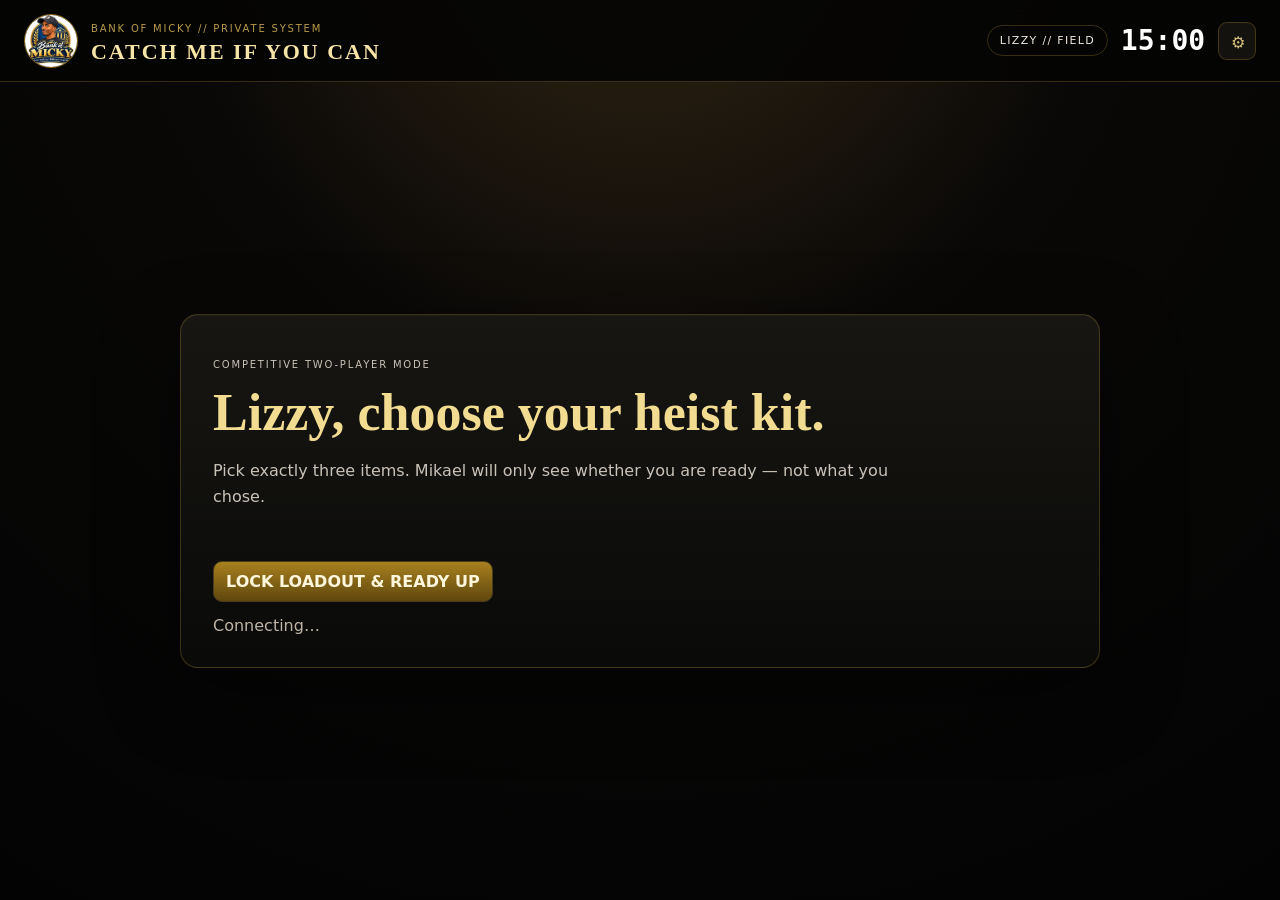
<file: bank-heist.html>
<!doctype html>
<html lang="en">
<head>
<meta charset="utf-8">
<meta name="viewport" content="width=device-width,initial-scale=1,viewport-fit=cover">
<title>Catch Me If You Can — Bank of Micky</title>
<link rel="stylesheet" href="bank-heist.css?v=20260930-cmiyc4">
</head>
<body>
<div id="app" class="app" data-role="lizzy">
  <header class="topbar">
    <div class="brand"><img src="heist-assets/bank-logo.webp" alt=""><div><small>BANK OF MICKY // PRIVATE SYSTEM</small><h1>CATCH ME IF YOU CAN</h1></div></div>
    <div class="topstats"><span id="rolePill" class="pill">LIZZY // FIELD</span><span id="timer" class="timer">15:00</span><button id="settingsBtn" class="iconBtn" title="Connection settings">⚙</button></div>
  </header>

  <main id="lobby" class="lobby">
    <section class="briefing glass">
      <p class="eyebrow">COMPETITIVE TWO-PLAYER MODE</p>
      <h2 id="lobbyTitle">Lizzy, choose your heist kit.</h2>
      <p id="lobbyText">Pick exactly three items. Mikael will only see whether you are ready — not what you chose.</p>
      <div id="loadoutGrid" class="loadoutGrid"></div>
      <div class="lobbyActions"><button id="readyBtn" class="primary">LOCK LOADOUT & READY UP</button><button id="startBtn" class="primary hidden">START 15-MINUTE HEIST</button><button id="resetBtn" class="danger hidden">RESET TEST</button></div>
      <div id="lobbyStatus" class="statusLine">Connecting…</div>
    </section>
  </main>

  <main id="game" class="game hidden">
    <section id="lizzyView" class="lizzyLayout">
      <article class="scene glass">
        <div id="sceneImage" class="sceneImage"></div>
        <div class="sceneShade"></div>
        <div class="sceneHud"><span id="roomKicker">CURRENT LOCATION</span><h2 id="roomTitle">Reception</h2><p id="roomDescription"></p></div>
        <div id="dangerBanner" class="dangerBanner hidden"></div>
        <div id="busyBanner" class="busyBanner hidden"></div>
      </article>
      <aside class="fieldPanel glass">
        <div class="moneyRow"><div><small>CARRYING</small><strong id="loot">MB0</strong></div><div><small>STRIKES</small><strong id="strikes">0 / 3</strong></div></div>
        <div id="fieldResult" class="resultBox"></div>
        <section><h3>Routes</h3><div id="routes" class="buttonGrid"></div></section>
        <section><h3>Room actions</h3><div id="roomActions" class="buttonGrid"></div></section>
        <section><h3>Equipment</h3><div id="equipment" class="equipment"></div></section>
        <section><h3>Clues</h3><div id="clues" class="clues"></div></section>
        <section class="dropRow"><button data-drop="2000">Drop MB2,000</button><button data-drop="5000">Drop MB5,000</button><button data-drop="all">Drop All</button></section>
      </aside>
    </section>

    <section id="hqView" class="hqLayout hidden">
      <article class="mapPanel glass">
        <div class="panelHead"><div><p class="eyebrow">PRESIDENTIAL SECURITY NETWORK</p><h2>Bank Map</h2></div><div class="power"><small>SECURITY POWER</small><strong id="power">100</strong><i><b id="powerBar"></b></i></div></div>
        <div id="hqAlert" class="hqAlert hidden"></div>
        <div id="bankMap" class="bankMap"></div>
        <div class="intelStrip">
          <div id="lastSeen" class="intelCard lastSeen"><small>LAST CONFIRMED</small><strong>NO CONFIRMED SIGHTING</strong><span>Use a camera check to confirm Lizzy.</span></div>
          <div id="lastActivity" class="intelCard lastActivity"><small>RECENT SENSOR SIGNAL</small><strong>NO RECENT ACTIVITY</strong><span>Door, noise, loot and motion sensors appear here.</span></div>
        </div>
        <div class="cameraMonitor">
          <div id="cameraPreview" class="cameraPreview">
            <div class="cameraNoise"></div>
            <div class="cameraOverlay"><small id="cameraRoomName">CAMERA NETWORK</small><strong id="cameraStatus">SELECT A CAMERA</strong><span id="cameraMeta">Camera checks create persistent snapshots and last-seen intelligence.</span></div>
          </div>
          <div id="cameraWall" class="cameraWall"></div>
        </div>
        <div id="hqResult" class="resultBox"></div>
      </article>
      <aside class="hqPanel glass">
        <section><h3>Camera network <span id="cameraCd" class="cd"></span></h3><div class="inline"><select id="cameraRoom"></select><button id="cameraBtn">CHECK LIVE FEED · 18⚡</button></div></section>
        <section><h3>Dispatch guard</h3><div class="inline"><select id="guardId"><option value="A">Guard A</option><option value="B">Guard B</option></select><select id="guardRoom"></select><button id="guardBtn">SEND · 15⚡</button></div><div id="guardStatus" class="miniCards"></div></section>
        <section><h3>Lock connection <span id="lockCd" class="cd"></span></h3><div class="inline"><select id="lockEdge"></select><button id="lockBtn">LOCK 8s · 25⚡</button></div></section>
        <section><h3>Zone scan <span id="scanCd" class="cd"></span></h3><div class="inline"><select id="scanZone"><option value="front">Front — Reception + Offices</option><option value="secure">Secure — Security + Deposits</option><option value="vault">Vault</option><option value="escape">Escape — Loading + Garage</option></select><button id="scanBtn">SCAN · 30⚡</button></div></section>
        <section><h3>Protect exit <span id="protectCd" class="cd"></span></h3><div class="inline"><select id="protectExit"><option value="garage">Garage</option><option value="loading_bay">Loading Bay</option></select><button id="protectBtn">PROTECT 12s · 28⚡</button></div></section>
        <section><h3>Incident feed <span class="feedHint">NEWEST FIRST</span></h3><div id="incidentFeed" class="feed"></div></section>
      </aside>
    </section>

    <aside class="comms glass">
      <div class="commsHead"><div><small>SECURE-ish CHANNEL</small><h3>Negotiation / Bluffing</h3></div><button id="toggleComms" class="iconBtn">—</button></div>
      <div id="chat" class="chat"></div>
      <div id="dealBox" class="dealBox hidden"></div>
      <form id="chatForm" class="chatForm"><input id="chatInput" maxlength="320" placeholder="Say something misleading…"><button>Send</button></form>
      <div id="dealControls" class="dealControls"></div>
      <div id="announcements" class="announcements hidden"></div>
    </aside>
  </main>

  <div id="endScreen" class="endScreen hidden"><div class="endCard glass"><img id="endPortrait" alt=""><p class="eyebrow" id="endEyebrow"></p><h2 id="endTitle"></h2><p id="endText"></p><div id="endMoney" class="endMoney"></div><button id="endClose">BACK TO HEIST SCREEN</button></div></div>

  <dialog id="settings" class="settings"><form method="dialog"><div class="dialogHead"><h3>Heist connection</h3><button value="cancel">×</button></div><label>Cloudflare Worker URL<input id="workerUrl" type="url" placeholder="https://…workers.dev/"></label><label id="hqKeyLabel" class="hidden">HQ Key<input id="hqKeyInput" type="password" autocomplete="off"></label><p>This test uses the same Cloudflare Worker/KV bridge as your other cross-device features.</p><button id="saveSettings" value="default" class="primary">Save & reconnect</button></form></dialog>

  <dialog id="targetDialog" class="targetDialog"><form method="dialog"><div class="dialogHead"><h3 id="targetTitle">Choose target</h3><button value="cancel">×</button></div><div id="targetButtons" class="buttonGrid"></div></form></dialog>
  <dialog id="vaultDialog" class="targetDialog"><form method="dialog" id="vaultForm"><div class="dialogHead"><h3>Crack the main vault</h3><button value="cancel">×</button></div><p>Combine the four digits you discovered around the bank.</p><input id="vaultCode" inputmode="numeric" maxlength="8" placeholder="••••"><button class="primary" value="default">TRY CODE</button></form></dialog>
  <dialog id="bribeDialog" class="targetDialog"><form method="dialog" id="bribeForm"><div class="dialogHead"><h3>Offer a bribe</h3><button value="cancel">×</button></div><p>This comes out of the loot you are carrying if Mikael accepts.</p><input id="bribeAmount" type="number" min="500" step="500" value="1000"><button class="primary" value="default">SEND OFFER</button></form></dialog>
</div>
<script src="bank-heist.js?v=20260930-cmiyc4"></script>
</body>
</html>
</file>
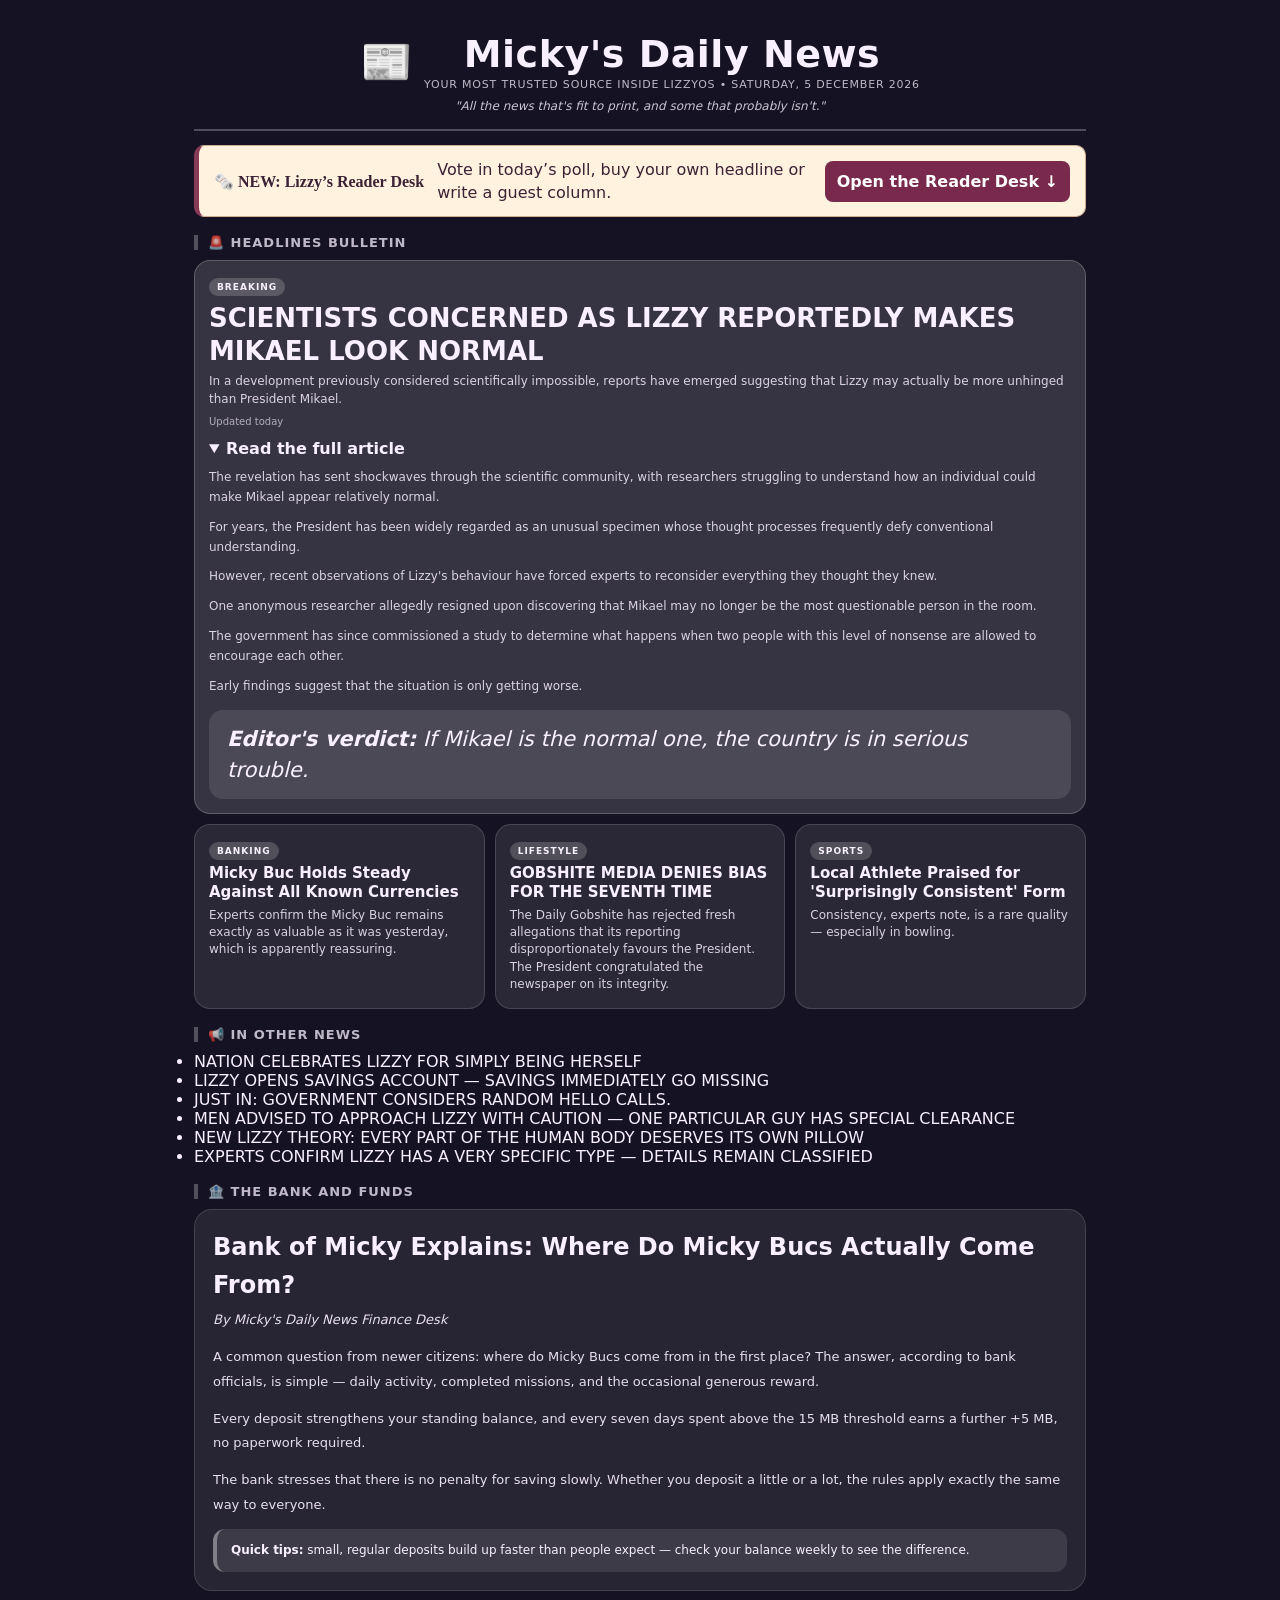
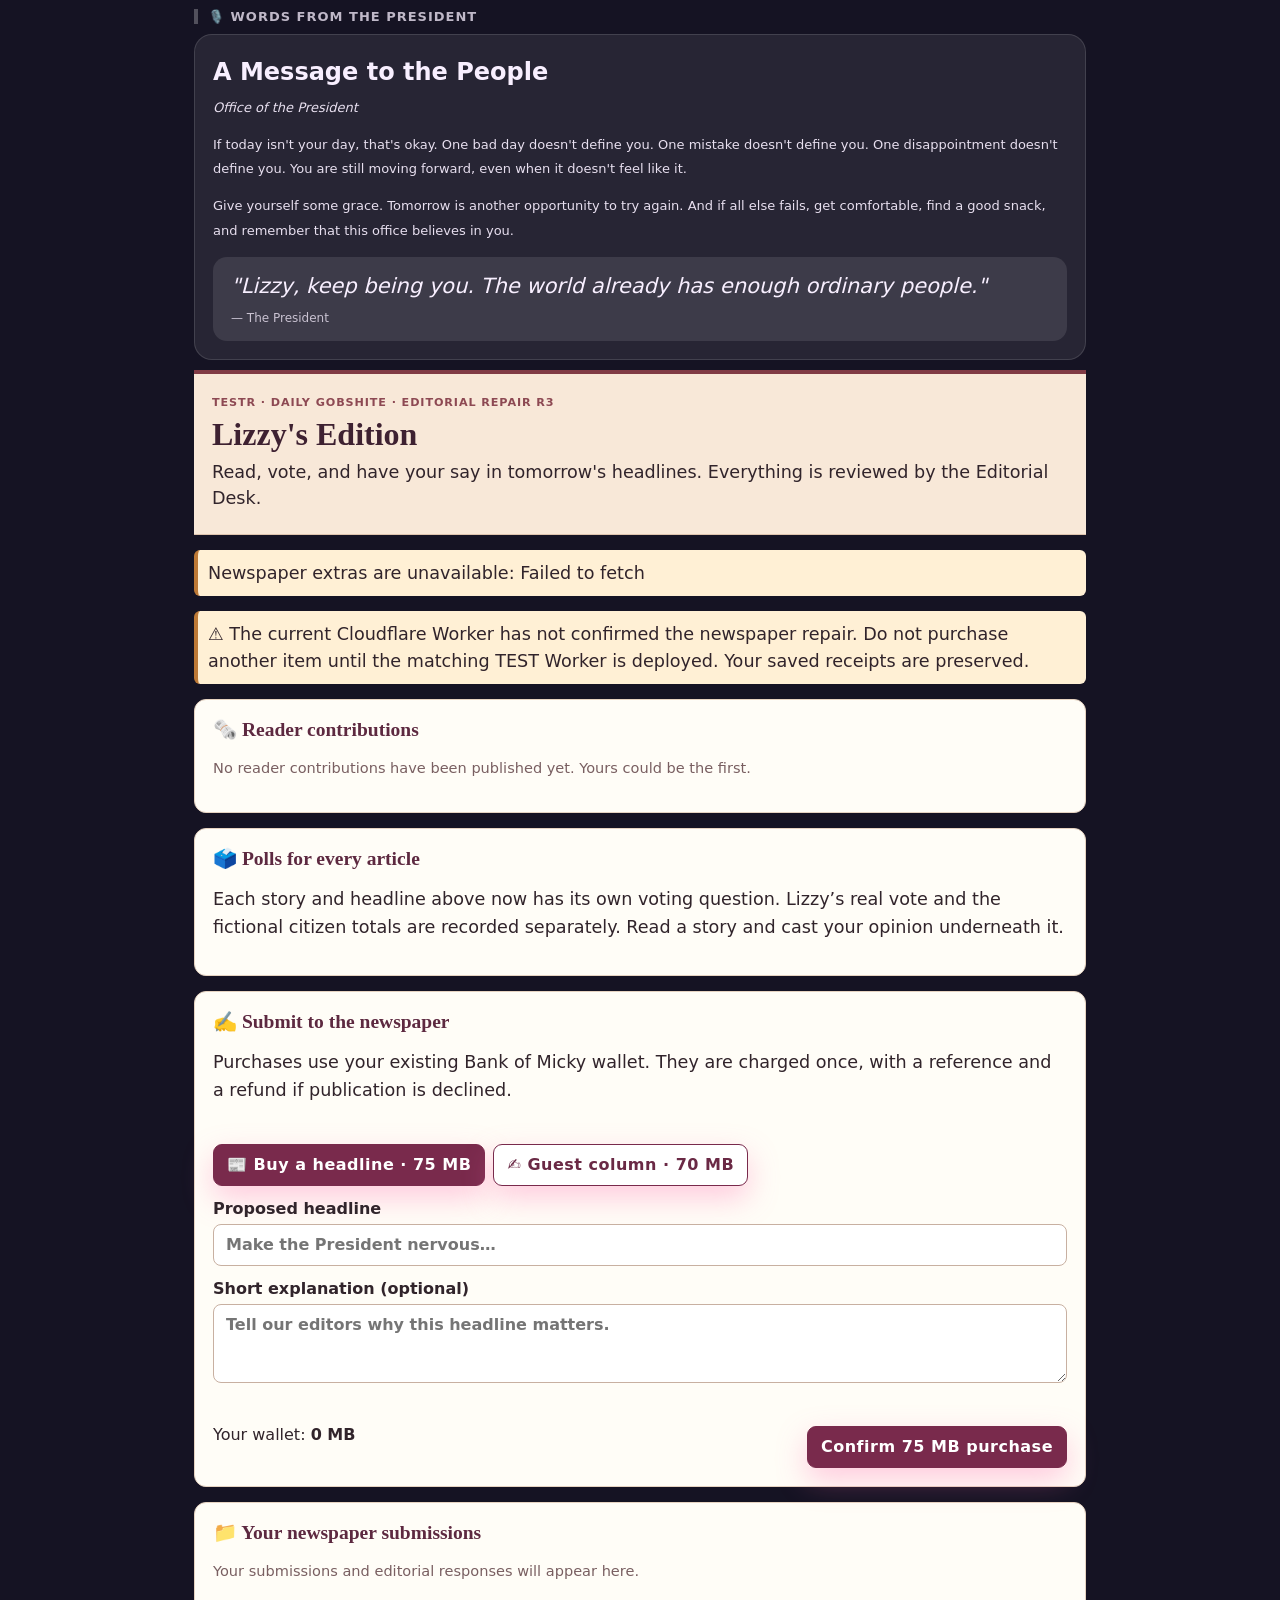
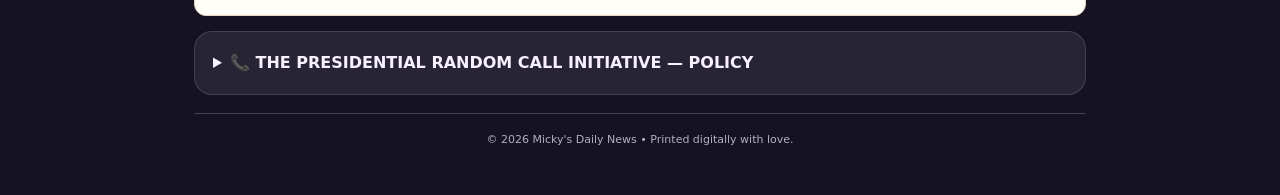
<file: daily-news-view.html>
<!doctype html><html lang="en"><head><meta charset="utf-8"><meta name="viewport" content="width=device-width,initial-scale=1"><title>LizzyOS — Daily Gobshite Edition</title><link rel="stylesheet" href="style.css?v=20261028-archive-release"><style>html,body{margin:0;min-height:100%;background:#151323;color:#f8efff}body{font-family:system-ui,Arial,sans-serif;padding:12px;box-sizing:border-box}#browserPage{max-width:950px;margin:auto;min-width:0}.newsPage{max-width:900px!important}.newsPage *{overflow-wrap:break-word}.newsHomeBtn{display:none!important}@media(max-width:650px){body{padding:6px}.newsPage{padding:8px!important}}</style></head><body><div id="browserAddress" style="position:absolute;clip-path:inset(50%);height:1px;width:1px;overflow:hidden"></div><main id="browserPage" aria-label="The same daily newspaper edition shown inside LizzyOS V3"></main><link rel="stylesheet" href="gobshite-part1.css?v=20261119-p1"><script>window.LIZZY_TELEGRAM_WORKER_URL="https://mickyhq-test.mulaudzimikael73.workers.dev/";</script><script src="internet.js?v=20261119-gob-p1"></script><script src="gobshite-part1.js?v=20261119-p1"></script><script>window.LizzyV3RenderDailyNews?.();</script></body></html>
</file>
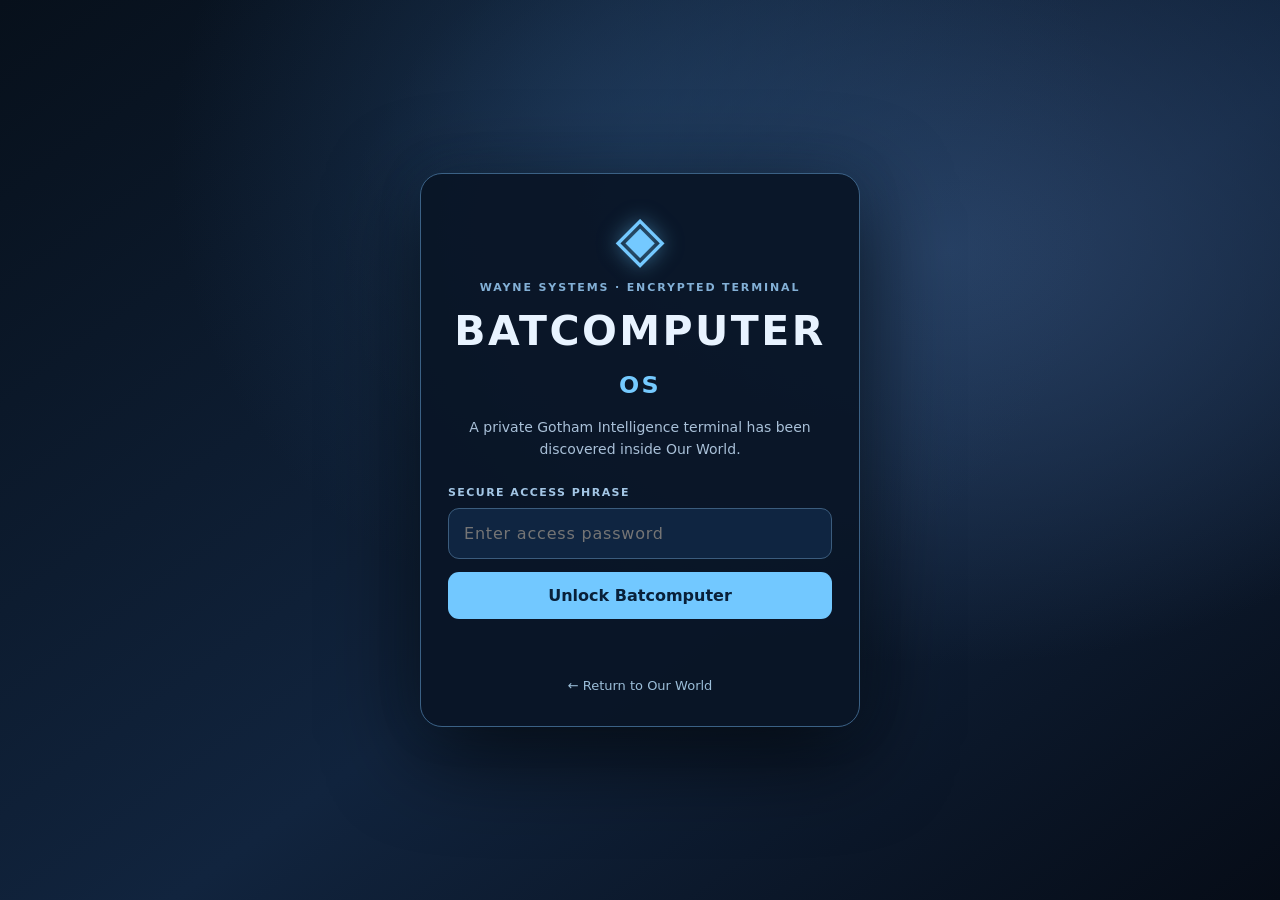
<file: gotham-computer.html>
<!doctype html>
<html lang="en"><head><meta charset="utf-8"><meta name="viewport" content="width=device-width,initial-scale=1,viewport-fit=cover">
<meta name="theme-color" content="#081222"><title>Batcomputer OS — Gotham Intelligence</title>
<link rel="stylesheet" href="gotham-computer.css?v=gotham-ai-r1-20261124"><link rel="stylesheet" href="gotham-stage3.css?v=gotham-ai-r1-20261124"></head>
<body>
<div id="gtApp" class="gt-app gt-wall-cave">
  <div id="gtBoot" class="gt-boot" hidden><div class="gt-boot-inner"><div class="gt-large-mark">◈</div><h1>WAYNE SYSTEMS</h1><p>GOTHAM INTELLIGENCE NETWORK</p><div class="gt-boot-track"><span></span></div><button id="gtSkipBoot">Skip startup</button></div></div>
  <section id="gtLock" class="gt-lock"><div class="gt-lock-card">
    <div class="gt-large-mark" aria-hidden="true">◈</div>
    <p class="gt-eyebrow">WAYNE SYSTEMS · ENCRYPTED TERMINAL</p>
    <h1>BATCOMPUTER <span>OS</span></h1>
    <p class="gt-lock-description">A private Gotham Intelligence terminal has been discovered inside Our World.</p>
    <form id="gtLoginForm" autocomplete="off"><label for="gtPassword">SECURE ACCESS PHRASE</label>
      <input type="password" id="gtPassword" required maxlength="100" placeholder="Enter access password" autocomplete="off">
      <button type="submit" id="gtUnlockButton">Unlock Batcomputer</button>
    </form>
    <p id="gtLoginStatus" class="gt-feedback" role="status"></p>
    <a class="gt-back" href="coop.html">← Return to Our World</a>
  </div></section>
  <section id="gtOS" class="gt-os" hidden>
    <header class="gt-os-top"><div><span class="gt-mark">◈</span><b>WAYNE SYSTEMS</b><small> / GOTHAM INTELLIGENCE</small></div><div class="gt-top-actions"><span id="gtUser">AGENT ELIZABETH KGANYAGO</span><button id="gtLockButton" type="button">⌁ Lock</button></div></header>
    <main id="gtDesktop" class="gt-desktop" aria-label="Batcomputer desktop">
      <div class="gt-wallmark" aria-hidden="true">GOTHAM<br><b>INTELLIGENCE</b><span>EST. WAYNE SYSTEMS</span></div>
      <div class="gt-icon-grid" id="gtIcons">
        <button data-app="alfred" class="gt-desktop-icon"><span>📑</span><b>Alfred's Reports</b></button>
        <button data-app="classified" class="gt-desktop-icon"><span>🗂️</span><b>Classified Archives</b></button>
        <button data-app="personnel" class="gt-desktop-icon"><span>🪪</span><b>Personnel Database</b></button>
        <button data-app="search" class="gt-desktop-icon"><span>🔎</span><b>Evidence Search</b></button>
        <button data-app="terminal" class="gt-desktop-icon"><span>▣</span><b>Secure Terminal</b></button>
        <button data-app="comms" class="gt-desktop-icon"><span>💬</span><b>Gotham Communications</b></button>
        <button data-app="correspondence" class="gt-desktop-icon"><span>💌</span><b>Dark Knight Letter</b></button>
        <button data-app="contract" class="gt-desktop-icon"><span>📜</span><b>Relationship Contract</b></button>
        <button data-app="recent" class="gt-desktop-icon"><span>🕒</span><b>Recent Activity</b></button>
        <button data-app="settings" class="gt-desktop-icon"><span>⚙️</span><b>System Settings</b></button>
      </div>
      <div id="gtWindowLayer" class="gt-windows" aria-live="polite"></div>
      <div id="gtNotice" class="gt-notice" role="status" hidden></div>
    </main>
    <footer class="gt-taskbar"><button id="gtStart" title="Applications">◈ <span>Apps</span></button><div id="gtTasks" class="gt-tasks"></div><div class="gt-clock"><span>● ONLINE</span><time id="gtTime"></time></div></footer>
  </section>
</div>
<link rel="stylesheet" href="gotham-chat.css?v=gotham-ai-r1-20261124"><script src="gotham-chat.js?v=gotham-cfai-r1-20261124"></script><script src="gotham-stage3.js?v=gotham-ai-r1-20261124"></script><script src="gotham-computer.js?v=gotham-ai-r1-20261124"></script>
</body></html>
</file>
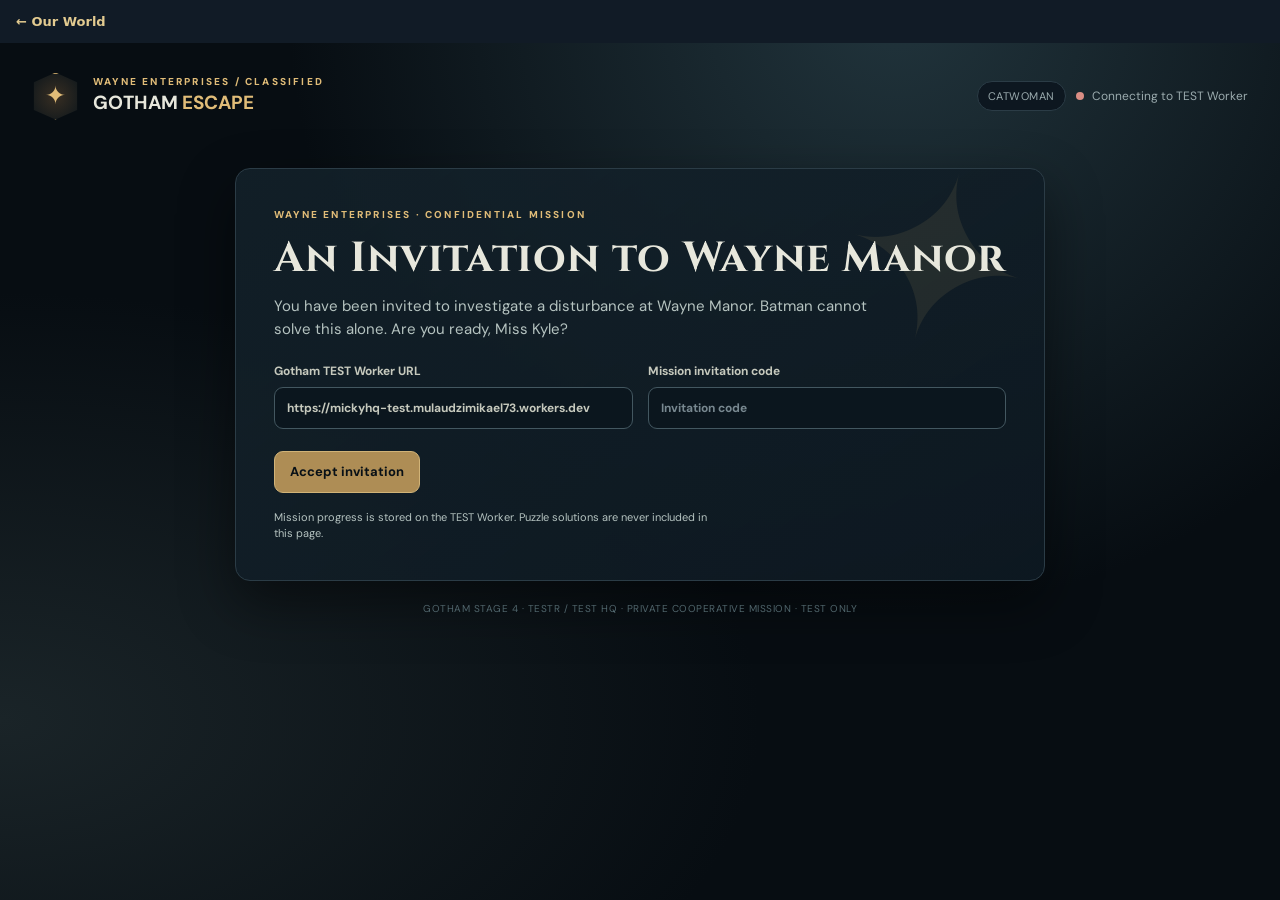
<file: gotham-escape.html>
<!doctype html>
<html lang="en" data-role="catwoman">
<head><meta charset="utf-8"/><meta name="viewport" content="width=device-width, initial-scale=1, viewport-fit=cover"/><meta name="referrer" content="no-referrer"/><meta name="theme-color" content="#0a141d"/>
<title>Gotham Escape Room — Catwoman</title><link rel="stylesheet" href="./gotham.css"/></head>
<body>
<div id="gotham-stage4-back" style="position:relative;z-index:50;padding:10px 16px;background:#111b26;text-align:left"><a href="./coop.html" style="font:600 13px system-ui,sans-serif;color:#e3cb90;text-decoration:none">← Our World</a></div>
<div class="shell">
<header class="top"><div class="identity"><div class="emblem" aria-hidden="true">✦</div><div><div class="eyebrow">Wayne Enterprises / Classified</div><div class="brand">GOTHAM <span class="gold">ESCAPE</span></div></div></div><div class="top-right"><span class="pill" id="role-id">Catwoman</span><div class="signal"><span class="dot off" id="connection-dot"></span><span id="connection-label">Connecting to TEST Worker</span></div></div></header>
<main>
<section id="welcome"></section>
<section id="briefing" class="hidden"></section>
<section id="play" class="hidden">
  <section class="chapter"><div><div class="eyebrow" id="room-counter">ROOM 1 OF 4</div><h1 id="chap-title">Wayne Manor Study</h1><p id="chap-sub">Investigate what the manor refuses to explain.</p></div><div style="min-width:160px"><div class="eyebrow" style="text-align:right;margin-bottom:8px" id="num-done">0/12</div><div class="progress" id="progress" aria-label="Mission progress"></div></div></section>
  <div id="game-interface"><div class="layout"><section class="mainpanel"><div class="roomframe"><div id="scene"></div><div class="scene-label"><span><strong id="scene-title">Wayne Manor Study</strong><span style="display:block" id="scene-caption">Explore interactive objects.</span></span><span class="pill" id="mission-status">PUZZLE 1 / 12</span></div></div><p class="scene-hint">◉ Tap a highlighted marker to inspect its object. Each operative has a different perspective.</p>
    <div class="switchbar"><button data-tab="scene" class="tab active">◈ Scene</button><button data-tab="evidence" class="tab">▦ Evidence</button><button data-tab="alfred" class="tab">♧ Alfred</button><button data-tab="settings" class="tab">⚙ Settings</button></div>
    <section id="tab-scene" class="pane card"><h2>Field investigation</h2><div id="detail" class="detail hidden"></div><p class="muted" style="font-size:13px">Select an evidence point in the room or in the investigation console. Discovered clues are saved automatically and can be shared with your partner.</p></section>
    <section id="tab-evidence" class="pane card hidden"><h2>Evidence board</h2><p class="fine" style="margin-bottom:12px">Personal findings and intentionally shared clues; information remains role-specific until it is shared.</p><div id="evidence-list" class="evidence-list"></div></section>
    <section id="tab-alfred" class="pane card hidden"><div class="eyebrow">Batcomputer communications</div><h2>Alfred Pennyworth</h2><p class="fine" style="margin-bottom:14px">Alfred can converse and guide, but he cannot disclose puzzle answers or undiscovered evidence.</p><div id="chat-log" class="chat-log" aria-live="polite"></div><div class="chat-box"><input class="input" id="chat-input" placeholder="Ask Alfred a question..." maxlength="480" aria-label="Message Alfred"/><button class="btn primary" id="chat-send">Send</button></div></section>
    <section id="tab-settings" class="pane card hidden"><h2>Mission settings</h2><label class="field" style="flex-direction:row;align-items:center;margin:12px 0"><input type="checkbox" id="audio-toggle"/> Atmospheric interaction sounds</label><label class="field" style="flex-direction:row;align-items:center;margin:12px 0"><input type="checkbox" id="motion-toggle"/> Reduce animated effects</label><div class="sep"></div><button class="btn secondary small" id="disconnect">Disconnect this screen</button><div id="admin-controls" class="hidden" style="margin-top:12px"><button class="btn secondary small" id="pause-mission">Pause / resume mission (HQ)</button></div><p class="fine" style="margin-top:10px">No game answers are available from this panel. Your progress remains saved on the TEST Worker.</p></section>
  </section><aside class="console card" id="console-body" aria-live="polite"></aside></div></div>
  <section id="complete-panel" class="hidden"></section>
</section>
</main><div class="foot">GOTHAM STAGE 4 · TESTR / TEST HQ · PRIVATE COOPERATIVE MISSION · TEST ONLY</div></div>
<div id="chapter-overlay" class="modalwrap hidden" aria-live="polite"></div>
<div id="toast" class="toast" role="status" aria-live="polite"></div>
<div class="modalwrap hidden" id="hint-modal"><div class="modal card"><div class="eyebrow" id="hint-level">Alfred · Hint</div><h2 style="margin:10px 0">A quiet word from Alfred</h2><p style="color:#cbd9d3;margin-bottom:18px" id="hint-text"></p><button class="btn primary" id="close-hint">Return to investigation</button></div></div>
<script type="module" src="./gotham-game.js"></script>
</body></html>
</file>
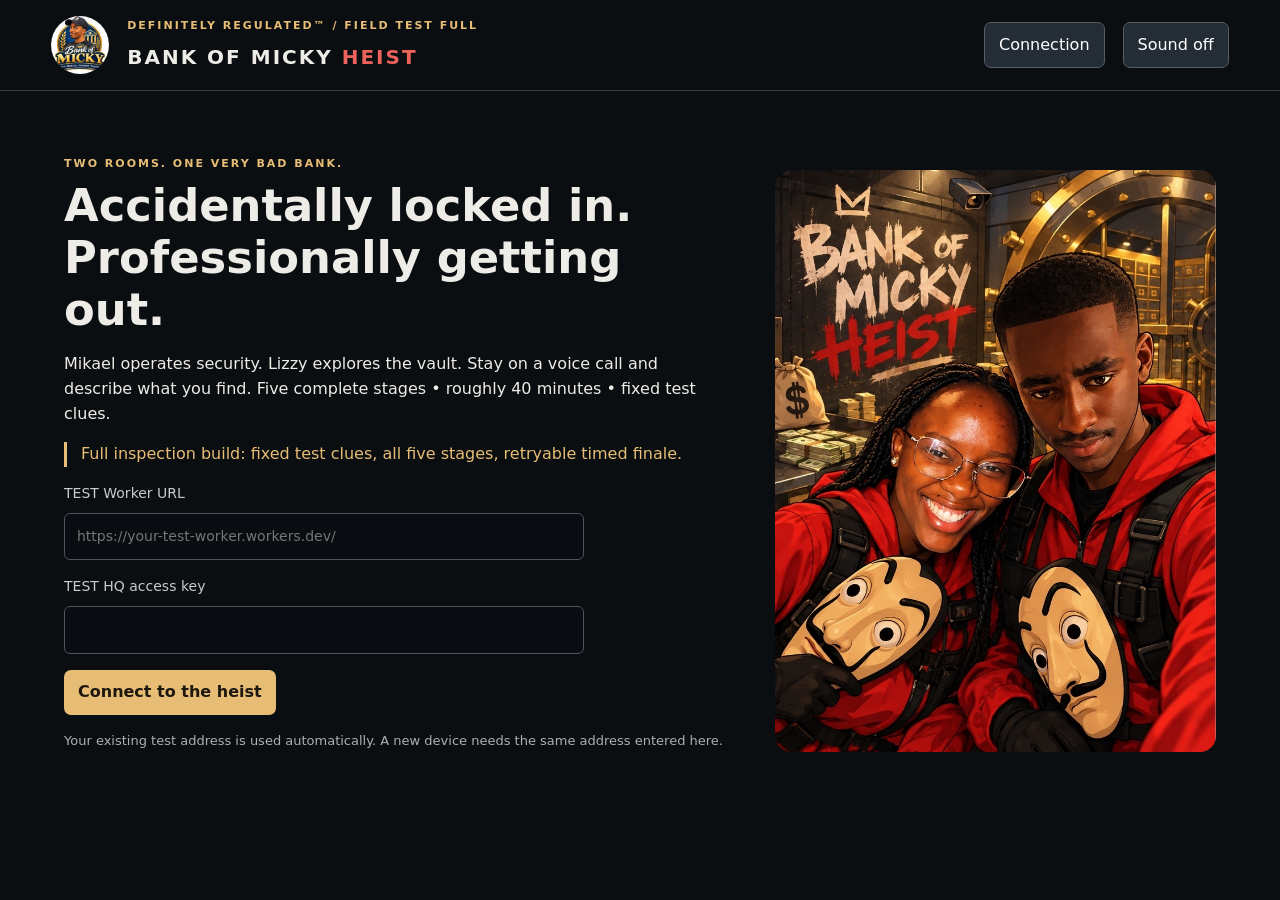
<file: heist-room.html>
<!doctype html><html lang="en"><head><meta charset="utf-8"><meta name="viewport" content="width=device-width,initial-scale=1"><title>Bank of Micky • Heist Test</title><link rel="stylesheet" href="heist-room.css?v=full1"></head><body>
<header><img src="heist-assets/bank-logo.png" alt="Bank of Micky logo"><div><p class="eyebrow">DEFINITELY REGULATED™ / FIELD TEST FULL</p><strong>BANK OF MICKY <span>HEIST</span></strong></div><button id="settingsButton">Connection</button><button id="soundButton" aria-pressed="false">Sound off</button></header>
<section id="setup" class="setup"><div><p class="eyebrow">TWO ROOMS. ONE VERY BAD BANK.</p><h1>Accidentally locked in.<br>Professionally getting out.</h1><p>Mikael operates security. Lizzy explores the vault. Stay on a voice call and describe what you find. Five complete stages • roughly 40 minutes • fixed test clues.</p><p class="warning">Full inspection build: fixed test clues, all five stages, retryable timed finale.</p><form id="connectForm"><label>TEST Worker URL<input id="workerInput" type="url" required placeholder="https://your-test-worker.workers.dev/"></label><label id="keyLabel">TEST HQ access key<input id="keyInput" type="password" autocomplete="off"></label><button class="primary">Connect to the heist</button></form><p id="setupStatus" role="status"></p><p class="muted">Your existing test address is used automatically. A new device needs the same address entered here.</p></div><img src="heist-assets/together.jpg" alt="Mikael and Lizzy in red heist outfits"></section>
<main id="game" hidden><section class="mission"><div class="identity"><img id="avatar" alt="Player portrait"><div><p id="roleLabel" class="eyebrow"></p><h1 id="stageTitle"></h1></div></div><div class="telemetry"><span id="connectionStatus" role="status">Connecting…</span><span id="clock">00:00</span><small>Target ≈ 40 min • no timeout</small></div></section><nav id="progress" aria-label="Mission progress"></nav>
<div class="layout"><div><section id="scene" class="scene" aria-label="Interactive room"><div class="sceneShade"></div><div class="sceneCaption"><span class="eyebrow">CLICK THE NUMBERED INSPECTION POINTS</span><h2 id="roomTitle"></h2></div><div id="hotspots"></div><div class="bankSign">WARNING: Definitely Regulated™ security protocol engaged.</div></section><div id="objects" class="objects"></div><section class="panel"><p class="eyebrow">PRIVATE FIELD NOTES</p><label for="notes">Write clues from your call. Saved only on this browser.</label><textarea id="notes" placeholder="Symbols, dates, wire colours…"></textarea></section></div>
<aside><section class="panel task"><p class="eyebrow">CURRENT OBJECTIVE</p><h2 id="taskTitle"></h2><p id="turn"></p><form id="answerForm"><label id="answerLabel" for="answer"></label><input id="answer" autocomplete="off" maxlength="120"><div id="routeInput" hidden><div id="floorGrid" class="grid"></div><p id="routeText"></p><button id="clearRoute" type="button">Clear planned route</button></div><div id="pressureInput" hidden><div id="cargoControls"></div><p id="plateSummary"></p></div><div id="wheelInput" hidden><div id="lockWheels"></div></div><button id="submit" class="primary">Operate control</button></form><div id="syncPanel" hidden><div id="syncClock">15s</div><p id="syncStatus"></p><p id="syncAdvice"></p><small id="attemptLabel"></small><button id="syncButton" class="primary">Release</button><button id="retrySync">Retry release window</button></div><p id="result" role="status"></p><button id="hintButton">Request a hint</button><p id="hint" hidden></p></section><section class="panel"><p class="eyebrow">MISSION FEED</p><ol id="feed"></ol><button id="refreshButton">Refresh shared progress</button><button id="resetButton" class="danger">New test run</button></section><section id="complete" class="panel" hidden><h2>ESCAPE SUCCESSFUL</h2><p>You escaped the vault. Unfortunately, the Bank of Micky would like a word.</p><p>All five stages cleared. Your shared escape is saved.</p><img src="heist-assets/together.jpg" alt="Your heist team"></section></aside></div></main>
<dialog id="clueDialog"><button id="closeDialog" class="close" aria-label="Close clue">Close ×</button><div id="clueContent"></div></dialog><script src="heist-room.js?v=full1"></script></body></html>
</file>
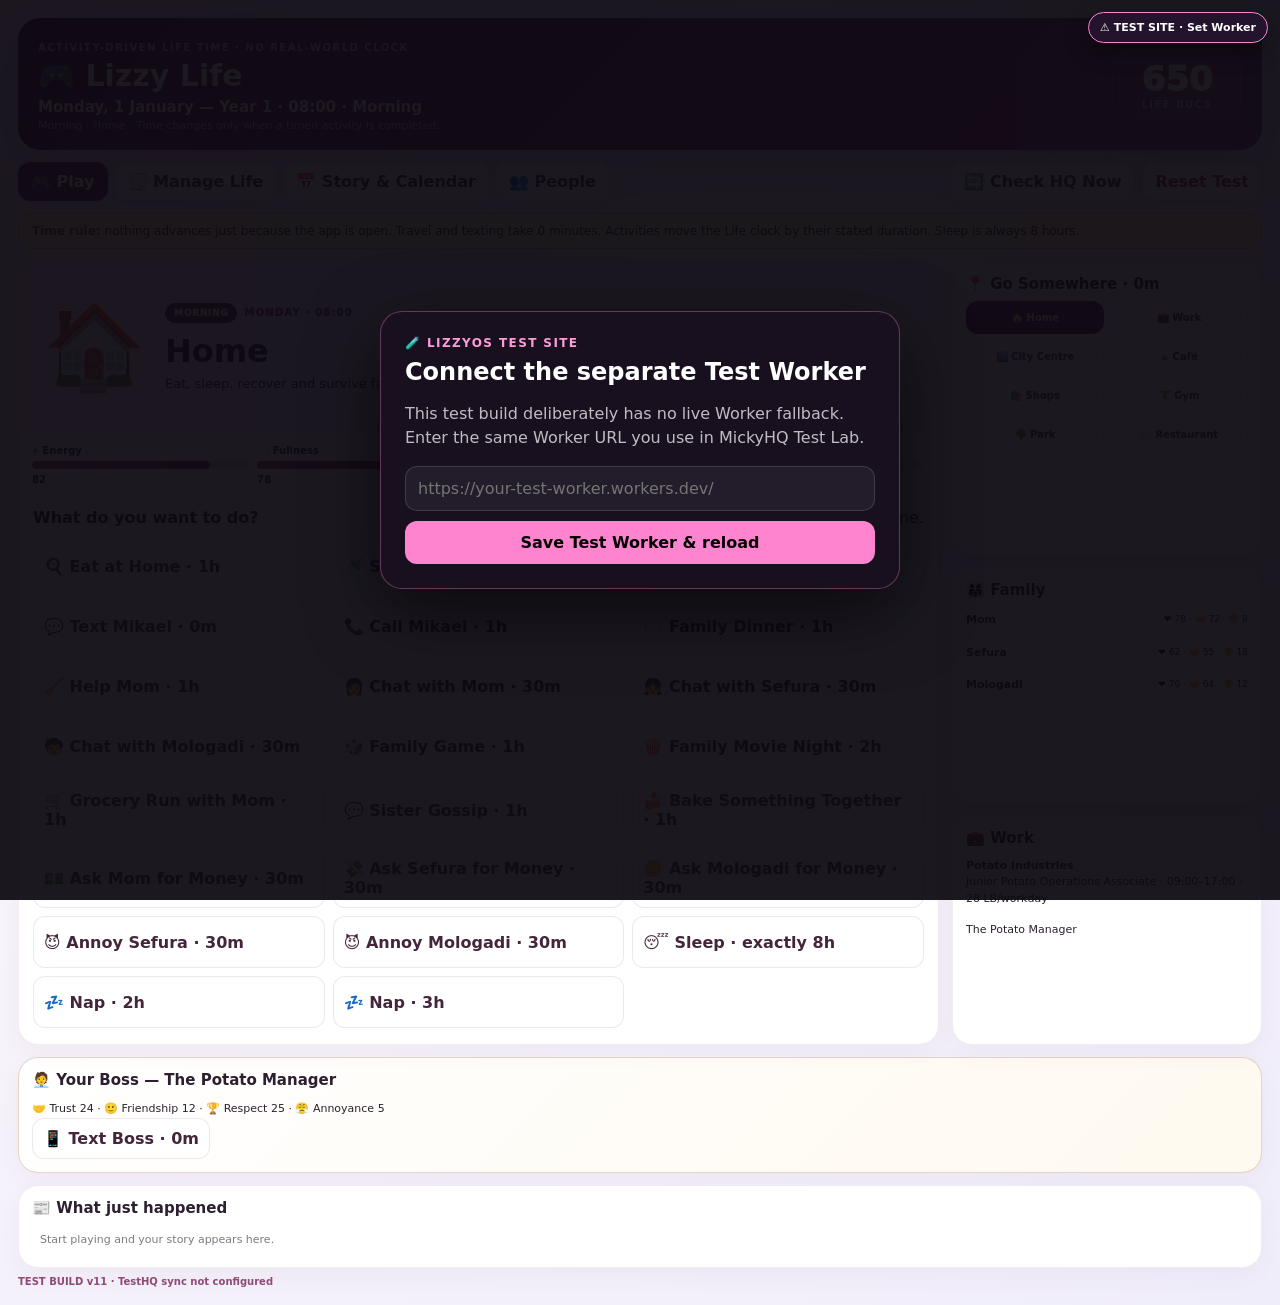
<file: life-game.html>
<!doctype html>
<html lang="en">
<head>
<meta charset="utf-8">
<meta name="viewport" content="width=device-width,initial-scale=1">
<title>Lizzy Life — Test</title>
<link rel="stylesheet" href="life-game.css?v=20260928-lifev11">
<script src="test-site-config.js?v=20260928-lifev11"></script>
</head>
<body>
<div id="lifeGameRoot"></div>
<script src="life-game.js?v=20260928-lifev11"></script>
</body>
</html>
</file>
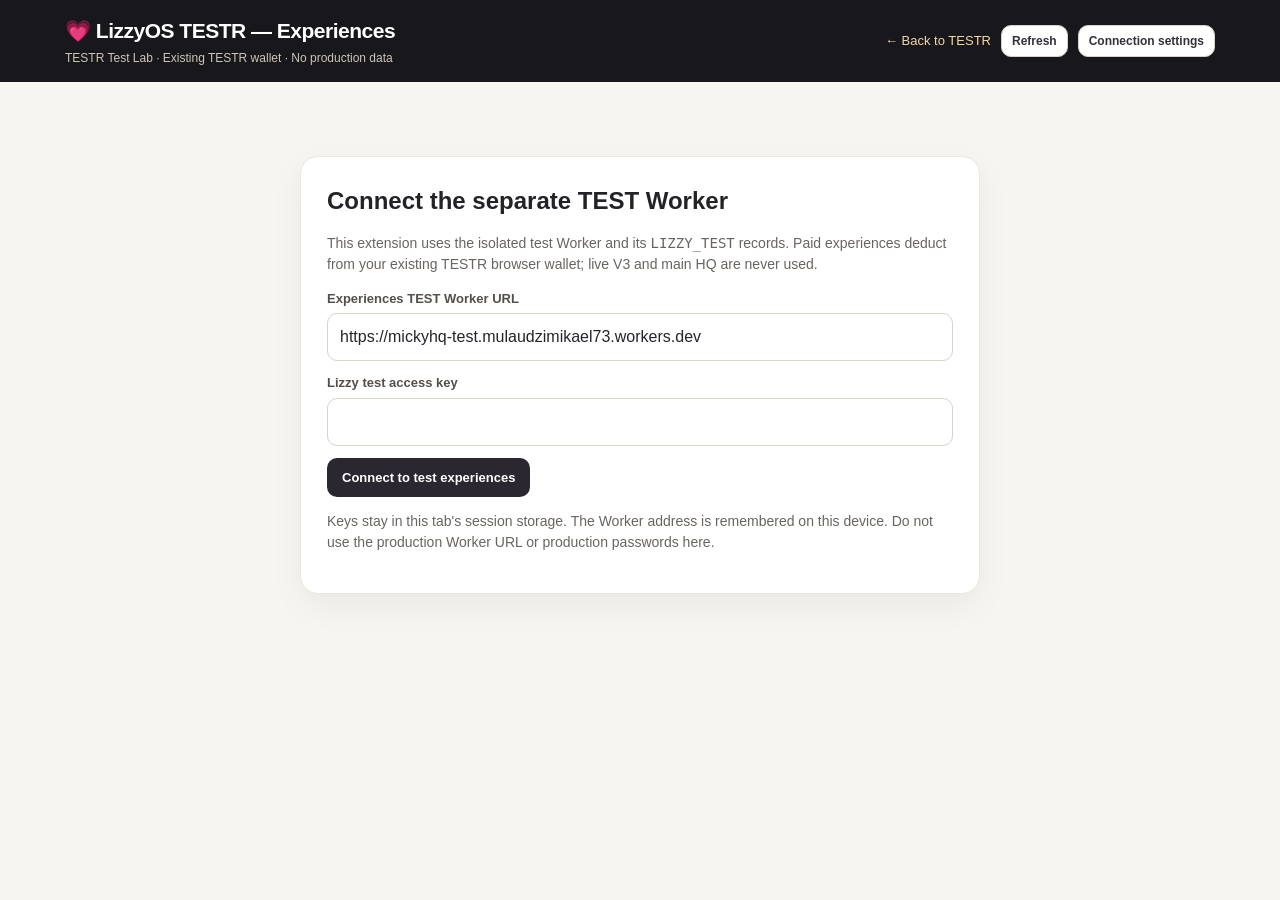
<file: lizzy-experiences.html>
<!DOCTYPE html><html lang="en"><head><meta charset="utf-8"><meta name="viewport" content="width=device-width,initial-scale=1"><meta name="robots" content="noindex,nofollow"><title>LizzyOS TESTR | New Experiences</title><link rel="stylesheet" href="expansion-ui.css"></head><body data-role="lizzy"><header><div><h1>💗 LizzyOS TESTR — Experiences</h1><p>TESTR Test Lab · Existing TESTR wallet · No production data</p></div><div class="headlinks"><a href="./index.html">← Back to TESTR</a><button class="btn small secondary" id="manualrefresh">Refresh</button><button class="btn small secondary" id="reconnect">Connection settings</button></div></header><main><div id="setup"></div><div id="app" hidden></div></main><div id="toast" role="status" hidden></div><script type="module" src="expansion-core.js"></script></body></html>
</file>
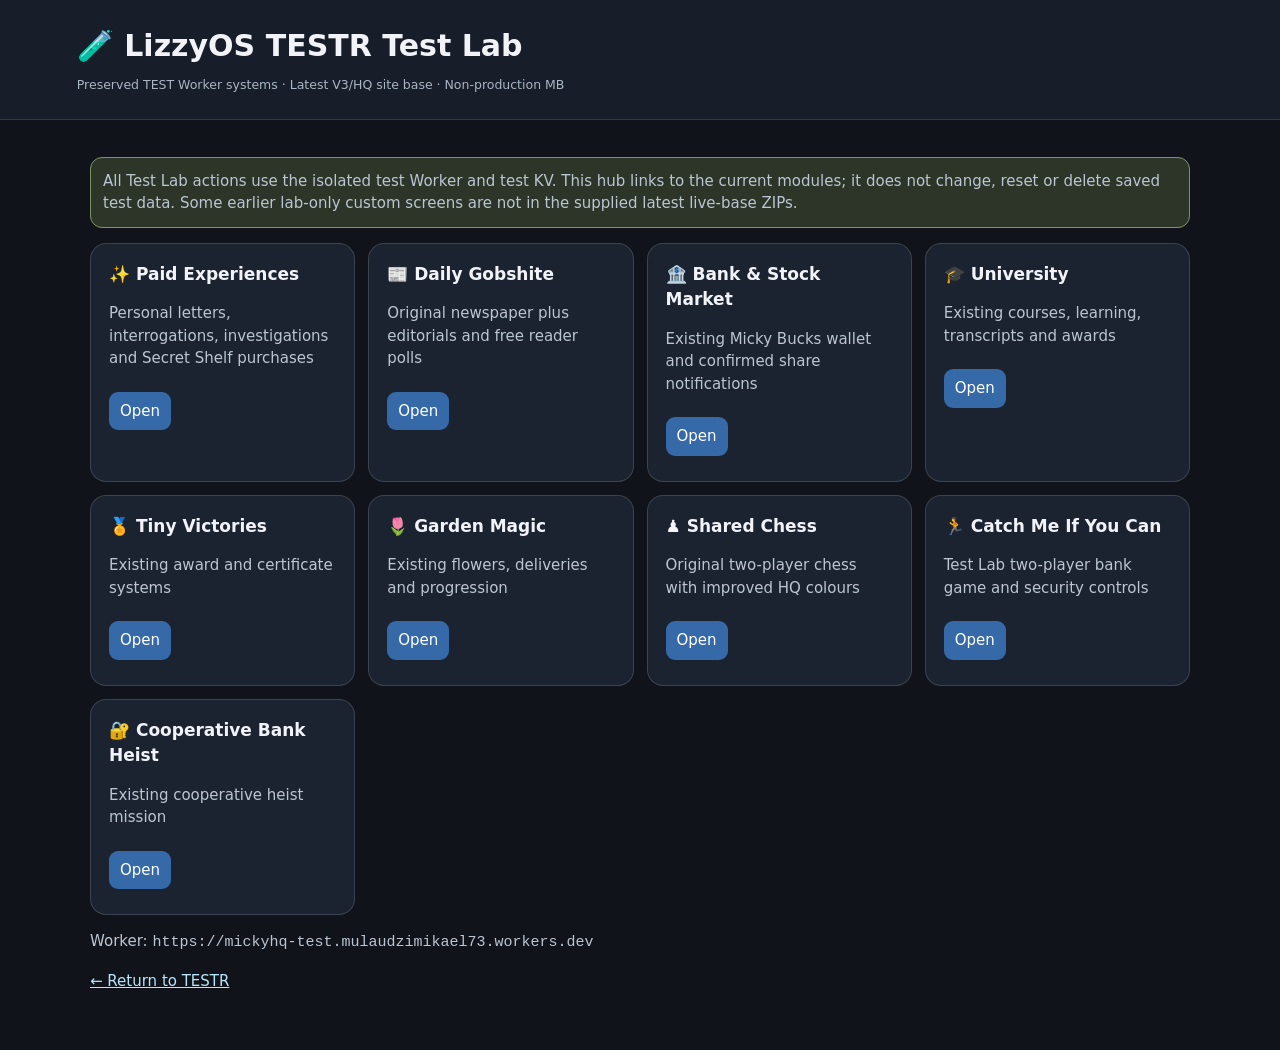
<file: test-lab.html>
<!doctype html><html lang="en"><head><meta charset="utf-8"><meta name="viewport" content="width=device-width,initial-scale=1"><meta name="robots" content="noindex,nofollow"><title>LizzyOS TESTR · Test Lab</title><style>body{background:#101319;color:#f1f3f8;font:15px/1.5 system-ui;margin:0}header{background:#171d29;padding:23px 6vw;border-bottom:1px solid #ffffff20}a{color:#b8e5fa}h1{margin:0 0 5px}main{max-width:1100px;margin:auto;padding:22px 18px 60px}p{color:#bcc5d2}.grid{display:grid;grid-template-columns:repeat(auto-fit,minmax(230px,1fr));gap:13px}.card{border:1px solid #ffffff25;background:#1b2331;border-radius:16px;padding:18px}.card h2{font-size:17px;margin:0 0 5px}.card a{display:inline-block;background:#3569a7;border-radius:9px;color:white;text-decoration:none;padding:8px 11px;margin:7px 0}.note{padding:12px;border:1px solid #7f9368;background:#2c3528;border-radius:12px}small{color:#aab6c3}code{overflow-wrap:anywhere}</style></head><body><header><h1>🧪 LizzyOS TESTR Test Lab</h1><small>Preserved TEST Worker systems · Latest V3/HQ site base · Non-production MB</small></header><main><p class="note">All Test Lab actions use the isolated test Worker and test KV. This hub links to the current modules; it does not change, reset or delete saved test data. Some earlier lab-only custom screens are not in the supplied latest live-base ZIPs.</p><div class="grid"><article class="card"><h2>✨ Paid Experiences</h2><p>Personal letters, interrogations, investigations and Secret Shelf purchases</p><a href="lizzy-experiences.html">Open</a></article>
<article class="card"><h2>📰 Daily Gobshite</h2><p>Original newspaper plus editorials and free reader polls</p><a href="lizzy-experiences.html">Open</a></article>
<article class="card"><h2>🏦 Bank & Stock Market</h2><p>Existing Micky Bucks wallet and confirmed share notifications</p><a href="index.html">Open</a></article>
<article class="card"><h2>🎓 University</h2><p>Existing courses, learning, transcripts and awards</p><a href="index.html">Open</a></article>
<article class="card"><h2>🏅 Tiny Victories</h2><p>Existing award and certificate systems</p><a href="index.html">Open</a></article>
<article class="card"><h2>🌷 Garden Magic</h2><p>Existing flowers, deliveries and progression</p><a href="index.html">Open</a></article>
<article class="card"><h2>♟️ Shared Chess</h2><p>Original two-player chess with improved HQ colours</p><a href="index.html">Open</a></article>
<article class="card"><h2>🏃 Catch Me If You Can</h2><p>Test Lab two-player bank game and security controls</p><a href="bank-heist.html">Open</a></article>
<article class="card"><h2>🔐 Cooperative Bank Heist</h2><p>Existing cooperative heist mission</p><a href="heist-room.html">Open</a></article></div><p>Worker: <code>https://mickyhq-test.mulaudzimikael73.workers.dev</code></p><a href="index.html">← Return to TESTR</a></main></body></html>
</file>
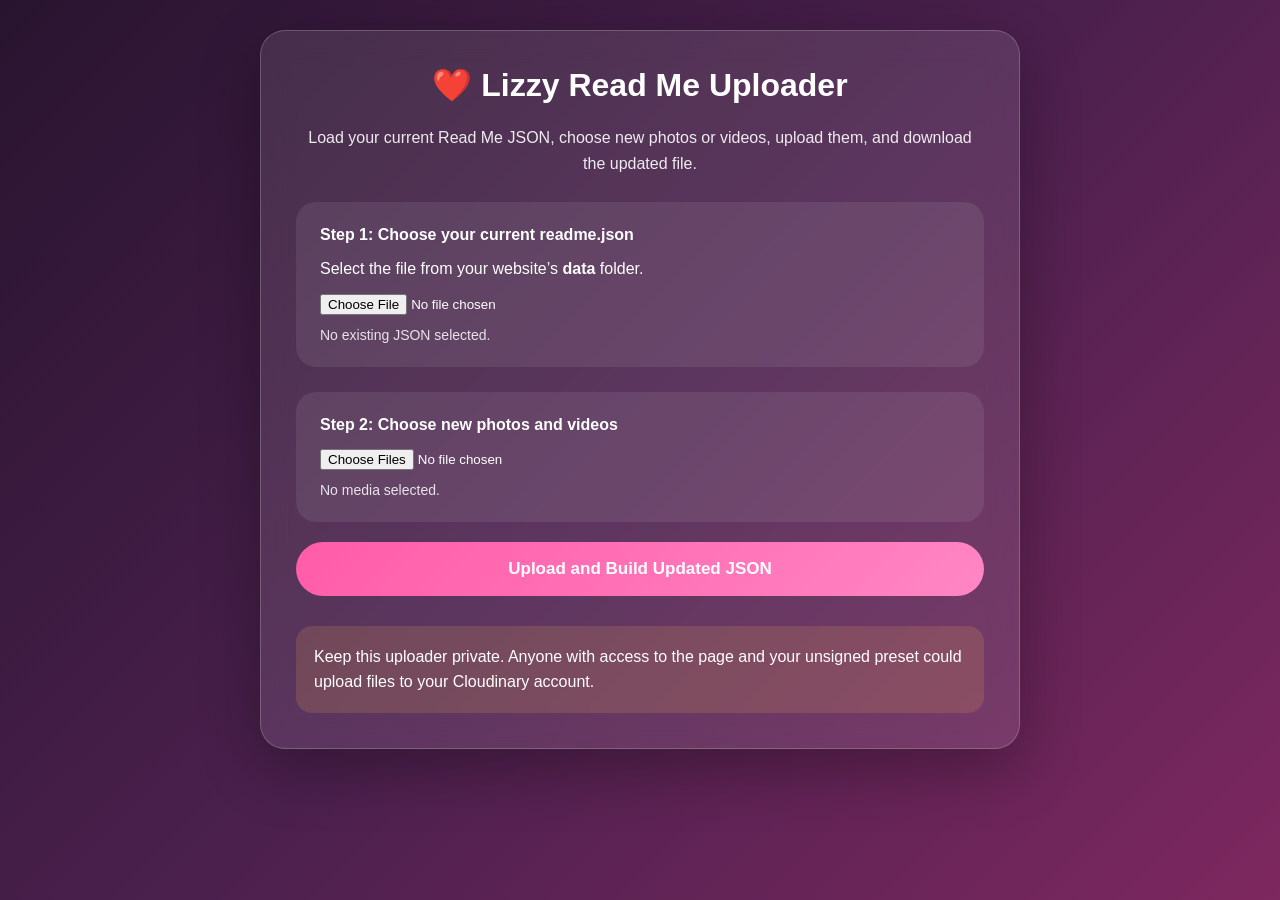
<file: upload.html>
<!DOCTYPE html>
<html lang="en">

<head>
    <meta charset="UTF-8">
    <meta name="viewport" content="width=device-width, initial-scale=1.0">

    <title>Lizzy Read Me Uploader</title>

    <style>
        * {
            box-sizing: border-box;
        }

        body {
            margin: 0;
            min-height: 100vh;
            padding: 30px 15px;
            font-family: Arial, sans-serif;
            color: white;
            background: linear-gradient(
                135deg,
                #28142f,
                #4b204d,
                #7d285f
            );
        }

        .uploader {
            width: min(760px, 100%);
            margin: 0 auto;
            padding: 35px;
            border: 1px solid rgba(255, 255, 255, 0.2);
            border-radius: 25px;
            background: rgba(255, 255, 255, 0.1);
            box-shadow: 0 20px 60px rgba(0, 0, 0, 0.3);
            backdrop-filter: blur(16px);
        }

        h1,
        h2 {
            text-align: center;
        }

        h1 {
            margin-top: 0;
        }

        .description {
            line-height: 1.6;
            text-align: center;
            opacity: 0.9;
        }

        .section {
            margin-top: 25px;
            padding: 24px;
            border-radius: 20px;
            background: rgba(255, 255, 255, 0.08);
        }

        .section strong {
            display: block;
            margin-bottom: 10px;
        }

        input[type="file"] {
            display: block;
            width: 100%;
            margin-top: 15px;
            color: white;
        }

        button {
            width: 100%;
            margin-top: 20px;
            padding: 17px;
            border: none;
            border-radius: 999px;
            font-size: 17px;
            font-weight: bold;
            color: white;
            background: linear-gradient(135deg, #ff5ca8, #ff86c4);
            cursor: pointer;
        }

        button:hover {
            transform: translateY(-2px);
        }

        button:disabled {
            cursor: not-allowed;
            opacity: 0.5;
            transform: none;
        }

        #status {
            margin-top: 25px;
            line-height: 1.7;
            text-align: center;
        }

        .progressOuter {
            display: none;
            height: 12px;
            margin-top: 25px;
            overflow: hidden;
            border-radius: 999px;
            background: rgba(255, 255, 255, 0.18);
        }

        #progressBar {
            width: 0%;
            height: 100%;
            transition: width 0.3s;
            background: white;
        }

        .results {
            margin-top: 35px;
        }

        textarea {
            width: 100%;
            min-height: 280px;
            padding: 18px;
            resize: vertical;
            border: none;
            border-radius: 16px;
            font-family: Consolas, monospace;
            font-size: 14px;
            line-height: 1.5;
        }

        .secondaryButton {
            background: rgba(255, 255, 255, 0.18);
        }

        .downloadButton {
            background: linear-gradient(135deg, #ff4f9a, #ff79bd);
        }

        .hidden {
            display: none;
        }

        .warning {
            margin-top: 30px;
            padding: 18px;
            border-radius: 16px;
            line-height: 1.6;
            background: rgba(255, 190, 80, 0.15);
        }

        .fileCount {
            margin-top: 12px;
            font-size: 14px;
            opacity: 0.85;
        }

        @media (max-width: 600px) {
            .uploader {
                padding: 22px;
            }
        }
    </style>
</head>

<body>

    <main class="uploader">

        <h1>❤️ Lizzy Read Me Uploader</h1>

        <p class="description">
            Load your current Read Me JSON, choose new photos or videos,
            upload them, and download the updated file.
        </p>

        <section class="section">

            <strong>Step 1: Choose your current readme.json</strong>

            <p>
                Select the file from your website’s
                <b>data</b> folder.
            </p>

            <input
                id="existingJsonInput"
                type="file"
                accept=".json,application/json"
            >

            <div id="existingStatus" class="fileCount">
                No existing JSON selected.
            </div>

        </section>

        <section class="section">

            <strong>Step 2: Choose new photos and videos</strong>

            <input
                id="mediaInput"
                type="file"
                accept="image/*,video/*"
                multiple
            >

            <div id="mediaStatus" class="fileCount">
                No media selected.
            </div>

        </section>

        <button id="uploadButton">
            Upload and Build Updated JSON
        </button>

        <div class="progressOuter" id="progressOuter">
            <div id="progressBar"></div>
        </div>

        <div id="status"></div>

        <section id="resultsSection" class="results hidden">

            <h2>Updated readme.json</h2>

            <textarea id="jsonOutput" readonly></textarea>

            <button id="downloadButton" class="downloadButton">
                Download Updated readme.json
            </button>

            <button id="copyButton" class="secondaryButton">
                Copy JSON
            </button>

        </section>

        <div class="warning">
            Keep this uploader private. Anyone with access to the page and
            your unsigned preset could upload files to your Cloudinary account.
        </div>

    </main>

    <script>
        const CLOUD_NAME = "bdfevohg";
        const UPLOAD_PRESET = "readme_upload";

        const existingJsonInput =
            document.getElementById("existingJsonInput");

        const mediaInput =
            document.getElementById("mediaInput");

        const existingStatus =
            document.getElementById("existingStatus");

        const mediaStatus =
            document.getElementById("mediaStatus");

        const uploadButton =
            document.getElementById("uploadButton");

        const statusBox =
            document.getElementById("status");

        const progressOuter =
            document.getElementById("progressOuter");

        const progressBar =
            document.getElementById("progressBar");

        const resultsSection =
            document.getElementById("resultsSection");

        const jsonOutput =
            document.getElementById("jsonOutput");

        const downloadButton =
            document.getElementById("downloadButton");

        const copyButton =
            document.getElementById("copyButton");

        let existingMemories = [];
        let finalMemories = [];

        existingJsonInput.addEventListener(
            "change",
            loadExistingJson
        );

        mediaInput.addEventListener(
            "change",
            showMediaCount
        );

        uploadButton.addEventListener(
            "click",
            uploadFiles
        );

        downloadButton.addEventListener(
            "click",
            downloadJson
        );

        copyButton.addEventListener(
            "click",
            copyJson
        );

        async function loadExistingJson() {
            const file = existingJsonInput.files[0];

            if (!file) {
                existingMemories = [];
                existingStatus.textContent =
                    "No existing JSON selected.";
                return;
            }

            try {
                const text = await file.text();
                const parsedData = JSON.parse(text);

                if (!Array.isArray(parsedData)) {
                    throw new Error(
                        "The JSON must contain a list of memories."
                    );
                }

                existingMemories = parsedData;

                existingStatus.textContent =
                    `✅ Loaded ${existingMemories.length} existing item(s).`;
            } catch (error) {
                existingMemories = [];

                existingStatus.textContent =
                    "❌ This JSON file could not be read.";

                console.error(error);
            }
        }

        function showMediaCount() {
            const files = Array.from(mediaInput.files);

            if (files.length === 0) {
                mediaStatus.textContent =
                    "No media selected.";
                return;
            }

            mediaStatus.textContent =
                `${files.length} new file(s) selected.`;
        }

        async function uploadFiles() {
            const files = Array.from(mediaInput.files);

            if (files.length === 0) {
                statusBox.textContent =
                    "Please choose at least one photo or video.";
                return;
            }

            uploadButton.disabled = true;
            resultsSection.classList.add("hidden");
            progressOuter.style.display = "block";
            progressBar.style.width = "0%";

            const newMemories = [];
            const failedFiles = [];

            for (let index = 0; index < files.length; index++) {
                const file = files[index];

                statusBox.textContent =
                    `Uploading ${index + 1} of ${files.length}: ${file.name}`;

                try {
                    const memory =
                        await uploadOneFile(file);

                    newMemories.push(memory);
                } catch (error) {
                    failedFiles.push(file.name);
                    console.error(
                        "Upload failed:",
                        file.name,
                        error
                    );
                }

                const percentage =
                    Math.round(
                        ((index + 1) / files.length) * 100
                    );

                progressBar.style.width =
                    percentage + "%";
            }

            finalMemories = [
                ...existingMemories,
                ...newMemories
            ];

            jsonOutput.value =
                JSON.stringify(finalMemories, null, 2);

            resultsSection.classList.remove("hidden");

            if (failedFiles.length === 0) {
                statusBox.textContent =
                    `✅ Added ${newMemories.length} new file(s). ` +
                    `The updated JSON contains ${finalMemories.length} item(s).`;
            } else {
                statusBox.innerHTML =
                    `Uploaded ${newMemories.length} file(s).<br>` +
                    `Failed: ${failedFiles.join(", ")}`;
            }

            uploadButton.disabled = false;
        }

        async function uploadOneFile(file) {
            const formData = new FormData();

            formData.append("file", file);
            formData.append(
                "upload_preset",
                UPLOAD_PRESET
            );

            const uploadUrl =
                `https://api.cloudinary.com/v1_1/${CLOUD_NAME}/auto/upload`;

            const response = await fetch(uploadUrl, {
                method: "POST",
                body: formData
            });

            const result = await response.json();

            if (!response.ok) {
                const message =
                    result.error?.message ||
                    "Cloudinary upload failed.";

                throw new Error(message);
            }

            const isVideo =
                result.resource_type === "video" ||
                file.type.startsWith("video/");

            return {
                type: isVideo ? "video" : "image",
                url: result.secure_url
            };
        }

        function downloadJson() {
            if (finalMemories.length === 0) {
                statusBox.textContent =
                    "There is no updated JSON to download.";
                return;
            }

            const jsonText =
                JSON.stringify(finalMemories, null, 2);

            const blob = new Blob(
                [jsonText],
                { type: "application/json" }
            );

            const downloadUrl =
                URL.createObjectURL(blob);

            const link =
                document.createElement("a");

            link.href = downloadUrl;
            link.download = "readme.json";

            document.body.appendChild(link);
            link.click();
            link.remove();

            URL.revokeObjectURL(downloadUrl);

            downloadButton.textContent =
                "Downloaded ✅";

            setTimeout(() => {
                downloadButton.textContent =
                    "Download Updated readme.json";
            }, 1800);
        }

        async function copyJson() {
            try {
                await navigator.clipboard.writeText(
                    jsonOutput.value
                );

                copyButton.textContent =
                    "Copied ✅";
            } catch (error) {
                jsonOutput.select();
                document.execCommand("copy");

                copyButton.textContent =
                    "Copied ✅";
            }

            setTimeout(() => {
                copyButton.textContent =
                    "Copy JSON";
            }, 1800);
        }
    </script>

</body>
</html>
</file>
<file: bank-heist.css>
:root{--ink:#eee8dc;--muted:#a8a091;--black:#090908;--panel:#11110f;--panel2:#171612;--gold:#d4af37;--gold2:#8b6a16;--red:#8d1717;--red2:#e34040;--green:#49b976;--blue:#6ac8ff;--line:rgba(212,175,55,.24);font-family:Inter,system-ui,Segoe UI,Arial,sans-serif;color:var(--ink);background:#050504}*{box-sizing:border-box}body{margin:0;background:radial-gradient(circle at 50% -10%,#332614 0,#090807 40%,#030303 100%);min-height:100vh}.hidden{display:none!important}button,input,select{font:inherit}.app{min-height:100vh}.topbar{height:82px;display:flex;align-items:center;justify-content:space-between;padding:10px 24px;border-bottom:1px solid var(--line);background:rgba(5,5,4,.92);position:sticky;top:0;z-index:20;backdrop-filter:blur(16px)}.brand{display:flex;gap:13px;align-items:center}.brand img{width:54px;height:54px;object-fit:cover;border-radius:50%;border:1px solid var(--gold2)}.brand small,.eyebrow,.sceneHud span,.moneyRow small,.power small,.commsHead small{font-size:10px;letter-spacing:.18em;color:#b89a4a}.brand h1{font:800 22px Georgia,serif;letter-spacing:.09em;margin:3px 0 0;color:#f7e4a7}.topstats{display:flex;align-items:center;gap:10px}.pill{border:1px solid var(--line);border-radius:999px;padding:8px 12px;font-size:11px;letter-spacing:.12em}.timer{font:700 28px ui-monospace,SFMono-Regular,Menlo,monospace;color:#fff;min-width:90px;text-align:center}.iconBtn{border:1px solid var(--line);background:#14120e;color:#d9c47c;width:38px;height:38px;border-radius:9px;cursor:pointer}.glass{background:linear-gradient(180deg,rgba(24,23,19,.96),rgba(10,10,9,.96));border:1px solid var(--line);box-shadow:0 24px 80px rgba(0,0,0,.45),inset 0 1px 0 rgba(255,255,255,.03);border-radius:18px}.lobby{min-height:calc(100vh - 82px);display:grid;place-items:center;padding:30px}.briefing{width:min(920px,100%);padding:32px}.briefing h2{font:700 clamp(30px,5vw,52px) Georgia,serif;color:#f2dc91;margin:8px 0 10px}.briefing>p{color:#c9c2b7;max-width:720px;line-height:1.6}.loadoutGrid{display:grid;grid-template-columns:repeat(5,1fr);gap:12px;margin:26px 0}.loadout{padding:18px 12px;border:1px solid #3b3526;background:#0d0d0b;border-radius:14px;cursor:pointer;text-align:center;min-height:150px;display:flex;flex-direction:column;justify-content:center;gap:6px}.loadout.on{border-color:var(--gold);background:linear-gradient(180deg,#2b2210,#0c0c0a);box-shadow:0 0 0 1px #d4af3740}.loadout .emoji{font-size:32px}.loadout strong{color:#f4e0a0}.loadout small{color:var(--muted);line-height:1.35}.lobbyActions{display:flex;gap:10px;flex-wrap:wrap}.statusLine{margin-top:14px;color:#bdb4a5}.primary,.danger,button{border:1px solid #4a3d1d;background:linear-gradient(180deg,#2c2412,#151108);color:#f3df99;border-radius:9px;padding:10px 12px;cursor:pointer;font-weight:700}button:hover:not(:disabled){filter:brightness(1.18)}button:disabled{opacity:.38;cursor:not-allowed}.primary{background:linear-gradient(180deg,#a8801f,#5f470d);color:#fff7dc}.danger{background:linear-gradient(180deg,#6f1919,#300909);border-color:#8d2a2a;color:#ffd6d6}.game{padding:16px;display:grid;grid-template-columns:minmax(0,1fr) 360px;gap:14px;align-items:start}.lizzyLayout,.hqLayout{display:grid;grid-template-columns:minmax(0,1.65fr) minmax(320px,.72fr);gap:14px}.scene{min-height:calc(100vh - 115px);position:relative;overflow:hidden}.sceneImage{position:absolute;inset:0;background:#15120d center/cover no-repeat;transition:background-image .25s ease}.sceneShade{position:absolute;inset:0;background:linear-gradient(180deg,rgba(0,0,0,.12),rgba(0,0,0,.2) 40%,rgba(0,0,0,.9) 100%)}.sceneHud{position:absolute;left:26px;right:26px;bottom:24px}.sceneHud h2{font:800 clamp(36px,6vw,70px) Georgia,serif;margin:4px 0;color:#fff1bd;text-shadow:0 3px 24px #000}.sceneHud p{max-width:720px;color:#ddd4c5}.dangerBanner,.busyBanner{position:absolute;left:20px;right:20px;top:20px;padding:16px;border-radius:10px;font-weight:800;letter-spacing:.06em;text-align:center;background:#8c1111e8;border:1px solid #ff5d5d;box-shadow:0 0 30px #8c111177}.busyBanner{top:78px;background:#142230e8;border-color:#488cc0}.fieldPanel,.hqPanel{padding:16px;max-height:calc(100vh - 115px);overflow:auto}.fieldPanel section,.hqPanel section{border-top:1px solid var(--line);padding:15px 0}.fieldPanel h3,.hqPanel h3{margin:0 0 10px;font-size:13px;text-transform:uppercase;letter-spacing:.1em;color:#e5cb78}.moneyRow{display:flex;justify-content:space-between;gap:10px;margin-bottom:10px}.moneyRow>div{background:#090908;border:1px solid var(--line);padding:12px;border-radius:10px;flex:1}.moneyRow strong{display:block;font-size:22px;margin-top:4px}.resultBox{min-height:48px;border-left:3px solid var(--gold2);background:#090908;padding:11px 13px;color:#d7cfbf;border-radius:6px;line-height:1.35}.buttonGrid{display:grid;grid-template-columns:1fr 1fr;gap:8px}.buttonGrid button{min-height:44px}.routeLocked{border-color:#672121!important;color:#d88989!important}.equipment{display:grid;gap:8px}.item{display:grid;grid-template-columns:1fr auto;align-items:center;border:1px solid #302b20;background:#0a0a09;padding:10px;border-radius:9px}.item.used{opacity:.45}.item strong{font-size:12px}.item small{display:block;color:var(--muted);margin-top:2px}.clues{display:grid;gap:6px}.clue{padding:9px;border:1px solid #2d291f;background:#090908;border-radius:8px;font-size:12px;color:#d6cdbd}.dropRow{display:flex!important;gap:7px}.dropRow button{font-size:11px;padding:8px}.hqLayout{grid-template-columns:minmax(600px,1.4fr) minmax(330px,.75fr)}.mapPanel{padding:18px;min-height:calc(100vh - 115px)}.panelHead{display:flex;align-items:center;justify-content:space-between}.panelHead h2{font:700 35px Georgia,serif;color:#f0d88d;margin:3px 0}.power{width:210px}.power strong{font-size:26px;float:right}.power i{display:block;clear:both;height:8px;background:#0c0c0b;border:1px solid #41371d;border-radius:99px;overflow:hidden;margin-top:7px}.power b{display:block;height:100%;width:100%;background:linear-gradient(90deg,#8a6815,#f2cc54)}.bankMap{position:relative;min-height:470px;margin:14px 0;background:radial-gradient(circle at center,#1f1a10,#090908 64%);border:1px solid #2e291c;border-radius:14px;overflow:hidden}.bankMap:before{content:"";position:absolute;inset:0;background-image:linear-gradient(#d4af3709 1px,transparent 1px),linear-gradient(90deg,#d4af3709 1px,transparent 1px);background-size:28px 28px}.mapNode{position:absolute;width:150px;min-height:70px;border:1px solid #54431e;background:#0e0d0a;padding:10px;border-radius:12px;z-index:2}.mapNode strong{display:block;color:#f0d78b}.mapNode small{color:#8d877c}.mapNode.seen{box-shadow:0 0 0 2px #c33,0 0 28px #b51c1c80}.mapNode.guarded{border-color:#7bbce5}.guardDot{display:inline-flex;align-items:center;justify-content:center;width:20px;height:20px;border-radius:50%;background:#173b55;color:#ccecff;font-size:10px;margin:5px 3px 0 0}.mapLine{position:absolute;height:2px;background:#695622;transform-origin:0 50%;z-index:1}.mapLine.locked{background:#b32b2b;height:4px;box-shadow:0 0 12px #d33}.lastSeen{margin-top:10px;border:1px solid #573020;color:#f1b77e;background:#180e09;padding:12px;border-radius:9px;font-weight:800}.inline{display:flex;gap:7px;flex-wrap:wrap}.inline select{min-width:130px;flex:1;background:#090908;border:1px solid #40371f;color:#e5ddcd;border-radius:8px;padding:9px}.inline button{flex:1}.cd{color:#8aaec4;font-size:10px}.miniCards{display:grid;grid-template-columns:1fr 1fr;gap:6px;margin-top:8px}.miniCard{padding:8px;background:#090908;border:1px solid #2d291f;border-radius:7px;font-size:11px}.feed{max-height:320px;overflow:auto;display:flex;flex-direction:column;gap:6px}.feedItem{background:#090908;border-left:2px solid #7f6826;padding:8px;border-radius:5px}.feedItem small{color:#7e786e}.feedItem b{display:block;font-size:12px;margin-top:2px}.comms{position:sticky;top:98px;padding:12px;max-height:calc(100vh - 114px);display:flex;flex-direction:column}.commsHead{display:flex;align-items:center;justify-content:space-between}.commsHead h3{margin:2px 0 8px}.chat{flex:1;min-height:250px;max-height:46vh;overflow:auto;display:flex;flex-direction:column;gap:8px;padding:7px 2px}.msg{max-width:90%;padding:8px 10px;border-radius:10px;background:#1c1b17;border:1px solid #353022;font-size:12px;line-height:1.4}.msg.me{margin-left:auto;background:#2b210c;border-color:#6e5418}.msg.system{margin:auto;background:#111b1f;border-color:#315666;text-align:center}.msg small{display:block;color:#898175;margin-top:4px}.chatForm{display:flex;gap:6px}.chatForm input,.targetDialog input,.settings input{flex:1;background:#070706;border:1px solid #41371e;color:#eee;border-radius:8px;padding:10px}.dealControls{display:flex;gap:6px;flex-wrap:wrap;margin-top:8px}.dealControls button{font-size:11px}.dealBox{margin:8px 0;padding:10px;border:1px solid #6e5418;background:#211806;border-radius:9px;font-size:12px}.announcements{display:grid;gap:5px;margin-top:8px}.settings,.targetDialog{border:1px solid #665120;background:#11110f;color:#eee;border-radius:14px;width:min(540px,92vw);padding:0}.settings::backdrop,.targetDialog::backdrop{background:#000b;backdrop-filter:blur(5px)}.settings form,.targetDialog form{padding:18px}.dialogHead{display:flex;justify-content:space-between;align-items:center;margin-bottom:14px}.dialogHead h3{margin:0;color:#f2dc91}.dialogHead button{padding:4px 10px}.settings label{display:grid;gap:6px;margin:12px 0;color:#c9c0ae}.settings p,.targetDialog p{color:#a9a193;line-height:1.5}.endScreen{position:fixed;inset:0;background:#000d;display:grid;place-items:center;z-index:40;padding:20px}.endCard{width:min(680px,96vw);text-align:center;padding:30px}.endCard img{width:150px;height:110px;object-fit:cover;border-radius:14px;border:1px solid var(--line)}.endCard h2{font:800 42px Georgia,serif;color:#f3dc91;margin:7px 0}.endMoney{font-size:22px;font-weight:800;margin:16px}.app.commsClosed .comms{height:58px;overflow:hidden}.app.commsClosed .game{grid-template-columns:1fr 250px}.app.commsClosed .chat,.app.commsClosed .chatForm,.app.commsClosed .dealControls,.app.commsClosed .dealBox,.app.commsClosed .announcements{display:none!important}@media(max-width:1100px){.game{grid-template-columns:1fr}.comms{position:relative;top:auto;max-height:none}.lizzyLayout,.hqLayout{grid-template-columns:1fr}.scene{min-height:62vh}.fieldPanel,.hqPanel{max-height:none}.hqLayout{grid-template-columns:1fr}.loadoutGrid{grid-template-columns:repeat(2,1fr)}}@media(max-width:620px){.topbar{padding:8px 10px;height:70px}.brand img{width:42px;height:42px}.brand h1{font-size:16px}.brand small,.pill{display:none}.timer{font-size:22px}.game{padding:8px}.lobby{padding:12px}.briefing{padding:20px}.loadoutGrid{grid-template-columns:1fr}.scene{min-height:58vh}.buttonGrid{grid-template-columns:1fr}.bankMap{min-height:570px}.mapNode{width:122px}.panelHead{align-items:flex-start}.power{width:150px}}

.hqAlert{margin:10px 0 12px;padding:14px 16px;border:1px solid #bc3a2f;background:linear-gradient(90deg,#35100d,#160807);color:#ffd8c8;border-radius:10px;font-weight:900;letter-spacing:.04em;box-shadow:0 0 24px rgba(188,58,47,.18)}.hqAlert small{display:block;color:#f2a79e;font-size:10px;letter-spacing:.16em;margin-bottom:4px}.intelStrip{display:grid;grid-template-columns:1fr 1fr;gap:10px;margin:10px 0}.intelCard{border:1px solid #3b3424;background:#090908;padding:11px 13px;border-radius:10px;min-height:83px}.intelCard small{display:block;font-size:9px;letter-spacing:.16em;color:#a79566}.intelCard strong{display:block;margin:4px 0;color:#eee0ae}.intelCard span{font-size:11px;color:#8e887d}.lastSeen.active{border-color:#ad3930;background:#1d0b09;box-shadow:0 0 0 1px #ad393033 inset}.lastSeen.active strong{color:#ffb39f}.lastActivity.active{border-color:#927122;background:#171106}.lastActivity.active strong{color:#f2d17b}.cameraMonitor{display:grid;grid-template-columns:minmax(280px,1.05fr) minmax(280px,.95fr);gap:10px;margin:10px 0 12px}.cameraPreview{min-height:190px;position:relative;overflow:hidden;border:1px solid #4b412c;border-radius:12px;background:#0b0c0d center/cover no-repeat}.cameraPreview:before{content:"";position:absolute;inset:0;background:linear-gradient(180deg,rgba(0,0,0,.06),rgba(0,0,0,.78))}.cameraPreview.seen{border-color:#d24a3d;box-shadow:0 0 25px rgba(210,74,61,.22)}.cameraPreview.anomaly{border-color:#b9892d}.cameraPreview.no_signal{border-color:#626262;filter:saturate(.35)}.cameraNoise{position:absolute;inset:0;opacity:.12;background-image:repeating-linear-gradient(0deg,transparent 0 3px,rgba(255,255,255,.15) 4px);pointer-events:none}.cameraOverlay{position:absolute;left:13px;right:13px;bottom:12px;z-index:2}.cameraOverlay small{display:block;font-size:9px;letter-spacing:.16em;color:#c8b575}.cameraOverlay strong{display:block;font-size:19px;color:#fff;margin:3px 0}.cameraOverlay span{display:block;font-size:11px;color:#c8c4ba}.cameraWall{display:grid;grid-template-columns:1fr 1fr;gap:6px;align-content:start}.camTile{border:1px solid #302b20;background:#090908;border-radius:8px;padding:8px;cursor:pointer;min-height:55px}.camTile:hover{border-color:#74612d}.camTile strong{display:block;font-size:11px;color:#e8d895}.camTile span{font-size:9px;color:#888278}.camTile.seen{border-color:#a7352d;background:#1c0b09}.camTile.seen span{color:#ffa795}.camTile.anomaly{border-color:#8f6a22}.camTile.no_signal{opacity:.6}.camTile.selected{box-shadow:0 0 0 1px #d4af37 inset}.mapNode.activity{box-shadow:0 0 0 2px #a77920,0 0 25px #a7792055}.mapNode.seen.activity{box-shadow:0 0 0 2px #c33,0 0 30px #b51c1c90}.feedHint{float:right;color:#706a5f;font-size:9px;letter-spacing:.12em}.feed{flex-direction:column!important}.feedItem{position:relative}.feedItem.high{border-left-color:#b88427;background:#120e07}.feedItem.critical{border-left-color:#d54437;background:#1c0b09;box-shadow:0 0 12px rgba(213,68,55,.1)}.feedItem.sighting{border-left-color:#ee5144}@media(max-width:900px){.cameraMonitor,.intelStrip{grid-template-columns:1fr}}
</file>
<file: style.css>
/* ================================================= */
/* LIZZY-DATE */
/* Created with ❤️ */
/* ================================================= */

*{
    margin:0;
    padding:0;
    box-sizing:border-box;
}

html{

    scroll-behavior:smooth;

}

body{

    font-family:'Poppins',sans-serif;

    background:#ffd7ea;

    color:white;

    overflow-x:hidden;

    min-height:100vh;

}

/* ================================================= */
/* BACKGROUND */
/* ================================================= */

#background{

    position:fixed;

    inset:0;

    z-index:-10;

    background:
    linear-gradient(
        135deg,
        #ffd6e8 0%,
        #ffc2df 25%,
        #ffb0d6 50%,
        #ff9dcd 75%,
        #ffd6e8 100%
    );

    background-size:300% 300%;

    animation:gradientMove 18s ease infinite;

}

/* ================================================= */
/* FLOATING CONTAINERS */
/* ================================================= */

#hearts,
#petals,
#sparkles{

    position:fixed;

    inset:0;

    overflow:hidden;

    pointer-events:none;

}

#hearts{

    z-index:-9;

}

#petals{

    z-index:-8;

}

#sparkles{

    z-index:-7;

}

/* ================================================= */
/* LOADING */
/* ================================================= */

#loading{

    position:fixed;

    inset:0;

    background:rgba(255,214,232,.95);

    display:flex;

    justify-content:center;

    align-items:center;

    z-index:9999;

}

.loadingHeart{

    font-size:70px;

    animation:heartbeat 1.2s infinite;

}

.loadingBar{

    margin-top:30px;

    width:280px;

    height:12px;

    border-radius:100px;

    overflow:hidden;

    background:rgba(255,255,255,.35);

}

.loadingFill{

    width:0%;

    height:100%;

    border-radius:100px;

    background:white;

    animation:loading 3s linear forwards;

}

/* ================================================= */
/* PROGRESS */
/* ================================================= */

#progress{

    position:fixed;

    top:0;

    left:0;

    width:100%;

    height:6px;

    background:rgba(255,255,255,.15);

    z-index:999;

}

#progressFill{

    width:0%;

    height:100%;

    background:white;

    transition:.5s;

}

/* ================================================= */
/* SOUND BUTTON */
/* ================================================= */

#soundButton{

    position:fixed;

    right:20px;

    top:20px;

    width:55px;

    height:55px;

    border:none;

    border-radius:50%;

    background:rgba(255,255,255,.25);

    backdrop-filter:blur(15px);

    color:white;

    font-size:22px;

    cursor:pointer;

    transition:.3s;

    z-index:999;

}

#soundButton:hover{

    transform:scale(1.08);

}
/* ================================================= */
/* SCENES */
/* ================================================= */

.scene{

    min-height:100vh;

    width:100%;

    display:flex;

    justify-content:center;

    align-items:center;

    padding:40px;

}

.hidden{

    display:none;

}

/* ================================================= */
/* GLASS CARD */
/* ================================================= */

.glass{

    width:min(90%,850px);

    padding:50px;

    border-radius:30px;

    background:rgba(255,255,255,.18);

    backdrop-filter:blur(22px);

    -webkit-backdrop-filter:blur(22px);

    border:1px solid rgba(255,255,255,.30);

    box-shadow:

        0 20px 60px rgba(0,0,0,.12),

        inset 0 1px 1px rgba(255,255,255,.25);

    text-align:center;

    animation:fadeUp 1s ease;

}

/* ================================================= */
/* HEADINGS */
/* ================================================= */

.title{

    font-size:4rem;

    font-weight:700;

    line-height:1.1;

    margin-bottom:20px;

}

.subtitle{

    font-size:1.35rem;

    font-weight:300;

    opacity:.95;

    margin-bottom:30px;

}

h1{

    font-size:3rem;

    margin-bottom:20px;

}

h2{

    font-size:2rem;

    margin-bottom:20px;

}

p{

    font-size:1.1rem;

    line-height:1.9;

    margin:15px 0;

}

/* ================================================= */
/* BUTTONS */
/* ================================================= */

button{

    border:none;

    outline:none;

    cursor:pointer;

    border-radius:999px;

    padding:18px 40px;

    margin-top:25px;

    font-size:1rem;

    font-weight:600;

    transition:all .35s ease;

    color:white;

    background:linear-gradient(
        135deg,
        #ff6fae,
        #ff8ec5
    );

    box-shadow:
        0 12px 30px rgba(255,111,174,.35);

}

button:hover{

    transform:translateY(-4px) scale(1.03);

    box-shadow:
        0 20px 45px rgba(255,111,174,.45);

}

button:active{

    transform:scale(.97);

}

/* ================================================= */
/* BUTTON ROW */
/* ================================================= */

.buttonRow{

    display:flex;

    justify-content:center;

    align-items:center;

    gap:20px;

    margin-top:30px;

    flex-wrap:wrap;

}

/* ================================================= */
/* REFERENCE CARDS */
/* ================================================= */

.referenceCard{

    margin:20px 0;

    padding:25px;

    border-radius:20px;

    background:rgba(255,255,255,.10);

    border:1px solid rgba(255,255,255,.20);

    transition:.35s;

}

.referenceCard:hover{

    transform:translateY(-6px);

    background:rgba(255,255,255,.16);

}

/* ================================================= */
/* PROPOSAL */
/* ================================================= */

.proposalCard h2{

    margin:25px 0;

    color:#fff;

}

#funnyMessage{

    margin-top:25px;

    font-style:italic;

    opacity:.9;

    min-height:40px;

}
/* ================================================= */
/* FLOATING HEARTS */
/* ================================================= */

#hearts::before{

    content:"💖 💗 💕 💓 💖 💗 💕";

    position:absolute;

    width:100%;

    font-size:34px;

    opacity:.35;

    animation:floatHearts 18s linear infinite;

}

/* ================================================= */
/* CHERRY BLOSSOMS */
/* ================================================= */

#petals::before{

    content:"🌸 🌸 🌸 🌸 🌸 🌸 🌸";

    position:absolute;

    width:100%;

    font-size:28px;

    opacity:.45;

    animation:fallPetals 20s linear infinite;

}

/* ================================================= */
/* SPARKLES */
/* ================================================= */

#sparkles::before{

    content:"✨ ✨ ⭐ ✨ ⭐ ✨";

    position:absolute;

    width:100%;

    font-size:22px;

    opacity:.5;

    animation:sparkleFloat 12s linear infinite;

}

/* ================================================= */
/* ANIMATIONS */
/* ================================================= */

@keyframes gradientMove{

    0%{
        background-position:0% 50%;
    }

    50%{
        background-position:100% 50%;
    }

    100%{
        background-position:0% 50%;
    }

}

@keyframes heartbeat{

    0%{
        transform:scale(1);
    }

    25%{
        transform:scale(1.12);
    }

    50%{
        transform:scale(1);
    }

    75%{
        transform:scale(1.12);
    }

    100%{
        transform:scale(1);
    }

}

@keyframes loading{

    from{

        width:0%;

    }

    to{

        width:100%;

    }

}

@keyframes fadeUp{

    from{

        opacity:0;

        transform:translateY(40px);

    }

    to{

        opacity:1;

        transform:translateY(0);

    }

}

@keyframes floatHearts{

    0%{

        transform:translateY(100vh);

    }

    100%{

        transform:translateY(-120vh);

    }

}

@keyframes fallPetals{

    0%{

        transform:translateY(-120px) rotate(0deg);

    }

    100%{

        transform:translateY(110vh) rotate(360deg);

    }

}

@keyframes sparkleFloat{

    0%{

        transform:translateY(110vh);

    }

    100%{

        transform:translateY(-120vh);

    }

}

/* ================================================= */
/* SOFT GLOW EFFECT */
/* ================================================= */

.glass::before{

    content:"";

    position:absolute;

    inset:0;

    border-radius:30px;

    background:linear-gradient(

        135deg,

        rgba(255,255,255,.22),

        rgba(255,255,255,0)

    );

    pointer-events:none;

}

/* ================================================= */
/* SMOOTH TRANSITIONS */
/* ================================================= */

section{

    transition:opacity .8s ease,
               transform .8s ease;

}

/* ================================================= */
/* SCROLLBAR */
/* ================================================= */

::-webkit-scrollbar{

    width:10px;

}

::-webkit-scrollbar-track{

    background:#ffd6e8;

}

::-webkit-scrollbar-thumb{

    background:#ff8fc4;

    border-radius:20px;

}

::-webkit-scrollbar-thumb:hover{

    background:#ff6fae;

}
/* ================================================= */
/* CELEBRATION */
/* ================================================= */

#celebration{

    background:
    linear-gradient(
        180deg,
        #ffb6d5 0%,
        #ff9fc9 40%,
        #ffb97d 75%,
        #ffd89c 100%
    );

}

/* ================================================= */
/* SECRET ENDING */
/* ================================================= */

#secretEnding h2{

    color:#ffffff;

    margin-top:15px;

}

#secretEnding{

    text-align:center;

}

/* ================================================= */
/* AUDIO */
/* ================================================= */

audio{

    display:none;

}

/* ================================================= */
/* MOBILE RESPONSIVE */
/* ================================================= */

@media (max-width:900px){

    .glass{

        width:92%;

        padding:35px;

    }

    .title{

        font-size:3rem;

    }

    h1{

        font-size:2.4rem;

    }

    h2{

        font-size:1.6rem;

    }

    p{

        font-size:1rem;

    }

}

@media (max-width:600px){

    .scene{

        padding:20px;

    }

    .glass{

        padding:25px;

        border-radius:22px;

    }

    .title{

        font-size:2.3rem;

    }

    h1{

        font-size:2rem;

    }

    h2{

        font-size:1.35rem;

    }

    p{

        font-size:.95rem;

        line-height:1.7;

    }

    .buttonRow{

        flex-direction:column;

        gap:15px;

    }

    button{

        width:100%;

        padding:16px;

    }

    #soundButton{

        width:48px;

        height:48px;

        font-size:18px;

        top:15px;

        right:15px;

    }

}

/* ================================================= */
/* FINAL POLISH */
/* ================================================= */

.glass{

    position:relative;

    overflow:hidden;

}

button{

    letter-spacing:.5px;

}

button,
.glass,
.referenceCard{

    transition:all .35s ease;

}

.referenceCard:hover{

    box-shadow:
        0 15px 40px rgba(255,255,255,.18);

}

body{

    animation:fadeUp .8s ease;

}
/* ========================================= */
/* ACHIEVEMENT POPUP */
/* ========================================= */

.achievementPopup{

    position:fixed;

    right:20px;

    bottom:20px;

    background:rgba(255,255,255,.18);

    backdrop-filter:blur(18px);

    color:white;

    padding:18px 24px;

    border-radius:20px;

    border:1px solid rgba(255,255,255,.3);

    box-shadow:0 15px 40px rgba(0,0,0,.18);

    transform:translateX(120%);

    transition:.5s;

    z-index:99999;

    text-align:center;

}

.achievementPopup.show{

    transform:translateX(0);

}
.systemAlertPopup{
    position:fixed;
    top:20px;
    right:20px;
    max-width:320px;
    display:flex;
    gap:12px;
    align-items:flex-start;
    background:rgba(20,16,28,.85);
    backdrop-filter:blur(18px);
    color:white;
    padding:14px 16px;
    border-radius:16px;
    box-shadow:0 15px 40px rgba(0,0,0,.3);
    transform:translateX(140%);
    transition:.5s;
    z-index:99998;
}
.systemAlertPopup.error{border:1px solid rgba(255,90,90,.55)}
.systemAlertPopup.warning{border:1px solid rgba(255,190,80,.55)}
.systemAlertPopup.notice{border:1px solid rgba(190,150,255,.55)}
.systemAlertPopup.takeover{border:1px solid rgba(120,190,255,.6);background:rgba(12,18,36,.9)}
.systemAlertPopup.folderComment{border:1px solid rgba(255,214,232,.5)}
.systemAlertPopup.folderComment strong{color:#ffd6e8;letter-spacing:.5px}
.systemAlertPopup.show{transform:translateX(0)}
.systemAlertIcon{font-size:20px;line-height:1}
.systemAlertBody strong{display:block;font-size:11px;letter-spacing:1px;margin-bottom:4px;opacity:.85}
.systemAlertPopup.error strong{color:#ff8080}
.systemAlertPopup.warning strong{color:#ffc766}
.systemAlertPopup.notice strong{color:#c9a8ff}
.systemAlertPopup.takeover strong{color:#7cc4ff}
.systemAlertBody p{margin:0;font-size:13px;line-height:1.4}
.folderIcon{

    font-size:90px;

    animation:bounceFolder 2s infinite;

}

#folder{

    cursor:pointer;

    width:260px;

    margin:40px auto;

    padding:30px;

    border-radius:25px;

    background:rgba(255,255,255,.12);

    transition:.4s;

}

#folder:hover{

    transform:scale(1.08);

}

#gallery{

    margin-top:40px;

    display:grid;

    grid-template-columns:repeat(auto-fit,minmax(220px,1fr));

    gap:25px;

}

.memory{

    width:100%;

    aspect-ratio:1;

    object-fit:cover;

    border-radius:20px;

    cursor:pointer;

    transition:.4s;

}

.memory:hover{

    transform:scale(1.05);

}

.memoryVideo{

    width:100%;

    border-radius:20px;

}

@keyframes bounceFolder{

    0%{transform:translateY(0);}

    50%{transform:translateY(-10px);}

    100%{transform:translateY(0);}

}
/* ==========================================================
   SECRET DESKTOP
========================================================== */

#desktop{

    position:relative;

    width:100%;

    min-height:100vh;

    overflow:hidden;

    background:linear-gradient(180deg,#ffb6d5,#ff9ac7,#f57bb5,#7b4b9f);

}

#wallpaperOverlay{

    position:absolute;

    inset:0;

    backdrop-filter:blur(2px);

    background:rgba(255,255,255,.05);

}

/* =========================
   TERMINAL
========================= */

#terminal{

    position:absolute;

    top:50%;

    left:50%;

    transform:translate(-50%,-50%);

    width:700px;

    max-width:90%;

    background:#111;

    color:#66ff99;

    border-radius:18px;

    overflow:hidden;

    font-family:monospace;

    box-shadow:0 30px 80px rgba(0,0,0,.45);

}

.terminalBar{

    height:45px;

    display:flex;

    align-items:center;

    background:#2d2d2d;

    padding:0 18px;

}

.red,
.yellow,
.green{

    width:14px;

    height:14px;

    border-radius:50%;

    margin-right:8px;

}

.red{

    background:#ff605c;

}

.yellow{

    background:#ffbd44;

}

.green{

    background:#00ca4e;

}

.terminalBar p{

    color:white;

    margin-left:15px;

    font-size:14px;

}

#terminalText{

    padding:30px;

    min-height:260px;

    white-space:pre-line;

    line-height:1.8;

    font-size:18px;

}

/* =========================
   DESKTOP
========================= */

#desktopArea{

    position:absolute;

    inset:0;

    padding:40px;

}

.desktopIcon{

    width:120px;

    text-align:center;

    color:white;

    cursor:pointer;

    margin-bottom:35px;

    transition:.3s;

}

.desktopIcon:hover{

    transform:scale(1.08);

}

.desktopEmoji{

    font-size:70px;

}

.desktopIcon span{

    display:block;

    margin-top:10px;

    font-weight:600;

}

/* =========================
   FINDER
========================= */

#finderWindow{

    position:absolute;

    top:50%;

    left:50%;

    transform:translate(-50%,-50%);

    width:90%;

    max-width:950px;

    height:75vh;

    background:rgba(255,255,255,.18);

    backdrop-filter:blur(22px);

    border-radius:28px;

    overflow:hidden;

    border:1px solid rgba(255,255,255,.25);

    box-shadow:0 30px 90px rgba(0,0,0,.3);

}

.finderTop{

    display:flex;

    align-items:center;

    padding:18px 25px;

    background:rgba(255,255,255,.15);

}

.finderButtons{

    display:flex;

    gap:8px;

    margin-right:20px;

}

.closeBtn,
.minBtn,
.maxBtn{

    width:13px;

    height:13px;

    border-radius:50%;

}

.closeBtn{

    background:#ff5f57;

}

.minBtn{

    background:#febc2e;

}

.maxBtn{

    background:#28c840;

}

.finderInfo{

    padding:15px 25px;

    font-weight:600;

    color:white;

}

/* =========================
   GRID
========================= */

#finderGrid{

    display:block;

    padding:25px;

    max-height:calc(75vh - 110px);

    overflow-y:auto;

}
#finderGrid::-webkit-scrollbar{
    width:8px;
}

#finderGrid::-webkit-scrollbar-thumb{
    background:rgba(255,255,255,.35);
    border-radius:10px;
}

#finderGrid::-webkit-scrollbar-track{
    background:transparent;
}
.finderItem{

    background:rgba(255,255,255,.12);

    border-radius:22px;

    padding:25px;

    text-align:center;

    cursor:pointer;

    transition:.35s;

    color:white;

}

.finderItem:hover{

    transform:translateY(-6px);

    background:rgba(255,255,255,.22);

}

.finderItem{

    font-size:55px;

}

/* =========================
   READ ME
========================= */

#readMeWindow{

    position:absolute;

    top:50%;

    left:50%;

    transform:translate(-50%,-50%);

    width:500px;

    max-width:90%;

    background:rgba(255,255,255,.18);

    backdrop-filter:blur(18px);

    padding:40px;

    border-radius:28px;

    color:white;

    text-align:center;

}

/* =========================
   VIEWER
========================= */

#viewer{

    position:fixed;

    inset:0;

    background:rgba(0,0,0,.88);

    display:flex;

    justify-content:center;

    align-items:center;

    z-index:999999;

}

#viewer img,
#viewer video{

    max-width:90%;

    max-height:85vh;

    border-radius:20px;

    box-shadow:0 25px 80px rgba(0,0,0,.5);

}

#viewer video.hidden,
#viewer img.hidden{
    display:none;
}

#viewer button{

    position:absolute;

    background:white;

    border:none;

    padding:15px;

    border-radius:50%;

    cursor:pointer;

    font-size:22px;

}

#viewerClose{

    top:30px;

    right:30px;

}

#viewerPrev{

    left:40px;

}

#viewerNext{

    right:40px;

}

/* =========================
   FINAL MESSAGE
========================= */

#finalMessage{

    position:absolute;

    inset:0;

    display:flex;

    flex-direction:column;

    justify-content:center;

    align-items:center;

    text-align:center;

    color:white;

    background:rgba(0,0,0,.55);

    backdrop-filter:blur(12px);

}

#finalMessage h1{

    font-size:90px;

}

#finalMessage h2{

    font-size:38px;

}

/* =========================
   MOBILE
========================= */

@media(max-width:768px){

    #finderWindow{

        width:95%;

        height:82vh;

    }

    #finderGrid{

        grid-template-columns:repeat(2,1fr);

    }

    .desktopEmoji{

        font-size:55px;

    }

}

/* ==========================================
   SECRET DESKTOP FIXES
========================================== */

.hidden{

    display:none !important;

}

#desktopArea{

    display:flex;

    flex-direction:column;

    align-items:flex-start;

    justify-content:flex-start;

    gap:30px;

    animation:desktopFade 1.2s ease;

}

@keyframes desktopFade{

    from{

        opacity:0;

        transform:scale(.98);

    }

    to{

        opacity:1;

        transform:scale(1);

    }

}

#finderWindow{

    animation:finderOpen .45s ease;

}

@keyframes finderOpen{

    from{

        opacity:0;

        transform:translate(-50%,-50%) scale(.85);

    }

    to{

        opacity:1;

        transform:translate(-50%,-50%) scale(1);

    }

}

#readMeWindow{

    animation:popIn .4s ease;

}

@keyframes popIn{

    from{

        opacity:0;

        transform:translate(-50%,-50%) scale(.8);

    }

    to{

        opacity:1;

        transform:translate(-50%,-50%) scale(1);

    }

}

#viewer{

    animation:fadeViewer .35s ease;

}

@keyframes fadeViewer{

    from{

        opacity:0;

    }

    to{

        opacity:1;

    }

}

.finderItem:hover{

    transform:translateY(-8px) scale(1.04);

}

.desktopIcon:hover{

    transform:scale(1.1);

}

.desktopIcon{

    user-select:none;

}

#terminal{

    animation:terminalAppear .8s ease;

}

@keyframes terminalAppear{

    from{

        opacity:0;

        transform:translate(-50%,-50%) scale(.92);

    }

    to{

        opacity:1;

        transform:translate(-50%,-50%) scale(1);

    }

}
.memoryGrid{
display:grid;
grid-template-columns:repeat(auto-fit,minmax(180px,1fr));
gap:18px;
margin-top:20px;
}

.memoryGrid img{
width:100%;
border-radius:20px;
transition:.3s;
cursor:pointer;
box-shadow:0 10px 25px rgba(0,0,0,.2);
}

.memoryGrid img:hover{
transform:scale(1.05);
}

.videoGrid{
display:grid;
grid-template-columns:repeat(auto-fit,minmax(280px,1fr));
gap:20px;
margin-top:20px;
}

.videoGrid video{
width:100%;
border-radius:20px;
}

.memoryMessage{
margin-top:35px;
text-align:center;
font-size:22px;
font-style:italic;
color:#ff5ca8;
}
.likesList{
    display:flex;
    flex-direction:column;
    gap:15px;
    margin-top:20px;
}

.likeItem{
    background:rgba(255,255,255,.12);
    border-radius:16px;
    padding:18px 22px;
    font-size:1.05rem;
    text-align:left;
    color:white;
    transition:.3s;
}

.likeItem:hover{
    background:rgba(255,255,255,.2);
    transform:translateX(6px);
}

.riddleGrid{
    display:flex;
    flex-direction:column;
    gap:20px;
    margin-top:20px;
}

.riddleCard{
    padding:25px;
    border-radius:20px;
    background:rgba(255,255,255,.10);
    border:1px solid rgba(255,255,255,.20);
    cursor:pointer;
    transition:.35s;
    text-align:left;
}

.riddleCard:hover{
    transform:translateY(-6px);
    background:rgba(255,255,255,.16);
}

.riddleAnswer{
    margin-top:15px;
    font-weight:700;
    font-size:1.3rem;
    color:#fff;
}

.riddleAnswer.hidden{
    display:none;
}

/* ===========================
   READ ME GALLERY
=========================== */

#readMeContent{

    display:grid;

    grid-template-columns:repeat(auto-fit,minmax(240px,1fr));

    gap:20px;

    max-height:65vh;

    overflow-y:auto;

    padding:20px;

}

.readme-item{

    background:rgba(255,255,255,.15);

    border-radius:20px;

    padding:10px;

    transition:.3s;

}

.readme-item:hover{

    transform:scale(1.03);

}

.readme-photo{

    width:100%;

    border-radius:15px;

    display:block;

}

.readme-video{

    width:100%;

    border-radius:15px;

    display:block;

}

/* ===========================
   READ ME FULLSCREEN VIEWER
=========================== */

.readme-item{
    cursor:pointer;
}

.readme-viewer{
    position:fixed;
    inset:0;
    z-index:9999999;

    display:flex;
    justify-content:center;
    align-items:center;

    padding:30px;

    background:rgba(0,0,0,.9);
    backdrop-filter:blur(10px);
}

.readme-viewer img,
.readme-viewer video{
    max-width:92%;
    max-height:88vh;

    border-radius:20px;

    box-shadow:0 25px 80px rgba(0,0,0,.6);
}

.readme-viewer-close{
    position:absolute;
    top:25px;
    right:25px;

    width:50px;
    height:50px;

    padding:0;
    margin:0;

    border:none;
    border-radius:50%;

    font-size:20px;

    background:white;
    color:#222;

    cursor:pointer;
}

/* ===========================
   READ ME WINDOW FIXES
=========================== */

#readMeWindow{
    width:min(920px,92vw);
    max-height:90vh;
    overflow:hidden;
}

#readMeContent{
    max-height:68vh;
    overflow-y:auto;
    align-content:start;
    scrollbar-gutter:stable;
}

.readme-item{
    min-width:0;
    overflow:hidden;
}

.readme-photo,
.readme-video{
    width:100%;
    max-height:420px;
    object-fit:cover;
}

.readme-video{
    display:block !important;
}

@media(max-width:600px){
    #readMeWindow{
        width:94vw;
        padding:22px;
    }

    #readMeContent{
        grid-template-columns:1fr;
        padding:10px;
        max-height:66vh;
    }
}

/* ==========================
   READ ME INTRO
========================== */

#readMeIntro{

    padding:25px;

    margin-bottom:20px;

    border-radius:22px;

    background:rgba(255,255,255,.12);

    border:1px solid rgba(255,255,255,.18);

    text-align:center;

    animation:fadeIn .8s ease;

}

#readMeIntro p{

    margin:15px 0;

    line-height:1.9;

}

#openMemoriesButton{

    margin-top:30px;

}

#readMeContent{

    animation:fadeIn .8s ease;

}

@keyframes fadeIn{

    from{

        opacity:0;

        transform:translateY(15px);

    }

    to{

        opacity:1;

        transform:translateY(0);

    }

}


/* ==========================================================
   LIZZYOS V2 — MISSION LOG + OPEN WHEN
========================================================== */

#desktopArea{
    flex-wrap:wrap;
    align-content:flex-start;
    max-height:100vh;
}

.desktopWindow{
    position:absolute;
    top:50%;
    left:50%;
    transform:translate(-50%,-50%);
    width:min(920px,92vw);
    max-height:88vh;
    overflow:hidden;
    padding:0 0 22px;
    border-radius:28px;
    color:white;
    background:rgba(255,255,255,.18);
    border:1px solid rgba(255,255,255,.28);
    backdrop-filter:blur(24px);
    box-shadow:0 30px 90px rgba(0,0,0,.32);
    animation:finderOpen .42s ease;
    z-index:5000;
}

.windowTop{
    display:flex;
    align-items:center;
    gap:20px;
    padding:16px 22px;
    background:rgba(255,255,255,.14);
    border-bottom:1px solid rgba(255,255,255,.14);
}

.windowTop h2{
    margin:0;
    font-size:1.45rem;
}

.windowDots{
    display:flex;
    gap:8px;
}

.windowDots span{
    width:13px;
    height:13px;
    border-radius:50%;
}

.windowCloseDot{background:#ff5f57;}
.windowMinDot{background:#febc2e;}
.windowMaxDot{background:#28c840;}

.windowScroll{
    max-height:calc(88vh - 150px);
    overflow-y:auto;
    padding:28px;
}

.windowCloseButton{
    display:block;
    width:min(240px,70%);
    margin:18px auto 0;
}

.missionPaper{
    text-align:left;
}

.classifiedHeader{
    text-align:center;
    padding:24px;
    border:2px solid rgba(255,255,255,.55);
    border-radius:20px;
    background:rgba(0,0,0,.17);
    font-family:monospace;
    letter-spacing:1px;
}

.classifiedHeader span{
    display:inline-block;
    padding:7px 14px;
    border:2px solid #fff;
    border-radius:8px;
    font-weight:800;
    letter-spacing:2px;
}

.classifiedHeader h3{
    margin:18px 0 8px;
    font-size:2rem;
}

.missionStatus{
    width:max-content;
    margin:22px auto;
    padding:10px 18px;
    border-radius:999px;
    background:rgba(70,220,130,.2);
    border:1px solid rgba(120,255,170,.45);
    font-weight:800;
}

.missionSection,
.agentCard{
    margin-top:22px;
    padding:24px;
    border-radius:20px;
    background:rgba(255,255,255,.1);
    border:1px solid rgba(255,255,255,.16);
}

.missionSection h3,
.agentCard h3{
    margin-bottom:12px;
}

.missionLabel{
    margin:0 0 8px;
    font-family:monospace;
    font-weight:800;
    letter-spacing:2px;
}

.badgeShowcase{
    display:flex;align-items:center;gap:14px;
    padding:14px 16px;border-radius:16px;margin:0 0 12px;
    background:rgba(255,255,255,.06);
    border:2px solid rgba(255,255,255,.14);
    transition:.4s;
}
.badgeMedal{
    font-size:38px;line-height:1;flex-shrink:0;
    filter:grayscale(1) opacity(.4);
    transition:.4s;
}
.badgeInfo{display:flex;flex-direction:column;gap:2px}
.badgeInfo strong{font-size:14px}
.badgeInfo span{font-size:11px;opacity:.6;letter-spacing:.5px;text-transform:uppercase;font-weight:700}
.badgeShowcase.earned{
    background:linear-gradient(135deg,rgba(255,208,90,.18),rgba(255,150,60,.1));
    border-color:rgba(255,208,90,.55);
    box-shadow:0 8px 24px rgba(255,180,60,.25);
}
.badgeShowcase.earned .badgeMedal{
    filter:none;
    text-shadow:0 0 16px rgba(255,208,90,.7);
    animation:badgeShine 2.4s ease-in-out infinite;
}
.badgeShowcase.earned .badgeInfo span{color:#ffd05a;opacity:1}
@keyframes badgeShine{
    0%,100%{transform:scale(1) rotate(0deg)}
    50%{transform:scale(1.08) rotate(-4deg)}
}

.agentGrid{
    display:grid;
    grid-template-columns:repeat(2,minmax(0,1fr));
    gap:20px;
}

.agentCard ul{
    padding-left:22px;
    line-height:1.9;
}

.checkList p{
    margin:8px 0;
}

.missionReport{
    border-color:rgba(255,210,120,.38);
    background:rgba(255,190,90,.1);
}

.letterList{
    display:grid;
    gap:18px;
}

.letterButton{
    width:100%;
    margin:0;
    padding:22px;
    text-align:left;
    font-size:1.05rem;
    border-radius:18px;
    background:rgba(255,255,255,.13);
    border:1px solid rgba(255,255,255,.2);
}

.letterPaper{
    position:relative;
    padding:34px;
    border-radius:18px;
    color:#5c3550;
    background:linear-gradient(145deg,#fffaf3,#ffeef6);
    box-shadow:0 18px 45px rgba(0,0,0,.2);
    animation:letterOpen .55s ease;
}

.letterPaper h3{
    color:#b63d7a;
}

.letterPaper p{
    color:#5c3550;
}

.secondaryButton{
    background:linear-gradient(135deg,#c75b91,#e47aad);
}

@keyframes letterOpen{
    from{opacity:0;transform:translateY(25px) scale(.96);}
    to{opacity:1;transform:translateY(0) scale(1);}
}

@media(max-width:700px){
    .agentGrid{grid-template-columns:1fr;}
    .windowScroll{padding:18px;}
    .letterPaper{padding:24px;}
    .desktopWindow{width:95vw;}
}


/* ==========================================================
   LIZZYOS EXTRA — QUIZ + HEART CATCH
   ========================================================== */
.lizzyMiniApp{text-align:center}
.miniScore{
    display:inline-block;
    margin:10px auto 22px;
    padding:8px 16px;
    border-radius:999px;
    background:rgba(255,255,255,.15);
    font-size:13px;
}
.funQuizAnswers{
    display:grid;
    gap:10px;
    max-width:620px;
    margin:20px auto;
}
.funQuizAnswer{margin:0;width:100%}
.funQuizAnswer:disabled{opacity:.72;cursor:default}
.funQuizAnswer.answerCorrect{box-shadow:0 0 0 3px rgba(137,255,181,.65)}
.funQuizAnswer.answerWrong{box-shadow:0 0 0 3px rgba(255,145,168,.65)}
.gameFeedback{
    min-height:55px;
    font-size:14px;
    font-weight:600;
}
.heartStats{
    display:flex;
    justify-content:center;
    flex-wrap:wrap;
    gap:12px;
    margin:18px 0;
}
.heartStats span{
    padding:8px 13px;
    border-radius:999px;
    background:rgba(255,255,255,.13);
    font-size:12px;
}
.heartCatchArena{
    position:relative;
    width:min(100%,680px);
    height:360px;
    margin:15px auto;
    overflow:hidden;
    border-radius:25px;
    border:1px solid rgba(255,255,255,.25);
    background:
      radial-gradient(circle at 50% 100%,rgba(255,255,255,.15),transparent 55%),
      rgba(255,255,255,.08);
}
.gameStartMessage{
    position:absolute;
    inset:0;
    display:flex;
    flex-direction:column;
    align-items:center;
    justify-content:center;
    line-height:1.8;
    padding:25px;
}
.catchableHeart{
    position:absolute;
    width:50px;
    height:50px;
    padding:0;
    margin:0;
    border-radius:50%;
    display:flex;
    align-items:center;
    justify-content:center;
    font-size:28px;
    background:rgba(255,255,255,.18);
    animation:heartGamePop .18s ease, heartGamePulse .75s ease-in-out infinite alternate;
}
.catchableHeart:hover{transform:scale(1.18)}
.caughtHeart{transform:scale(1.8)!important;opacity:0;transition:.12s}
@keyframes heartGamePop{
    from{transform:scale(.25);opacity:0}
    to{transform:scale(1);opacity:1}
}
@keyframes heartGamePulse{
    from{filter:drop-shadow(0 0 2px rgba(255,255,255,.3))}
    to{filter:drop-shadow(0 0 12px rgba(255,255,255,.9))}
}
@media(max-width:600px){
    .heartCatchArena{height:310px}
    .catchableHeart{width:45px;height:45px;font-size:25px}
}


/* OUR DATE FOLDER + READ ME CONTROLS */
.calendarFolderEmoji{position:relative;width:64px;height:49px;margin:0 auto 7px;border-radius:7px 7px 9px 9px;background:linear-gradient(180deg,#ffd86f,#f4b83f);box-shadow:0 8px 18px rgba(54,34,10,.22);font-size:0!important}.calendarFolderEmoji:before{content:"";position:absolute;left:5px;top:-8px;width:27px;height:12px;border-radius:6px 7px 0 0;background:#f6c451}.folderCalendarBadge{position:absolute;z-index:2;right:-8px;bottom:-8px;width:30px;height:30px;display:flex;align-items:center;justify-content:center;border-radius:9px;background:rgba(255,255,255,.94);font-size:18px}
.calendarDesktopContent{text-align:center}.calendarHeart{font-size:58px}.schedulerGrid{display:grid;grid-template-columns:1fr 1fr;gap:14px;margin:22px auto 15px;max-width:650px;text-align:left}.schedulerField>span{display:block;margin-bottom:7px}.dateInputShell{padding:12px 14px;border-radius:15px;background:rgba(255,255,255,.13);border:1px solid rgba(255,255,255,.25)}.dateInputShell input{width:100%;border:0;background:transparent;color:white;font:inherit;color-scheme:dark}.dateChoicePreview{max-width:650px;min-height:82px;margin:15px auto;display:flex;align-items:center;gap:15px;padding:16px;border-radius:18px;background:rgba(255,255,255,.11);border:1px solid rgba(255,255,255,.16)}.dateChoicePreview>span{font-size:32px}.dateSchedulerStatus{min-height:25px;font-size:12px;text-align:center}.savedMissionDate{max-width:650px;margin:17px auto}.savedMissionCard{display:flex;align-items:center;gap:14px;text-align:left;padding:16px;border-radius:18px;background:rgba(255,255,255,.12)}
.readMeWindowTop{margin:-28px -28px 22px;padding:16px 20px;border-radius:24px 24px 0 0;background:rgba(255,255,255,.13)}#readMeRedClose{background:#ff5f57}#readMeYellowMin{background:#febc2e}#readMeGreenMax{background:#28c840}#readMeRedClose,#readMeYellowMin,#readMeGreenMax{cursor:pointer}#readMeWindow.readMeMinimised{height:62px!important;overflow:hidden!important}#readMeWindow.readMeMinimised>:not(.readMeWindowTop){display:none!important}#readMeWindow.readMeExpanded{width:94vw!important;max-width:1200px!important;height:88vh!important}
@media(max-width:650px){.schedulerGrid{grid-template-columns:1fr}}


/* LIZZYOS — WORKING RECYCLE BIN FINAL BASE */
#recycleBinIcon{cursor:pointer;user-select:none}
#recycleBinWindow:not(.hidden){display:flex!important;position:fixed!important;z-index:10050!important}
#recycleBinWindow .windowScroll{overflow:auto}
.recycleBinGrid{display:grid;grid-template-columns:repeat(auto-fit,minmax(145px,1fr));gap:14px;margin:22px 0}
.deletedNickname{padding:18px 10px;border-radius:18px;background:rgba(255,255,255,.11);border:1px solid rgba(255,255,255,.18);text-align:center;cursor:default;color:inherit;font:inherit;width:100%}
.deletedNickname>span{display:block;font-size:35px}
.deletedNickname strong,.deletedNickname small{display:block;margin-top:7px}
.deletedNickname small{opacity:.65;font-size:11px}
.binWarning{text-align:center;font-size:12px;opacity:.8}
.connectionPanel{max-width:420px;margin:18px auto;padding:6px 0}
.connectionRow{display:flex;justify-content:space-between;align-items:center;gap:14px;padding:14px 16px;border-radius:14px;background:rgba(255,255,255,.08);margin-bottom:10px}
.connectionRow span{font-size:11px;font-weight:800;letter-spacing:1px;opacity:.65;flex-shrink:0}
.connectionRow strong{text-align:right;font-size:14px}
.connectionStatus{text-align:center;margin-top:14px;padding:12px;border-radius:14px;background:rgba(255,255,255,.06);font-weight:800;font-size:13px;opacity:.75}
.connectionStatus.mutual{background:rgba(255,111,181,.18);color:#ffb3da;opacity:1}

.newWonderBox{display:flex;flex-direction:column;gap:8px;margin:16px 0 20px;padding:14px;border-radius:14px;background:rgba(255,255,255,.06);border:1px solid rgba(255,255,255,.14)}
.newWonderBox textarea{width:100%;box-sizing:border-box;resize:vertical;padding:10px 12px;border-radius:10px;border:1px solid rgba(255,255,255,.2);background:rgba(255,255,255,.08);color:inherit;font-family:inherit;font-size:13px}
.newWonderBox button{align-self:flex-end;border:0;border-radius:10px;padding:8px 16px;font-weight:800;cursor:pointer}
.thoughtBoardFeed{display:flex;flex-direction:column;gap:12px}
.thoughtCard{padding:14px 16px;border-radius:16px;background:rgba(255,255,255,.06);border:1px solid rgba(255,255,255,.12)}
.thoughtCard.byMikael{border-left:3px solid #7fc8ff}
.thoughtCard.byLizzy{border-left:3px solid #ff8fc4}
.thoughtAuthor{font-size:11px;font-weight:800;letter-spacing:.5px;text-transform:uppercase;opacity:.7;margin-bottom:6px}
.thoughtCard.byMikael .thoughtAuthor{color:#9fd6ff}
.thoughtCard.byLizzy .thoughtAuthor{color:#ffb3da}
.thoughtText{font-size:14px;line-height:1.5;margin-bottom:8px}
.thoughtTime{font-size:10px;opacity:.5}
.thoughtReply{margin-top:10px;padding:10px 12px;border-radius:12px;background:rgba(0,0,0,.18)}
.thoughtReply .thoughtAuthor{margin-bottom:4px}
.thoughtReplyBox{display:flex;gap:8px;margin-top:10px}
.thoughtReplyBox input{flex:1;padding:8px 10px;border-radius:9px;border:1px solid rgba(255,255,255,.2);background:rgba(255,255,255,.08);color:inherit;font-size:12px}
.thoughtReplyBox button{border:0;border-radius:9px;padding:8px 12px;font-weight:800;cursor:pointer;white-space:nowrap}


/* QUIZ+ MIKHAIL QUIZ */
.quizLevelGrid{display:grid;grid-template-columns:repeat(3,1fr);gap:12px;margin:22px 0}.quizLevelCard{min-height:145px;padding:18px 12px}.quizLevelCard span,.quizLevelCard strong,.quizLevelCard small{display:block}.quizLevelCard span{font-size:32px}.quizLevelCard strong{margin:9px 0 5px}.quizProgress{display:flex;justify-content:space-between;margin-bottom:20px;font-size:12px;font-weight:700}.mikhailAnswers{display:grid;gap:10px;max-width:620px;margin:20px auto}.mikhailAnswers button{width:100%;margin:0}.quizReaction{min-height:30px;text-align:center}.resultMedal{text-align:center;font-size:65px}.quizRewardTicket{max-width:520px;margin:25px auto;padding:25px;border:2px dashed rgba(255,255,255,.6);border-radius:20px;text-align:center;background:rgba(255,255,255,.12)}.quizRewardTicket small,.quizRewardTicket strong,.quizRewardTicket span{display:block}.quizRewardTicket strong{font-size:20px;margin:10px 0}.mysteryBoxContent{text-align:center}.mysteryGift{font-size:95px;margin:20px 0;animation:mysteryFloat 2.2s ease-in-out infinite}.mysteryReward{max-width:550px;margin:20px auto;padding:22px;border-radius:20px;background:rgba(255,255,255,.14);border:1px solid rgba(255,255,255,.24)}@keyframes mysteryFloat{50%{transform:translateY(-9px) rotate(3deg)}}@media(max-width:650px){.quizLevelGrid{grid-template-columns:1fr}}


/* =========================================================
   QUIZ UPDATE — RESPONSIVE DESKTOP GRID FIX
   Keeps every desktop app/folder in its own slot.
   ========================================================= */
.desktopIcons,
.desktop-icons,
#desktopIcons {
    position: relative !important;
    inset: auto !important;
    width: 100% !important;
    max-width: 1180px !important;
    margin: 0 auto !important;
    padding: 34px 34px 90px !important;
    box-sizing: border-box !important;
    display: grid !important;
    grid-template-columns: repeat(5, minmax(125px, 1fr)) !important;
    gap: 34px 28px !important;
    align-items: start !important;
    justify-items: center !important;
}

/* Individual icons must participate in the grid rather than use old coordinates. */
.desktopIcons > .desktopIcon,
.desktop-icons > .desktopIcon,
#desktopIcons > .desktopIcon {
    position: relative !important;
    top: auto !important;
    right: auto !important;
    bottom: auto !important;
    left: auto !important;
    transform: none !important;
    margin: 0 !important;
    width: 145px !important;
    min-height: 135px !important;
    display: flex !important;
    flex-direction: column !important;
    align-items: center !important;
    justify-content: flex-start !important;
    gap: 10px !important;
    text-align: center !important;
    cursor: pointer !important;
    z-index: 2 !important;
}

.desktopIcons > .desktopIcon .desktopEmoji,
.desktop-icons > .desktopIcon .desktopEmoji,
#desktopIcons > .desktopIcon .desktopEmoji {
    position: relative !important;
    inset: auto !important;
    transform: none !important;
    margin: 0 auto !important;
    width: 96px !important;
    min-height: 96px !important;
    display: flex !important;
    align-items: center !important;
    justify-content: center !important;
    font-size: 78px !important;
    line-height: 1 !important;
}

.desktopIcons > .desktopIcon > span,
.desktop-icons > .desktopIcon > span,
#desktopIcons > .desktopIcon > span {
    position: relative !important;
    inset: auto !important;
    transform: none !important;
    width: 100% !important;
    margin: 0 !important;
    text-align: center !important;
    line-height: 1.15 !important;
    white-space: normal !important;
}

/* Prevent decorative desktop elements from affecting the icon grid. */
.desktopIcons > .desktopIcon::before,
.desktopIcons > .desktopIcon::after,
.desktop-icons > .desktopIcon::before,
.desktop-icons > .desktopIcon::after {
    pointer-events: none !important;
}

/* Tablet */
@media (max-width: 950px) {
    .desktopIcons,
    .desktop-icons,
    #desktopIcons {
        grid-template-columns: repeat(4, minmax(120px, 1fr)) !important;
        gap: 28px 20px !important;
        padding-left: 22px !important;
        padding-right: 22px !important;
    }
}

/* Smaller tablet */
@media (max-width: 720px) {
    .desktopIcons,
    .desktop-icons,
    #desktopIcons {
        grid-template-columns: repeat(3, minmax(105px, 1fr)) !important;
    }
    .desktopIcons > .desktopIcon,
    .desktop-icons > .desktopIcon,
    #desktopIcons > .desktopIcon {
        width: 120px !important;
    }
}

/* Phone */
@media (max-width: 520px) {
    .desktopIcons,
    .desktop-icons,
    #desktopIcons {
        grid-template-columns: repeat(2, minmax(100px, 1fr)) !important;
        gap: 24px 14px !important;
        padding: 24px 12px 100px !important;
    }
    .desktopIcons > .desktopIcon,
    .desktop-icons > .desktopIcon,
    #desktopIcons > .desktopIcon {
        width: 112px !important;
        min-height: 125px !important;
    }
    .desktopIcons > .desktopIcon .desktopEmoji,
    .desktop-icons > .desktopIcon .desktopEmoji,
    #desktopIcons > .desktopIcon .desktopEmoji {
        width: 82px !important;
        min-height: 82px !important;
        font-size: 66px !important;
    }
}

/* QUIZ+ MIKHAIL / DAILY MYSTERY — added to current v3 */
#mikhailQuizWindow:not(.hidden),#mysteryBoxWindow:not(.hidden){
 display:flex!important;position:fixed!important;top:50%!important;left:50%!important;
 right:auto!important;bottom:auto!important;transform:translate(-50%,-50%)!important;
 width:min(760px,90vw)!important;max-height:84vh!important;z-index:10050!important;
}
#mikhailQuizWindow .windowScroll,#mysteryBoxWindow .windowScroll{overflow:auto!important;max-height:calc(84vh - 125px)!important}
.mikhailLevelGrid{display:grid;grid-template-columns:repeat(3,1fr);gap:12px;margin:20px 0}
.mikhailLevelCard{min-height:140px;padding:16px 12px}.mikhailLevelCard span,.mikhailLevelCard strong,.mikhailLevelCard small{display:block}.mikhailLevelCard span{font-size:34px}.mikhailLevelCard strong{margin:8px 0}.mikhailLevelCard small{opacity:.75}
.mikhailQuizMeta{display:flex;justify-content:space-between;gap:12px;margin-bottom:18px;font-size:12px;font-weight:700}
.mikhailAnswers{display:grid;gap:10px;max-width:620px;margin:18px auto}.mikhailAnswer{width:100%;margin:0!important}
.mikhailResultMedal{font-size:62px;text-align:center}.mikhailRewardTicket{max-width:540px;margin:22px auto;padding:24px;border:2px dashed rgba(255,255,255,.65);border-radius:20px;text-align:center;background:rgba(255,255,255,.12)}.mikhailRewardTicket small,.mikhailRewardTicket strong,.mikhailRewardTicket span{display:block}.mikhailRewardTicket strong{font-size:20px;margin:9px 0}
.mysteryBoxContent{text-align:center}.mysteryGift{font-size:92px;margin:14px 0;animation:mysteryFloat 2.2s ease-in-out infinite}.mysteryReward{max-width:560px;margin:18px auto;padding:20px;border-radius:20px;background:rgba(255,255,255,.14);border:1px solid rgba(255,255,255,.22)}
@keyframes mysteryFloat{50%{transform:translateY(-8px) rotate(2deg)}}
#desktopArea:not(.hidden){display:grid!important;grid-template-columns:repeat(5,minmax(130px,1fr))!important;grid-auto-rows:150px!important;gap:22px 18px!important;align-content:start!important;overflow-y:auto!important;padding-bottom:95px!important}
#desktopArea > .desktopIcon{position:relative!important;top:auto!important;right:auto!important;bottom:auto!important;left:auto!important;transform:none!important;margin:0!important}
@media(max-width:950px){#desktopArea:not(.hidden){grid-template-columns:repeat(4,minmax(120px,1fr))!important}}
@media(max-width:720px){#desktopArea:not(.hidden){grid-template-columns:repeat(3,minmax(105px,1fr))!important}.mikhailLevelGrid{grid-template-columns:1fr}}
@media(max-width:520px){#desktopArea:not(.hidden){grid-template-columns:repeat(2,minmax(100px,1fr))!important}#mikhailQuizWindow:not(.hidden),#mysteryBoxWindow:not(.hidden){width:94vw!important}}

/* Open When: Hug + Laugh */
.openWhenExtra{margin:20px auto;max-width:620px;text-align:center}
.virtualHug{height:150px;position:relative;display:flex;align-items:center;justify-content:center;overflow:hidden}
.hugHeart{font-size:58px;z-index:2;animation:hugHeartbeat 1.15s ease-in-out infinite}
.hugArm{position:absolute;font-size:74px;top:35px;transition:transform .8s cubic-bezier(.2,.9,.3,1)}
.hugArmLeft{left:4%;transform:translateX(-120px) rotate(-8deg)}
.hugArmRight{right:4%;transform:translateX(120px) rotate(8deg)}
.hugPlaying .hugArmLeft{transform:translateX(75px) rotate(4deg)}
.hugPlaying .hugArmRight{transform:translateX(-75px) rotate(-4deg)}
.hugStatus{font-weight:700}
@keyframes hugHeartbeat{50%{transform:scale(1.16)}}
.laughButton{margin:6px auto 16px!important;font-size:16px!important;padding:12px 20px!important}
.laughResult{min-height:70px;padding:18px;border-radius:16px;background:rgba(255,255,255,.12);border:1px solid rgba(255,255,255,.2);display:flex;align-items:center;justify-content:center;font-weight:700}
.laughPop{animation:laughPop .35s ease}
@keyframes laughPop{0%{transform:scale(.92);opacity:.4}70%{transform:scale(1.04)}100%{transform:scale(1);opacity:1}}
.letterSignature{margin-top:22px;font-weight:800;font-style:italic}

/* Tic-Tac-Toe vs Mr Perfect */
#ticTacToeWindow:not(.hidden){
    display:flex!important;
    position:fixed!important;
    top:50%!important;
    left:50%!important;
    transform:translate(-50%,-50%)!important;
    width:min(720px,92vw)!important;
    max-height:86vh!important;
    z-index:10080!important;
}
#ticTacToeWindow .windowScroll{overflow:auto!important;max-height:calc(86vh - 125px)!important}
.tttApp{text-align:center}
.tttHero{font-size:64px;margin:10px 0}
.tttLevelGrid{display:grid;grid-template-columns:repeat(3,1fr);gap:12px;margin:22px 0}
.tttLevelCard{min-height:145px;padding:16px!important}
.tttLevelCard span,.tttLevelCard strong,.tttLevelCard small{display:block}
.tttLevelCard span{font-size:34px}.tttLevelCard strong{margin:8px 0}.tttLevelCard small{opacity:.76}
.tttMeta{display:flex;justify-content:space-between;gap:12px;font-size:12px;font-weight:800;margin-bottom:14px}
.tttBoard{
    width:min(420px,82vw);
    aspect-ratio:1;
    margin:18px auto;
    display:grid;
    grid-template-columns:repeat(3,1fr);
    grid-template-rows:repeat(3,1fr);
    gap:9px;
}
.tttCell{
    margin:0!important;
    padding:0!important;
    border-radius:18px!important;
    font-size:clamp(34px,8vw,64px)!important;
    background:rgba(255,255,255,.13)!important;
    border:1px solid rgba(255,255,255,.25)!important;
    min-height:0!important;
}
.tttCell:not(:disabled):hover{transform:scale(1.03)}
.tttButtons{display:flex;justify-content:center;gap:10px;flex-wrap:wrap}
#tttStatus{min-height:30px;font-weight:800}
@media(max-width:620px){
    .tttLevelGrid{grid-template-columns:1fr}
    .tttMeta{flex-direction:column}
}

/* Crack the Code */
#crackCodeWindow:not(.hidden){display:flex!important;position:fixed!important;top:50%!important;left:50%!important;transform:translate(-50%,-50%)!important;width:min(780px,94vw)!important;max-height:88vh!important;z-index:10090!important}
#crackCodeWindow .windowScroll{overflow:auto!important;max-height:calc(88vh - 125px)!important}
.crackApp{text-align:center}.crackHero{font-size:62px}.crackMissionGrid{display:grid;grid-template-columns:repeat(2,1fr);gap:12px;margin:22px 0}.crackMissionGrid button{padding:18px!important;min-height:110px;text-align:left}.crackMissionGrid strong,.crackMissionGrid small{display:block;margin-top:5px}.crackMissionGrid small{opacity:.7}.crackMeta{display:flex;justify-content:space-between;font-weight:800;margin-bottom:16px}.crackPuzzle{padding:18px;border-radius:18px;background:rgba(255,255,255,.09);margin-bottom:15px}.cipher{font-family:monospace;font-weight:900;font-size:clamp(18px,4vw,28px);letter-spacing:3px;padding:18px;margin:12px 0;background:rgba(0,0,0,.18);border-radius:14px;word-break:break-word}#crackAnswer{width:min(520px,90%);padding:14px;border-radius:12px;font-size:16px;text-align:center}.crackActions{display:flex;justify-content:center;gap:9px;flex-wrap:wrap;margin:14px}.crackActions button{margin:0!important}#crackFeedback{min-height:28px;font-weight:800}@media(max-width:620px){.crackMissionGrid{grid-template-columns:1fr}.crackMeta{flex-direction:column;gap:6px}}
.streakPanel{margin:16px auto;padding:14px;border-radius:16px;background:rgba(255,255,255,.1);max-width:560px}.streakPanel strong,.streakPanel small{display:block}.streakPanel small{margin-top:5px;opacity:.75}.streakTrack{display:grid;grid-template-columns:repeat(7,1fr);gap:6px;margin-top:12px}.streakTrack span{display:flex;align-items:center;justify-content:center;aspect-ratio:1;border-radius:50%;font-size:11px;font-weight:900;background:rgba(255,255,255,.12)}.streakTrack span.done{background:rgba(255,255,255,.38);transform:scale(1.06)}.legendaryNotice{font-size:12px;max-width:560px;margin:10px auto 16px;opacity:.82}.rewardRarity{display:inline-block;padding:5px 10px;border-radius:999px;font-size:11px;font-weight:900;letter-spacing:1px;background:rgba(255,255,255,.16)}.rewardIcon{font-size:46px;margin:8px}.legendaryBurst{animation:legendaryPulse .45s ease-in-out 3}@keyframes legendaryPulse{50%{transform:scale(1.06);filter:brightness(1.35)}}

/* =========================================================
   ROOMIER GAME WINDOWS — Tic-Tac-Toe + Crack the Code
   ========================================================= */

/* Tic-Tac-Toe: wider, taller and more breathing room */
#ticTacToeWindow:not(.hidden){
    width:min(920px,96vw)!important;
    max-height:92vh!important;
}
#ticTacToeWindow .windowScroll{
    max-height:calc(92vh - 125px)!important;
    padding:24px 30px 30px!important;
}
.tttApp{
    max-width:820px;
    margin:0 auto;
}
.tttLevelGrid{
    gap:20px!important;
    margin:28px auto!important;
}
.tttLevelCard{
    min-height:175px!important;
    padding:24px 20px!important;
}
.tttMeta{
    margin:4px auto 20px!important;
    max-width:700px;
}
.tttBoard{
    width:min(500px,72vh,82vw)!important;
    gap:12px!important;
    margin:26px auto!important;
}
.tttCell{
    border-radius:20px!important;
}
.tttButtons{
    gap:16px!important;
    margin-top:24px!important;
}
#tttStatus{
    margin:16px auto 8px!important;
    min-height:36px!important;
}

/* Crack the Code: much wider with spacious mission cards/puzzles */
#crackCodeWindow:not(.hidden){
    width:min(1020px,96vw)!important;
    max-height:92vh!important;
}
#crackCodeWindow .windowScroll{
    max-height:calc(92vh - 125px)!important;
    padding:26px 34px 34px!important;
}
.crackApp{
    max-width:920px;
    margin:0 auto;
}
.crackMissionGrid{
    grid-template-columns:repeat(2,minmax(0,1fr))!important;
    gap:20px!important;
    margin:28px auto!important;
}
.crackMissionGrid button{
    min-height:145px!important;
    padding:24px!important;
    line-height:1.45!important;
}
.crackMissionGrid strong{
    font-size:16px!important;
    margin-top:8px!important;
}
.crackMissionGrid small{
    margin-top:8px!important;
    line-height:1.45!important;
}
.crackMeta{
    margin:4px 0 22px!important;
    padding:0 4px!important;
}
.crackPuzzle{
    padding:28px!important;
    margin-bottom:22px!important;
    line-height:1.65!important;
}
.crackPuzzle h3{
    margin-bottom:16px!important;
}
.cipher{
    padding:24px!important;
    margin:18px 0!important;
    line-height:1.55!important;
}
#crackAnswer{
    width:min(650px,92%)!important;
    padding:16px 18px!important;
    margin:6px auto!important;
}
.crackActions{
    gap:14px!important;
    margin:20px auto!important;
}
#crackFeedback{
    margin-top:14px!important;
    min-height:34px!important;
}

/* Responsive layouts remain roomy without overflowing */
@media(max-width:760px){
    #ticTacToeWindow:not(.hidden),
    #crackCodeWindow:not(.hidden){
        width:96vw!important;
        max-height:94vh!important;
    }
    #ticTacToeWindow .windowScroll,
    #crackCodeWindow .windowScroll{
        max-height:calc(94vh - 118px)!important;
        padding:20px 18px 26px!important;
    }
    .tttLevelGrid,
    .crackMissionGrid{
        grid-template-columns:1fr!important;
        gap:14px!important;
    }
    .tttLevelCard{
        min-height:125px!important;
    }
    .crackMissionGrid button{
        min-height:115px!important;
    }
    .tttBoard{
        width:min(460px,86vw)!important;
    }
    .crackPuzzle{
        padding:20px!important;
    }
}


/* =========================================================
   LIZZY'S GARDEN + TOKEN JAR UPDATE
   Existing desktop sizing/streak layout intentionally untouched.
   ========================================================= */

.gardenWindow,
.tokenJarWindow{
    width:min(1050px,94vw)!important;
    height:min(820px,90vh)!important;
}
.gardenUpgradeWindow,
.tokenRedeemWindow{
    width:min(680px,92vw)!important;
    height:auto!important;
    max-height:88vh!important;
}

.gardenApp,
.tokenJarApp{
    padding:22px!important;
}

.gardenTopGrid{
    display:grid;
    grid-template-columns:1.35fr 1fr;
    gap:16px;
}
.gardenWeatherCard,
.gardenSummaryCard,
.gardenInventoryPanel,
.gardenPlotPanel,
.gardenCollectionPanel,
.tokenJarHero,
.tokenJarNotice,
.tokenHistorySection{
    border:1px solid rgba(255,255,255,.25);
    background:rgba(255,255,255,.12);
    border-radius:22px;
    padding:18px;
}
.weatherHeadline{
    display:flex;
    align-items:center;
    gap:14px;
}
#gardenWeatherEmoji{
    font-size:54px;
}
.weatherHeadline small,
.gardenSummaryCard small,
.gardenPanelHeading small,
.tokenJarHero small{
    letter-spacing:.12em;
    font-weight:800;
    opacity:.72;
}
.weatherHeadline h3,
.gardenSummaryCard h3,
.gardenPanelHeading h3,
.tokenJarHero h3{
    margin:3px 0!important;
}
.gardenWeatherAlert{
    margin-top:12px;
    padding:12px 14px;
    border-radius:15px;
    background:rgba(117,28,54,.34);
    border:1px solid rgba(255,255,255,.25);
    font-weight:700;
}
.gardenWeatherAlert.hidden{display:none!important}

.gardenForecast{
    display:grid;
    grid-template-columns:repeat(3,1fr);
    gap:8px;
    margin-top:14px;
}
.forecastDay{
    padding:10px;
    border-radius:14px;
    background:rgba(255,255,255,.10);
    text-align:center;
}
.forecastDay span{display:block;font-size:26px}
.forecastDay small{display:block;opacity:.72}
.gardenStats{
    display:grid;
    grid-template-columns:repeat(2,1fr);
    gap:9px;
    margin:15px 0;
}
.gardenStats span{
    padding:10px;
    border-radius:14px;
    background:rgba(255,255,255,.10);
}
.gardenStats b{display:block;font-size:20px}
#openGardenUpgrade,
#waterAllPlants{
    border:0!important;
    border-radius:999px!important;
    padding:11px 15px!important;
    margin:0!important;
    background:rgba(255,255,255,.18)!important;
    color:#fff!important;
    font-weight:800!important;
    box-shadow:none!important;
}
.gardenInventoryPanel,
.gardenPlotPanel,
.gardenCollectionPanel{
    margin-top:16px;
}
.gardenPanelHeading{
    display:flex;
    align-items:center;
    justify-content:space-between;
    gap:12px;
    margin-bottom:12px;
}
.gardenSeedInventory,
.gardenFlowerCollection{
    display:flex;
    flex-wrap:wrap;
    gap:10px;
}
.seedChip,
.flowerCollectionChip{
    border:1px solid rgba(255,255,255,.22);
    background:rgba(255,255,255,.10);
    border-radius:16px;
    padding:10px 12px;
    color:#fff;
}
.seedChip{
    cursor:pointer;
}
.seedChip.selected{
    background:rgba(255,255,255,.25);
    transform:translateY(-2px);
}
.seedChip b,
.flowerCollectionChip b{
    display:block;
}
.seedChip small,
.flowerCollectionChip small{
    opacity:.72;
}

.gardenPlots{
    display:grid;
    grid-template-columns:repeat(4,minmax(0,1fr));
    gap:13px;
}
.gardenPlot{
    min-height:235px;
    border-radius:20px;
    border:1px solid rgba(255,255,255,.24);
    background:
      linear-gradient(180deg,rgba(152,213,255,.13) 0 45%,rgba(77,43,28,.28) 46% 100%);
    position:relative;
    overflow:hidden;
    padding:12px;
    display:flex;
    flex-direction:column;
}
.gardenPlot.empty{
    align-items:center;
    justify-content:center;
    text-align:center;
    opacity:.82;
    cursor:pointer;
}
.gardenPlot.empty .emptySoil{font-size:44px}
.plantVisual{
    height:112px;
    display:flex;
    align-items:flex-end;
    justify-content:center;
    font-size:58px;
    transition:.35s;
}
.plantVisual.thirsty{filter:saturate(.65);transform:rotate(-4deg)}
.plantVisual.wilting{filter:saturate(.35);transform:rotate(8deg) translateY(6px)}
.plantVisual.critical{filter:grayscale(.45) saturate(.2);transform:rotate(14deg) translateY(12px)}
.plantMeta{
    margin-top:auto;
    border-radius:14px;
    padding:10px;
    background:rgba(33,18,35,.22);
}
.plantMeta strong{display:block}
.plantMeta small{display:block;opacity:.72;margin-top:3px}
.plantHealthBar{
    height:7px;
    background:rgba(255,255,255,.16);
    border-radius:999px;
    overflow:hidden;
    margin:8px 0;
}
.plantHealthFill{
    height:100%;
    background:#fff;
    border-radius:999px;
}
.plantActions{
    display:flex;
    gap:7px;
}
.plantActions button{
    flex:1;
    border:0!important;
    margin:0!important;
    padding:8px!important;
    border-radius:11px!important;
    background:rgba(255,255,255,.17)!important;
    color:#fff!important;
    font-size:12px!important;
    box-shadow:none!important;
}
.gardenMikaelComment{
    min-height:52px;
    margin-top:16px;
    padding:14px 16px;
    border-radius:18px;
    background:rgba(255,255,255,.12);
    font-weight:650;
}

/* Animated weather */
.gardenRainDrop{
    position:absolute;
    pointer-events:none;
    animation:gardenRain .8s linear forwards;
}
@keyframes gardenRain{
    from{transform:translateY(-30px);opacity:.9}
    to{transform:translateY(250px);opacity:0}
}
.waterSplash{
    animation:waterSplash .65s ease;
}
@keyframes waterSplash{
    40%{filter:brightness(1.35);transform:scale(1.06)}
}

/* Garden upgrade */
.upgradeLockEmoji{text-align:center;font-size:66px}
.gardenUpgradeProgress{
    display:flex;
    gap:8px;
    justify-content:center;
    margin:14px 0;
}
.gardenUpgradeProgress span{
    width:34px;height:34px;border-radius:50%;
    display:flex;align-items:center;justify-content:center;
    background:rgba(255,255,255,.12);
}
.gardenUpgradeProgress span.done{background:rgba(255,255,255,.32)}
.gardenUpgradeQuestion{
    padding:15px;
    border-radius:16px;
    background:rgba(255,255,255,.11);
    font-weight:700;
}
#gardenUpgradeAnswer{
    width:100%;
    padding:14px 16px;
    border-radius:15px;
    border:1px solid rgba(255,255,255,.30);
    background:rgba(255,255,255,.15);
    color:#fff;
    outline:none;
    font:inherit;
}
#gardenUpgradeAnswer::placeholder{color:rgba(255,255,255,.62)}
#submitGardenUpgradeAnswer{
    margin-top:12px!important;
}

/* Token Jar */
.tokenJarHero{
    display:flex;
    align-items:center;
    gap:18px;
}
.tokenJarEmoji{font-size:64px}
.tokenJarNotice{
    margin-top:14px;
    font-size:13px;
}
.tokenJarList{
    display:grid;
    grid-template-columns:repeat(2,minmax(0,1fr));
    gap:12px;
    margin:16px 0;
}
.tokenCard{
    padding:15px;
    border-radius:18px;
    background:rgba(255,255,255,.12);
    border:1px solid rgba(255,255,255,.22);
    display:grid;
    grid-template-columns:auto 1fr auto;
    gap:12px;
    align-items:center;
}
.tokenCardEmoji{font-size:34px}
.tokenCard strong{display:block}
.tokenCard p{margin:3px 0!important;font-size:13px!important;line-height:1.4!important;opacity:.82}
.tokenCount{
    min-width:28px;height:28px;border-radius:999px;
    display:flex;align-items:center;justify-content:center;
    background:rgba(255,255,255,.20);font-weight:900;
}
.tokenCard button{
    grid-column:1/-1;
    margin:0!important;
    padding:9px!important;
    border:0!important;
    border-radius:12px!important;
    background:rgba(255,255,255,.18)!important;
    color:#fff!important;
    box-shadow:none!important;
}
.tokenHistorySection{margin-top:12px}
.tokenRedeemHistory{display:grid;gap:8px}
.tokenHistoryItem{
    padding:10px 12px;
    border-radius:13px;
    background:rgba(255,255,255,.09);
}
.tokenHistoryItem small{display:block;opacity:.65}
.tokenRedeemEmoji{text-align:center;font-size:62px}
.tokenRedeemActions{display:flex;gap:10px}
.tokenRedeemActions button{flex:1;margin-top:10px!important}

@media(max-width:850px){
    .gardenTopGrid{grid-template-columns:1fr}
    .gardenPlots{grid-template-columns:repeat(3,minmax(0,1fr))}
}
@media(max-width:650px){
    .gardenPlots{grid-template-columns:repeat(2,minmax(0,1fr))}
    .tokenJarList{grid-template-columns:1fr}
    .gardenForecast{grid-template-columns:1fr 1fr 1fr}
}
@media(max-width:430px){
    .gardenPlots{grid-template-columns:1fr}
}

/* ===== Garden visual polish ===== */
.gardenWindow{
 width:min(1380px,98vw)!important;
 height:min(930px,96vh)!important;
 max-width:none!important;
}
.gardenApp{
 background:
 radial-gradient(circle at 12% 7%,rgba(255,255,255,.18),transparent 22%),
 linear-gradient(180deg,rgba(116,190,227,.18),rgba(80,148,97,.12) 42%,rgba(44,83,50,.18));
}
.gardenPlotPanel{
 background:linear-gradient(180deg,rgba(116,190,227,.13),rgba(83,155,87,.15) 45%,rgba(67,45,29,.18))!important;
 position:relative;overflow:hidden;
}
.gardenPlotPanel:before{content:"☁️       🦋              ☁️          🐝                 ☁️";display:block;white-space:pre;font-size:22px;opacity:.75;margin-bottom:8px;animation:gardenSkyDrift 18s ease-in-out infinite alternate}
@keyframes gardenSkyDrift{to{transform:translateX(28px)}}
.gardenPlots{grid-template-columns:repeat(6,minmax(135px,1fr))!important;gap:14px!important}
.gardenPlot{min-height:260px!important;box-shadow:inset 0 -35px 45px rgba(35,73,38,.18),0 9px 25px rgba(25,20,31,.10)}
.gardenPlot:after{content:"";position:absolute;left:0;right:0;bottom:0;height:5px;background:rgba(91,59,35,.3)}
.plantVisual{font-size:68px!important;height:128px!important;filter:drop-shadow(0 8px 8px rgba(0,0,0,.12))}
.gardenTreePlot .plantVisual{font-size:82px!important}
@media(max-width:1100px){.gardenPlots{grid-template-columns:repeat(4,minmax(130px,1fr))!important}}
@media(max-width:760px){.gardenPlots{grid-template-columns:repeat(2,minmax(130px,1fr))!important}}
@media(max-width:430px){.gardenPlots{grid-template-columns:1fr!important}}

/* ===== Games Folder ===== */
.gamesFolderWindow{width:min(900px,94vw)!important;height:min(700px,88vh)!important}
.gamesFolderIntro{display:flex;gap:16px;align-items:center;padding:18px;border-radius:20px;background:rgba(255,255,255,.12);margin-bottom:16px}
.gamesFolderIntro>span{font-size:56px}.gamesFolderIntro small{letter-spacing:.12em;opacity:.7;font-weight:800}
.gamesFolderIntro h3{margin:3px 0!important}
.gamesFolderGrid{display:grid;grid-template-columns:repeat(3,minmax(0,1fr));gap:13px}
.gameFolderCard{min-height:145px!important;border-radius:20px!important;border:1px solid rgba(255,255,255,.22)!important;background:rgba(255,255,255,.11)!important;color:#fff!important;display:flex!important;flex-direction:column!important;align-items:center!important;justify-content:center!important;gap:7px!important;box-shadow:none!important}
.gameFolderCard>span{font-size:44px}.gameFolderCard small{opacity:.65}
@media(max-width:650px){.gamesFolderGrid{grid-template-columns:repeat(2,1fr)}}

/* ===== Legendary Unreleased Letter ===== */
.unreleasedDecryptScreen{position:fixed;inset:0;z-index:99990;display:flex;align-items:center;justify-content:center;background:radial-gradient(circle at center,rgba(54,27,66,.98),rgba(10,8,17,.995));color:#fff;overflow:hidden}
.unreleasedDecryptScreen.hidden{display:none!important}
.decryptNoise{position:absolute;inset:0;opacity:.08;background-image:repeating-linear-gradient(0deg,transparent 0 3px,#fff 4px);animation:decryptNoise .18s steps(2) infinite}
@keyframes decryptNoise{50%{transform:translateY(3px)}}
.decryptBox{position:relative;z-index:2;width:min(620px,88vw);text-align:center;padding:38px;border:1px solid rgba(255,255,255,.24);border-radius:28px;background:rgba(255,255,255,.07);box-shadow:0 30px 100px rgba(0,0,0,.45);backdrop-filter:blur(20px)}
.decryptLock{font-size:72px}.decryptBox small{letter-spacing:.18em;opacity:.65;font-weight:900}.decryptBox h1{font-size:28px;margin:12px 0}
.decryptBar{height:9px;background:rgba(255,255,255,.12);border-radius:999px;overflow:hidden;margin:22px 0}.decryptBar>div{height:100%;width:0;background:#fff;border-radius:999px;transition:width .8s ease}
.unreleasedLetterWindow{width:min(860px,94vw)!important;height:min(880px,92vh)!important}
.unreleasedLetterBody{padding:34px 42px!important;background:radial-gradient(circle at 50% 0,rgba(255,220,235,.18),transparent 34%),rgba(63,29,60,.22)}
.unreleasedClassification{text-align:center;font-size:11px;font-weight:900;letter-spacing:.18em;opacity:.6;border:1px solid rgba(255,255,255,.2);border-radius:999px;padding:8px 13px;width:max-content;max-width:100%;margin:0 auto 18px}
.unreleasedSeal{text-align:center;font-size:64px;filter:drop-shadow(0 10px 18px rgba(0,0,0,.18))}
.unreleasedLetterBody h1{text-align:center;margin:5px 0 30px!important;font-size:30px}
.unreleasedLetterBody p{font-size:16px!important;line-height:1.75!important;margin:0 0 17px!important}
.unreleasedEmphasis{font-size:19px!important;font-weight:800;text-align:center;padding:15px;border-radius:17px;background:rgba(255,255,255,.10)}
.unreleasedSignature{text-align:right;margin-top:28px!important}
.unreleasedPS{margin-top:25px;padding:15px 17px;border-radius:16px;background:rgba(255,255,255,.10);font-size:14px;line-height:1.55}
@media(max-width:600px){.unreleasedLetterBody{padding:25px 20px!important}}

/* ===== Garden size restored to original update dimensions ===== */
.gardenWindow{
    width:min(1050px,94vw)!important;
    height:min(820px,90vh)!important;
    max-width:1050px!important;
}
.gardenPlots{
    grid-template-columns:repeat(4,minmax(0,1fr))!important;
}
@media(max-width:850px){.gardenPlots{grid-template-columns:repeat(3,minmax(0,1fr))!important}}
@media(max-width:650px){.gardenPlots{grid-template-columns:repeat(2,minmax(0,1fr))!important}}
@media(max-width:430px){.gardenPlots{grid-template-columns:1fr!important}}

/* ===== Living Garden visual layer ===== */
.gardenPlotPanel{position:relative;isolation:isolate}
.gardenPlotPanel:after{
 content:"";position:absolute;inset:0;pointer-events:none;z-index:-1;
 background:
 radial-gradient(circle at 15% 16%,rgba(255,255,255,.16) 0 2px,transparent 3px),
 radial-gradient(circle at 78% 24%,rgba(255,255,255,.12) 0 2px,transparent 3px);
 background-size:62px 62px,87px 87px;
}
.gardenAmbient{position:absolute;inset:58px 0 0;pointer-events:none;overflow:hidden;z-index:4}
.gardenBug{position:absolute;font-size:18px;filter:drop-shadow(0 4px 5px rgba(0,0,0,.15));animation:gardenBugFly var(--flyTime,12s) ease-in-out infinite alternate;animation-delay:var(--delay,0s)}
.gardenBug:nth-child(even){animation-name:gardenBugFlyReverse}
@keyframes gardenBugFly{
 0%{transform:translate(-30px,30px) rotate(-8deg)}
 25%{transform:translate(210px,5px) rotate(10deg)}
 50%{transform:translate(460px,90px) rotate(-5deg)}
 75%{transform:translate(720px,25px) rotate(12deg)}
 100%{transform:translate(980px,105px) rotate(-8deg)}
}
@keyframes gardenBugFlyReverse{
 0%{transform:translate(980px,80px) rotate(8deg)}
 30%{transform:translate(710px,15px) rotate(-10deg)}
 65%{transform:translate(350px,95px) rotate(8deg)}
 100%{transform:translate(-40px,20px) rotate(-5deg)}
}
.plantVisual{cursor:pointer;transform-origin:50% 100%}
.plantVisual:not(.thirsty):not(.wilting):not(.critical){animation:flowerSway 3.8s ease-in-out infinite alternate}
@keyframes flowerSway{from{transform:rotate(-2deg)}to{transform:rotate(3deg)}}
.plantVisual.gardenHello{animation:flowerHello .8s ease!important}
@keyframes flowerHello{
 0%,100%{transform:rotate(0) scale(1)}
 25%{transform:rotate(-12deg) scale(1.1)}
 55%{transform:rotate(12deg) scale(1.14)}
 80%{transform:rotate(-5deg) scale(1.05)}
}
.gardenBugMessage{
 position:absolute;z-index:7;left:50%;top:72px;transform:translateX(-50%);
 padding:8px 12px;border-radius:999px;background:rgba(40,27,45,.78);
 color:#fff;font-size:12px;font-weight:750;backdrop-filter:blur(8px);
 opacity:0;transition:.2s;pointer-events:none
}
.gardenBugMessage.show{opacity:1}

/* ===== Tic Tac Toe ===== */
.ticTacToeWindow{width:min(560px,92vw)!important;height:auto!important;max-height:88vh!important}
.ticTacToeApp{text-align:center;padding:24px!important}
.tttHero{padding:14px;border-radius:18px;background:rgba(255,255,255,.1);margin-bottom:16px}
.tttFaces{font-size:20px;font-weight:900}.tttFaces span{font-size:11px;opacity:.55;margin:0 8px}
.ticTacToeBoard{width:min(360px,78vw);aspect-ratio:1;margin:14px auto;display:grid;grid-template-columns:repeat(3,1fr);gap:8px}
.tttCell{border:1px solid rgba(255,255,255,.25)!important;border-radius:18px!important;background:rgba(255,255,255,.12)!important;color:#fff!important;font-size:44px!important;margin:0!important;padding:0!important;box-shadow:none!important;min-height:0!important}
.tttCell:hover{background:rgba(255,255,255,.2)!important;transform:translateY(-2px)}
.ticTacToeStatus{font-weight:800;min-height:28px}
#ticTacToeRestart{border-radius:999px!important}

/* ===== VISIBLE FIX: one real Games folder ===== */
#funQuizIcon,#heartGameIcon,#mikhailQuizIcon,#mysteryBoxIcon,#wouldMikaelRatherIcon,#ticTacToeIcon,#crackCodeIcon{display:none!important}
#gamesFolderIcon{display:none!important}
#gamesFolderStaticIcon{display:flex!important}
#gamesFolderStaticWindow{width:min(900px,94vw)!important;height:min(700px,88vh)!important}
#gamesFolderStaticWindow .gameFolderCard{cursor:pointer}

/* ===== VISIBLE FIX: original Garden window size + prettier scene ===== */
.gardenWindow{width:min(1050px,94vw)!important;height:min(820px,90vh)!important;max-width:1050px!important}
.gardenPlotPanel{
  position:relative!important;overflow:hidden!important;
  background:
    linear-gradient(rgba(255,255,255,.05),rgba(255,255,255,.05)),
    linear-gradient(180deg,rgba(119,199,238,.28) 0 27%,rgba(114,184,101,.24) 27% 55%,rgba(91,59,39,.24) 55% 100%)!important;
}
.gardenPlotPanel .gardenPanelHeading{position:relative;z-index:6}
.gardenAmbient{position:absolute!important;inset:65px 0 0!important;z-index:5!important;display:block!important;pointer-events:none!important}
.gardenBug{display:block!important;position:absolute!important;font-size:24px!important;opacity:.95!important}
.gardenPlots{position:relative!important;z-index:3!important}
.gardenPlot{
  background:linear-gradient(180deg,rgba(255,255,255,.18),rgba(86,137,77,.14) 48%,rgba(94,61,39,.30) 49%)!important;
  border:1px solid rgba(255,255,255,.24)!important;
}
.plantVisual{transition:transform .2s ease,filter .2s ease!important;cursor:pointer!important}
.plantVisual:hover{transform:scale(1.12) rotate(2deg)!important;filter:drop-shadow(0 10px 10px rgba(0,0,0,.2))!important}
.gardenBugMessage{z-index:8!important}

#gamesFolderStaticIcon{pointer-events:auto!important;cursor:pointer!important;z-index:30!important}
#gamesFolderStaticWindow{z-index:9999!important;pointer-events:auto!important}
.blueGardenButterfly{filter:hue-rotate(150deg) saturate(3) brightness(1.15) drop-shadow(0 4px 5px rgba(0,0,0,.18))!important;font-size:27px!important}
.gardenUpgradeChoices{display:grid;grid-template-columns:1fr 1fr;gap:9px;margin:14px 0}
.gardenUpgradeChoice{cursor:pointer}
.gardenUpgradeChoice input{position:absolute;opacity:0}
.gardenUpgradeChoice span{display:block;padding:12px;border-radius:14px;border:1px solid rgba(255,255,255,.2);background:rgba(255,255,255,.08);transition:.15s}
.gardenUpgradeChoice:hover span{background:rgba(255,255,255,.15);transform:translateY(-1px)}
.gardenUpgradeChoice input:checked+span{background:rgba(255,255,255,.25);border-color:rgba(255,255,255,.65);box-shadow:0 0 0 2px rgba(255,255,255,.08)}
@media(max-width:580px){.gardenUpgradeChoices{grid-template-columns:1fr}}

/* =========================================================
   DEFINITIVE GAMES FOLDER FIX
   ========================================================= */
#gamesFolderStaticIcon{
    display:flex!important;
    pointer-events:auto!important;
    cursor:pointer!important;
    position:relative!important;
    z-index:100!important;
}
#gamesFolderStaticIcon *{
    pointer-events:none!important;
}
#gamesFolderStaticWindow:not(.hidden){
    display:flex!important;
    position:fixed!important;
    top:50%!important;
    left:50%!important;
    transform:translate(-50%,-50%)!important;
    z-index:999999!important;
    width:min(900px,94vw)!important;
    height:min(700px,88vh)!important;
    flex-direction:column!important;
    background:linear-gradient(180deg,rgba(231,137,190,.99),rgba(164,92,161,.99))!important;
    border:1px solid rgba(255,255,255,.42)!important;
    box-shadow:0 32px 110px rgba(45,19,52,.48)!important;
    backdrop-filter:blur(26px)!important;
    pointer-events:auto!important;
}
#gamesFolderStaticWindow .windowScroll{
    flex:1 1 auto!important;
    min-height:0!important;
    overflow-y:auto!important;
    padding:22px!important;
}
#gamesFolderStaticWindow .gamesFolderGrid{
    display:grid!important;
    grid-template-columns:repeat(3,minmax(0,1fr))!important;
    gap:14px!important;
}
#gamesFolderStaticWindow .gameFolderCard{
    pointer-events:auto!important;
    cursor:pointer!important;
    min-height:145px!important;
    margin:0!important;
}
@media(max-width:650px){
    #gamesFolderStaticWindow .gamesFolderGrid{
        grid-template-columns:repeat(2,minmax(0,1fr))!important;
    }
}


/* =========================================================
   SEED STORE + MICKY BUCS — ADDITIVE MODULE
   ========================================================= */
.seedStoreWindow{width:min(900px,92vw);max-height:88vh;overflow:auto}
.seedStoreBody{padding:18px}
.mickyWalletCard{display:flex;justify-content:space-between;align-items:center;gap:16px;padding:16px;border-radius:18px;background:rgba(255,255,255,.12);margin-bottom:8px}
.mickyWalletCard h2{margin:4px 0 0}
.mickyWalletCard button,.mickyJobCard button,.seedShopCard button{border:0;border-radius:12px;padding:10px 14px;cursor:pointer;font-weight:700}
.mickyJobsGrid,.seedShopGrid{display:grid;grid-template-columns:repeat(auto-fit,minmax(210px,1fr));gap:12px;margin:12px 0 22px}
.mickyJobCard,.seedShopCard{padding:14px;border-radius:16px;background:rgba(255,255,255,.1);border:1px solid rgba(255,255,255,.15)}
.mickyJobCard h4,.seedShopCard h4{margin:4px 0 7px}
.mickyJobCard p,.seedShopCard p{margin:5px 0 10px;font-size:.9rem}
.mickyJobReward,.seedPrice{font-weight:800;margin-bottom:9px}
.mickyJobCard.completed{opacity:.72}
.seedStoreIntro{opacity:.8}
.seedStoreStatus{min-height:22px;margin:8px 0 12px;font-weight:700}
@media(max-width:600px){.mickyWalletCard{align-items:flex-start;flex-direction:column}.seedStoreWindow{width:95vw}}


/* STORE EXPANSION V2 — additive, existing progress keys are untouched */
.storeExpansionTabs{display:flex;gap:8px;flex-wrap:wrap;margin:16px 0}
.storeExpansionTabs button,.bankButtons button,#claimSavingsBonus{border:0;border-radius:12px;padding:10px 13px;cursor:pointer;font-weight:800}
.storeExpansionPanel{margin:12px 0 20px;padding:14px;border-radius:16px;background:rgba(255,255,255,.07)}
.classifiedItemCard{padding:15px;border:1px dashed rgba(255,255,255,.4);border-radius:16px;margin:10px 0 15px}
.bankCard{padding:15px;border-radius:16px;background:rgba(255,255,255,.09)}
.bankButtons{display:flex;gap:8px;margin:10px 0;flex-wrap:wrap}
.achievementGrid,.secretShelfGrid{display:grid;grid-template-columns:repeat(auto-fit,minmax(190px,1fr));gap:10px}
.achievementCard,.secretItem{padding:13px;border-radius:14px;background:rgba(255,255,255,.09)}
.achievementCard.unlocked{outline:1px solid rgba(255,255,255,.45)}
.secretItem small{display:block;margin-top:7px;opacity:.7}
.verifyBadge{display:inline-block;padding:4px 8px;border-radius:999px;font-size:10px;font-weight:900;margin:4px 0}
.jobPending{opacity:.82}

.secretItem input{width:100%;margin-top:10px;padding:10px;border-radius:10px;border:1px solid rgba(255,255,255,.25);background:rgba(255,255,255,.12);color:inherit}.purchasedLettersBox,.mikaelTokensBox{margin:18px;padding:15px;border-radius:16px;background:rgba(255,255,255,.08)}.purchasedLetter{margin:8px 0;padding:10px;border-radius:12px;background:rgba(255,255,255,.08)}.purchasedLetter pre{white-space:pre-wrap;font-family:inherit;line-height:1.6;margin-top:10px}

/* Locked final Store fixes */
.purchasedExtrasBox{margin-top:16px;padding:14px;border-radius:18px;background:rgba(255,255,255,.1);border:1px solid rgba(255,255,255,.18)}
.ownedExtraRow{display:flex;align-items:center;justify-content:space-between;gap:12px;padding:10px 0;border-bottom:1px solid rgba(255,255,255,.12)}
.ownedExtraRow:last-child{border-bottom:0}.ownedDestination{display:block;margin-top:8px;opacity:.85}
.purchasedLetter{margin:10px 0;padding:10px;border-radius:12px;background:rgba(255,255,255,.08)}.purchasedLetter pre{white-space:pre-wrap;font:inherit;line-height:1.55}
.lizzyRealExtrasFx{position:absolute;inset:60px 0 0;pointer-events:none;overflow:hidden;z-index:12}
.realFairyLights{position:absolute;top:5px;left:6%;right:6%;border-top:2px solid rgba(40,30,20,.65);display:flex;justify-content:space-around}
.realFairyLights i{width:10px;height:10px;margin-top:7px;border-radius:50%;background:#fff5b1;box-shadow:0 0 8px #fff,0 0 15px #ffe878;animation:realGlow 1.4s infinite alternate}
.realButterfly,.realPetal{position:absolute;font-size:22px}.rb1{left:10%;top:2%;animation:realFly 6s infinite ease-in-out}.rb2{left:65%;top:8%;animation:realFly 7s 1s infinite ease-in-out}
.realPetal{top:-25px;animation:realFall 7s linear infinite}.rp1{left:20%}.rp2{left:50%;animation-delay:2s}.rp3{left:80%;animation-delay:4s}
.plantVisual{position:relative}.realCustomPot{position:absolute;left:50%;bottom:-2px;transform:translateX(-50%);width:22px;height:22px;display:flex;align-items:center;justify-content:center;box-sizing:border-box;z-index:3;font-size:11px;line-height:1;box-shadow:0 2px 4px rgba(0,0,0,.25)}
.realCustomPot.heart{background:#ff2d78;color:#fff;border:2px solid #fff;border-radius:50%}.realCustomPot.gotham{background:#0a0a0d;color:#ffe066;border:2px solid #ffe066;border-radius:50%}.realCustomPot.moon{background:#2b2f6b;color:#fff6c9;border:2px solid #fff6c9;border-radius:50%}
@keyframes realGlow{to{transform:scale(1.2);opacity:.55}}@keyframes realFly{50%{transform:translate(45px,-25px)}}@keyframes realFall{to{transform:translateY(650px) rotate(300deg);opacity:.2}}


/* Crack the Code — live scavenger mission evidence */
.missionInjectedClue{
  width:100%;margin:14px 0;padding:16px;border:2px dashed rgba(255,255,255,.75);
  border-radius:16px;background:rgba(71,36,116,.88);color:#fff;text-align:left;
  box-shadow:0 0 0 3px rgba(255,255,255,.08),0 0 24px rgba(255,255,255,.16);
  animation:missionEvidencePulse 1.6s ease-in-out infinite alternate;cursor:pointer;
}
.missionInjectedClue b,.missionInjectedClue span,.missionInjectedClue strong,.missionInjectedClue small,.missionInjectedClue em{display:block}
.missionInjectedClue span{margin-top:5px;opacity:.85}.missionInjectedClue strong{font-size:26px;margin:8px 0}
.missionInjectedClue small{line-height:1.45;margin-bottom:7px}.missionInjectedClue em{font-size:12px;opacity:.75}
.missionProgressMini{display:grid;gap:5px;margin-top:12px;padding:10px;border-radius:12px;background:rgba(255,255,255,.08)}
.missionProgressMini span{display:block}
.impostorProfiles{display:grid;gap:9px}.impostorProfiles p{padding:10px;border-radius:12px;background:rgba(255,255,255,.08)}
@keyframes missionEvidencePulse{from{transform:scale(.995);filter:brightness(.95)}to{transform:scale(1);filter:brightness(1.12)}}

/* Mission 7 — guaranteed temporary CLASSIFIED folder */
#missionClassifiedIcon{position:relative!important;display:flex!important;visibility:visible!important;opacity:1!important;pointer-events:auto!important;cursor:pointer!important;z-index:40!important}
#missionClassifiedIcon .missionFolderBadge{position:absolute;top:-7px;right:-10px;padding:3px 6px;border-radius:999px;background:#fff;color:#3e245d;font-size:9px;font-weight:900;letter-spacing:.4px;box-shadow:0 2px 8px rgba(0,0,0,.25)}
#missionClassifiedWindow{z-index:10050!important}
#missionClassifiedEvidenceHost .missionInjectedClue{display:block!important;visibility:visible!important;opacity:1!important}


/* LIVING DESKTOP — COMPACT */
.livingControlGrid{display:grid;grid-template-columns:repeat(2,minmax(0,1fr));gap:12px}.livingControlCard{background:rgba(255,255,255,.09);border:1px solid rgba(255,255,255,.16);border-radius:16px;padding:14px}.livingControlCard h3{margin:0 0 7px}.livingControlCard p{margin:6px 0 10px}.livingControlCard input{width:100%;box-sizing:border-box;margin:5px 0;padding:9px;border-radius:9px;border:1px solid rgba(255,255,255,.22)}.livingControlCard button,.livingActions button{padding:8px 11px;border:0;border-radius:10px;cursor:pointer}.livingActions{display:flex;gap:7px;flex-wrap:wrap}.moodChoices{display:grid;grid-template-columns:1fr 1fr;gap:6px}.moodChoices button:disabled{opacity:.45}.livingRareHint{text-align:center;opacity:.75;margin:18px 0 4px}
#livingStickyNote{position:fixed;right:22px;top:115px;width:205px;min-height:105px;padding:14px;background:#fff1a8;color:#463d25;z-index:9000;transform:rotate(1.5deg);box-shadow:0 8px 24px rgba(0,0,0,.22);font-family:"Comic Sans MS","Segoe Print",cursive}.livingStickyNote.hidden{display:none!important}.stickyHandle{font:800 10px system-ui;cursor:move;border-bottom:1px dashed #9f9460;padding-bottom:7px;margin-bottom:10px;display:flex;justify-content:space-between;align-items:center}.stickyHandle button{width:auto!important;min-width:0!important;height:auto!important;padding:2px 7px!important;margin:0!important;border:0!important;border-radius:7px!important;background:rgba(0,0,0,.08)!important;color:#463d25!important;font-size:16px!important}
.classifiedFileCard{padding:13px;margin:8px 0;border-radius:14px;background:rgba(255,255,255,.08)}.classifiedEmpty{text-align:center;padding:28px 10px}
body[data-lizzy-mood="happy"] #desktopArea{filter:saturate(1.08) brightness(1.03)}body[data-lizzy-mood="tired"] #desktopArea{filter:saturate(.78) brightness(.92)}body[data-lizzy-mood="dramatic"] #desktopArea{filter:contrast(1.08) saturate(1.18)}body[data-lizzy-mood="soft"] #desktopArea{filter:saturate(.9) brightness(1.06)}body[data-lizzy-mood="annoyed"] #desktopArea{filter:saturate(.72)}body[data-lizzy-mood="missing"] #desktopArea{filter:saturate(.82)}
body.mikaelProfileActive #livingDesktopIcon:after{content:"MIKAEL";position:absolute;top:-4px;right:-10px;font-size:8px;background:#fff;color:#3d2455;border-radius:999px;padding:3px 5px;font-weight:900}
#rareMikael{position:fixed;left:-90px;z-index:9990;cursor:pointer;text-align:center}#rareMikael span{display:block;font-size:42px}#rareMikael small{background:rgba(0,0,0,.72);color:#fff;padding:2px 5px;border-radius:5px;font-size:8px}#rareMikael.rareRun{animation:rareMikaelWalk 10s linear forwards}@keyframes rareMikaelWalk{from{left:-90px}to{left:calc(100vw + 90px)}}.countdownCelebrate:after{content:"🎉 ✨ 💗 🎉 ✨ 💗";position:fixed;inset:0;z-index:20000;display:grid;place-items:center;font-size:7vw;pointer-events:none;animation:livingCelebrate 3.2s ease-out forwards}@keyframes livingCelebrate{0%{opacity:0}20%{opacity:1}80%{opacity:1}100%{opacity:0}}
@media(max-width:700px){.livingControlGrid{grid-template-columns:1fr}#livingStickyNote{width:165px;right:8px;top:95px}}

/* GUARANTEED VISIBLE INTERNET APP */
#internetWindow{z-index:10020}
.browserChrome{min-height:500px;display:flex;flex-direction:column;background:rgba(255,255,255,.035);border-radius:14px;overflow:hidden}
.browserNav{display:flex;align-items:center;gap:8px;padding:10px;background:rgba(255,255,255,.09)}
.browserNav button{border:0;border-radius:9px;padding:8px 12px;cursor:pointer}
#browserAddress{flex:1;padding:9px 13px;border-radius:999px;background:rgba(255,255,255,.12);font-size:12px}
.browserPage{padding:22px;overflow:auto;min-height:390px}
.browserHome{text-align:center;max-width:760px;margin:auto}.searchLogo{font-size:38px;font-weight:900;margin:30px 0 14px}.searchLogo span{font-weight:500}
.fakeSearch{max-width:520px;margin:0 auto 32px;padding:13px 18px;border-radius:999px;background:rgba(255,255,255,.13);text-align:left;opacity:.8}
.browserBookmarks{display:grid;grid-template-columns:1fr 1fr;gap:14px}.browserBookmarks button{display:grid;grid-template-columns:48px 1fr;text-align:left;align-items:center;padding:18px;border:1px solid rgba(255,255,255,.14);border-radius:18px;background:rgba(255,255,255,.09);color:inherit;cursor:pointer}.browserBookmarks button span{font-size:34px;grid-row:1/3}.browserBookmarks button b{font-size:16px}.browserBookmarks button small{opacity:.7}
.lifeLessonsPage,.bankLanding{max-width:760px;margin:auto;text-align:center}.wisdomBrand{font-size:25px;font-weight:900}.wisdomSub{opacity:.7}.wisdomCard{padding:28px;margin:22px 0;border-radius:22px;background:rgba(255,255,255,.11);border:1px solid rgba(255,255,255,.15)}.wisdomCard blockquote{font-size:clamp(20px,3vw,31px);line-height:1.4;margin:18px 0}.wisdomButtons{display:flex;justify-content:center;gap:9px;flex-wrap:wrap}.wisdomButtons button,.bankLanding button{border:0;border-radius:12px;padding:11px 15px;cursor:pointer}.wisdomRating{font-size:13px;opacity:.8;margin-top:18px}.bankLogo{font-size:60px}.bankNotice{margin:24px auto;padding:20px;max-width:520px;border-radius:16px;background:rgba(255,255,255,.1);line-height:1.7}
@media(max-width:700px){.browserBookmarks{grid-template-columns:1fr}}

/* LIFE LESSONS — COMPACT VIEW FIX */
#internetWindow .browserChrome{min-height:0;height:calc(100% - 92px)}
#internetWindow .browserPage{min-height:0;height:100%;box-sizing:border-box;overflow-y:auto;padding:14px 20px 20px}
#internetWindow .lifeLessonsPage{max-width:680px;margin:0 auto;padding-bottom:12px}
#internetWindow .wisdomBrand{font-size:20px;margin-top:4px}
#internetWindow .wisdomSub{font-size:13px;margin:7px 0 10px}
#internetWindow .wisdomCard{padding:16px 22px;margin:10px 0 12px;border-radius:18px}
#internetWindow .wisdomCard small{font-size:11px}
#internetWindow .wisdomCard blockquote{font-size:clamp(17px,2.1vw,24px);line-height:1.3;margin:11px 0}
#internetWindow .wisdomCard cite{font-size:13px}
#internetWindow .wisdomButtons{position:sticky;bottom:0;padding:9px 5px 5px;background:linear-gradient(to top,rgba(151,77,154,.98) 65%,rgba(151,77,154,0));z-index:4}
#internetWindow .wisdomButtons button{padding:9px 12px;font-size:12px}
#internetWindow .wisdomRating{margin:8px 0 0;font-size:11px}
@media(max-height:800px){
 #internetWindow .browserNav{padding:6px 9px}
 #internetWindow .browserPage{padding-top:9px}
 #internetWindow .wisdomBrand{font-size:18px}
 #internetWindow .wisdomSub{margin:4px 0 7px}
 #internetWindow .wisdomCard{padding:12px 18px;margin:7px 0 8px}
 #internetWindow .wisdomCard blockquote{font-size:clamp(16px,1.8vw,21px);margin:8px 0}
}

/* LIFE LESSONS — FORCE CONTROLS + RATING INTO VIEW */
#internetWindow .browserChrome{
  height:430px !important;
  min-height:430px !important;
}
#internetWindow .browserPage{
  height:365px !important;
  min-height:0 !important;
  overflow-y:auto !important;
  padding:10px 18px 12px !important;
}
#internetWindow .lifeLessonsPage{
  max-width:650px !important;
  padding:0 0 8px !important;
}
#internetWindow .wisdomBrand{
  font-size:18px !important;
  margin:2px 0 3px !important;
}
#internetWindow .wisdomSub{
  font-size:11px !important;
  margin:2px 0 6px !important;
}
#internetWindow .wisdomCard{
  padding:10px 16px !important;
  margin:6px 0 7px !important;
  min-height:0 !important;
}
#internetWindow .wisdomCard small{font-size:10px !important}
#internetWindow .wisdomCard blockquote{
  font-size:18px !important;
  line-height:1.22 !important;
  margin:7px 0 !important;
}
#internetWindow .wisdomCard cite{font-size:11px !important}
#internetWindow .wisdomButtons{
  position:static !important;
  padding:3px 0 !important;
  margin:0 !important;
  background:none !important;
}
#internetWindow .wisdomButtons button{
  padding:7px 10px !important;
  font-size:11px !important;
}
#internetWindow .wisdomRating{
  display:block !important;
  visibility:visible !important;
  opacity:1 !important;
  margin:6px 0 2px !important;
  padding:7px 10px !important;
  border-radius:10px !important;
  background:rgba(255,255,255,.12) !important;
  font-size:11px !important;
  line-height:1.2 !important;
}

/* BANK OF MICKY — INTERNET BANKING */
.bankLoginPage,.bankSite{max-width:680px;margin:0 auto}.bankLoginPage{text-align:center;padding:8px 0}.bankLoginBrand{font-size:52px}.bankLoginPage h1{margin:3px 0}.bankTagline{opacity:.7;margin:3px 0 18px}.bankLoginCard{max-width:390px;margin:auto;text-align:left;padding:20px;border-radius:18px;background:rgba(255,255,255,.1);border:1px solid rgba(255,255,255,.14)}.bankLoginCard label{display:block;font-size:11px;font-weight:800;letter-spacing:.5px;margin:9px 0 5px}.bankClient,.bankLoginCard input{box-sizing:border-box;width:100%;padding:11px 12px;border-radius:10px;border:1px solid rgba(255,255,255,.18);background:rgba(255,255,255,.09);color:inherit}.bankLoginCard input{outline:none}.bankLoginCard button{width:100%;margin-top:13px;padding:11px;border:0;border-radius:11px;cursor:pointer;font-weight:800}.bankLoginStatus{min-height:18px;text-align:center;font-size:12px}.bankFinePrint{display:block;margin-top:14px;opacity:.55}.bankSiteHeader{display:flex;justify-content:space-between;align-items:center;margin-bottom:10px}.bankSiteHeader small{font-weight:900;letter-spacing:1.2px;opacity:.65}.bankSiteHeader h2{margin:2px 0}.bankSiteHeader button{border:0;border-radius:9px;padding:7px 10px;cursor:pointer}.bankAccountCard{padding:20px;border-radius:20px;background:rgba(255,255,255,.14);border:1px solid rgba(255,255,255,.16)}.bankAccountCard small,.bankMiniCard small{font-size:10px;font-weight:900;letter-spacing:1px;opacity:.7}.bankBigBalance{font-size:38px;font-weight:900;margin:7px 0}.bankBigBalance span{font-size:16px}.bankAccountNo{font-size:11px;opacity:.65}.bankGrid{display:grid;grid-template-columns:1fr 1fr;gap:10px;margin:10px 0}.bankMiniCard{padding:14px;border-radius:15px;background:rgba(255,255,255,.08);text-align:left}.bankMiniCard strong{display:block;font-size:21px;margin:5px 0}.bankMiniCard span{display:block;font-size:11px;opacity:.7;line-height:1.35}.bankActions{display:grid;grid-template-columns:repeat(3,1fr);gap:8px}.bankActions button{padding:10px 8px;border:0;border-radius:11px;cursor:pointer;font-size:11px;font-weight:800}.bankWebStatus{margin:10px 0;padding:9px 12px;border-radius:10px;background:rgba(255,255,255,.12);font-size:12px}.bankRules{margin-top:10px;padding:12px 14px;border-radius:13px;background:rgba(255,255,255,.06);font-size:11px;line-height:1.4}.bankRules p{margin:4px 0 0}@media(max-width:650px){.bankGrid,.bankActions{grid-template-columns:1fr}.bankBigBalance{font-size:30px}}

/* MICKY'S DAILY NEWS */
.newsPage{max-width:760px;margin:0 auto;padding:6px 4px 16px;color:inherit}
.newsHeader{text-align:center;padding:14px 10px 16px;border-bottom:2px solid rgba(255,255,255,.25);margin-bottom:14px}
.newsMasthead{display:flex;align-items:center;justify-content:center;gap:12px;margin-bottom:6px}
.newsLogo{font-size:42px;line-height:1}
.newsMasthead h1{font-size:clamp(26px,4vw,38px);font-weight:900;letter-spacing:.5px;margin:0}
.newsMasthead small{display:block;font-size:11px;opacity:.75;margin-top:2px;letter-spacing:.8px;text-transform:uppercase}
.newsTagline{font-size:12px;font-style:italic;opacity:.8;margin-top:8px}
.newsSectionTitle{font-size:13px;font-weight:900;letter-spacing:1px;opacity:.75;margin:18px 0 10px;text-transform:uppercase;border-left:4px solid rgba(255,255,255,.35);padding-left:10px}
.newsBulletin{margin-bottom:8px}
.newsHeadlineGrid{display:grid;grid-template-columns:repeat(3,1fr);gap:10px;margin-top:10px}
.newsHeadlineCard{padding:14px;border-radius:16px;background:rgba(255,255,255,.09);border:1px solid rgba(255,255,255,.14);text-align:left}
.newsHeadlineCard.featured{grid-column:1/-1;background:rgba(255,255,255,.14);border:1px solid rgba(255,255,255,.2)}
.newsHeadlineCard h2{font-size:clamp(18px,2.6vw,26px);margin:8px 0 6px;line-height:1.25}
.newsHeadlineCard h3{font-size:15px;margin:6px 0 5px;line-height:1.25}
.newsHeadlineCard p{font-size:12px;opacity:.85;line-height:1.45;margin:0}
.newsHeadlineCard small{display:block;margin-top:8px;font-size:10px;opacity:.65}
.newsLabel{font-size:9px;font-weight:900;letter-spacing:1px;padding:4px 8px;border-radius:999px;background:rgba(255,255,255,.18)}
.newsBlog{margin-bottom:10px}
.newsArticle{padding:18px;border-radius:18px;background:rgba(255,255,255,.08);border:1px solid rgba(255,255,255,.13);text-align:left;line-height:1.6}
.newsArticle h2{font-size:clamp(18px,2.4vw,24px);margin:0 0 4px}
.newsByline{font-size:11px;opacity:.7;margin:0 0 12px;font-style:italic}
.newsArticle p{font-size:13px;margin:0 0 12px;opacity:.92}
.newsArticleBox{padding:12px 14px;border-radius:12px;background:rgba(255,255,255,.1);border-left:4px solid rgba(255,255,255,.35);font-size:12px;margin-top:12px}
.newsQuote{margin:14px 0 0;padding:14px 18px;border-radius:14px;background:rgba(255,255,255,.1);font-size:clamp(16px,2vw,21px);font-style:italic;line-height:1.45}
.newsQuote cite{display:block;margin-top:8px;font-size:12px;font-style:normal;opacity:.75}
.newsFooter{text-align:center;padding:16px 10px 6px;border-top:1px solid rgba(255,255,255,.2);margin-top:18px}
.newsFooter p{font-size:11px;opacity:.7;margin:0 0 10px}
.newsHomeBtn{border:1px solid rgba(255,255,255,.25);background:rgba(255,255,255,.09);color:inherit;border-radius:10px;padding:8px 14px;cursor:pointer;font-size:12px;font-weight:700}
.newsHomeBtn:hover{background:rgba(255,255,255,.16)}
@media(max-width:700px){.newsHeadlineGrid{grid-template-columns:1fr}.newsMasthead{flex-direction:column;gap:6px}}


/* DAILY LIZZY MAIL */
#lizzyMailWindow{z-index:10030}
.mailDesktopDot{position:absolute;top:-6px;right:-10px;font-size:8px;font-weight:900;padding:3px 6px;border-radius:999px;background:#fff;color:#8c2d82;box-shadow:0 2px 8px rgba(0,0,0,.2)}
.dailyMailApp{max-width:650px;margin:0 auto;padding:4px 4px 12px}
.dailyMailHeader{display:flex;align-items:center;justify-content:space-between;padding:10px 4px 12px}
.dailyMailHeader small{font-size:9px;font-weight:900;letter-spacing:1px;opacity:.6}
.dailyMailHeader h2{margin:2px 0}
.dailyMailHeader span{font-size:10px;opacity:.7}
.dailyMailBadge{padding:6px 9px;border-radius:999px;background:rgba(255,255,255,.12);font-size:9px!important;font-weight:900}
.dailyMailMessageCard{padding:20px;border-radius:18px;background:rgba(255,255,255,.11);border:1px solid rgba(255,255,255,.15);margin-bottom:12px}
.dailyMailMessageCard small{font-size:9px;font-weight:900;letter-spacing:.7px;opacity:.6}
#dailyMailMessage{font-size:clamp(18px,2.4vw,25px);line-height:1.4;margin-top:10px}
.dailyMailReplyBox{padding:14px;border-radius:16px;background:rgba(255,255,255,.07)}
.dailyMailReplyBox label{display:block;font-size:11px;font-weight:900;margin-bottom:7px}
.dailyMailReplyBox textarea{width:100%;height:80px;box-sizing:border-box;resize:none;border-radius:12px;border:1px solid rgba(255,255,255,.16);background:rgba(255,255,255,.09);color:inherit;padding:11px;outline:none}
.dailyMailReplyBottom{display:flex;justify-content:space-between;align-items:center;margin-top:7px}
.dailyMailReplyBottom span{font-size:9px;opacity:.6}
.dailyMailReplyBottom button{border:0;border-radius:10px;padding:9px 15px;cursor:pointer;font-weight:800}
.dailyMailReplyBottom button:disabled{opacity:.45;cursor:not-allowed}
#dailyMailStatus{min-height:16px;margin-top:6px;font-size:10px;opacity:.8}
.dailyMailFooter{text-align:center;font-size:9px;opacity:.5;margin:10px 0 0}
@media(max-width:650px){.dailyMailHeader{align-items:flex-start;gap:8px}.dailyMailBadge{white-space:nowrap}#dailyMailMessage{font-size:18px}}

/* DAILY LIZZY MAIL — COMPACT SIZE FIX */
#lizzyMailWindow{
  width:min(860px,88vw)!important;
  max-height:78vh!important;
}
#lizzyMailWindow .windowTop{
  padding:10px 14px!important;
}
#lizzyMailWindow .dailyMailApp{
  max-width:560px!important;
  padding:0 4px 8px!important;
}
#lizzyMailWindow .dailyMailHeader{
  padding:6px 2px 8px!important;
}
#lizzyMailWindow .dailyMailHeader h2{
  font-size:28px!important;
  margin:1px 0!important;
}
#lizzyMailWindow .dailyMailHeader small{
  font-size:8px!important;
}
#lizzyMailWindow .dailyMailHeader span{
  font-size:9px!important;
}
#lizzyMailWindow .dailyMailBadge{
  padding:5px 8px!important;
  font-size:8px!important;
}
#lizzyMailWindow .dailyMailMessageCard{
  padding:14px 16px!important;
  margin-bottom:9px!important;
  border-radius:15px!important;
}
#lizzyMailWindow #dailyMailMessage{
  font-size:clamp(16px,1.7vw,21px)!important;
  line-height:1.28!important;
  margin-top:7px!important;
}
#lizzyMailWindow .dailyMailReplyBox{
  padding:10px 12px!important;
  border-radius:14px!important;
}
#lizzyMailWindow .dailyMailReplyBox label{
  font-size:10px!important;
  margin-bottom:5px!important;
}
#lizzyMailWindow .dailyMailReplyBox textarea{
  height:58px!important;
  padding:9px 10px!important;
}
#lizzyMailWindow .dailyMailReplyBottom{
  margin-top:5px!important;
}
#lizzyMailWindow .dailyMailReplyBottom button{
  padding:8px 13px!important;
  font-size:11px!important;
}
#lizzyMailWindow #dailyMailStatus{
  margin-top:4px!important;
  min-height:12px!important;
  font-size:9px!important;
}
#lizzyMailWindow .dailyMailFooter{
  margin-top:7px!important;
  font-size:8px!important;
}
#lizzyMailWindow .windowCloseButton{
  margin-top:8px!important;
  padding:8px 14px!important;
}
@media(max-height:800px){
  #lizzyMailWindow{
    max-height:72vh!important;
  }
  #lizzyMailWindow .dailyMailApp{
    max-width:520px!important;
  }
  #lizzyMailWindow .dailyMailHeader h2{
    font-size:24px!important;
  }
  #lizzyMailWindow .dailyMailMessageCard{
    padding:11px 14px!important;
  }
  #lizzyMailWindow #dailyMailMessage{
    font-size:17px!important;
  }
  #lizzyMailWindow .dailyMailReplyBox textarea{
    height:50px!important;
  }
}

/* MIKAEL REVERSE TOKENS */
#mikaelTokensBox{margin-top:18px;padding-top:14px;border-top:1px solid rgba(255,255,255,.15)}
#mikaelTokensBox h3{margin-bottom:4px}.mikaelTokenIntro{font-size:11px;opacity:.7;margin:0 0 10px}
.mikaelReverseCard{grid-template-columns:auto 1fr auto!important;gap:10px;align-items:center}
.mikaelReverseCard button{grid-column:2/4;justify-self:end;padding:7px 11px;border:0;border-radius:9px;cursor:pointer;font-weight:800}

/* PRIVATE MIKAEL TOKEN CONTROL */
#mikaelRedeemWindow{width:min(720px,88vw)!important;z-index:10080}
.mikaelRedeemPanel{max-width:560px;margin:0 auto;padding:12px 6px 18px}
#mikaelRedeemLogin{text-align:center;padding:22px}.mikaelControlSeal{font-size:52px}
#mikaelRedeemLogin input{display:block;width:min(330px,90%);margin:16px auto 9px;padding:11px;border-radius:10px;border:1px solid rgba(255,255,255,.2);background:rgba(255,255,255,.1);color:inherit}
#mikaelRedeemLogin button,.mikaelControlHeader button,.mikaelPrivateToken button{border:0;border-radius:10px;padding:9px 13px;cursor:pointer;font-weight:800}
#mikaelRedeemLoginStatus{min-height:18px;margin-top:8px;font-size:11px}
.mikaelControlHeader{display:flex;justify-content:space-between;align-items:center}.mikaelControlHeader small{font-size:9px;letter-spacing:1px;opacity:.6}
.mikaelPrivateToken{display:grid;grid-template-columns:auto 1fr auto;gap:12px;align-items:center;padding:12px;margin:9px 0;border-radius:14px;background:rgba(255,255,255,.09);border:1px solid rgba(255,255,255,.12)}
.mikaelPrivateEmoji{font-size:28px}.mikaelPrivateToken p{margin:3px 0;font-size:11px;opacity:.75}.mikaelPrivateToken small{font-size:9px;opacity:.6}
#mikaelTokensBox .mikaelReverseCard button{display:none!important}
/* Scrollable token list — header/lock button stay put, only the tokens scroll */
#mikaelPrivateTokenList{max-height:calc(88vh - 260px);overflow-y:auto;padding-right:8px;margin-right:-8px}
#mikaelPrivateTokenList::-webkit-scrollbar{width:6px}
#mikaelPrivateTokenList::-webkit-scrollbar-track{background:transparent}
#mikaelPrivateTokenList::-webkit-scrollbar-thumb{background:rgba(255,255,255,.28);border-radius:10px}
#mikaelPrivateTokenList::-webkit-scrollbar-thumb:hover{background:rgba(255,255,255,.42)}
@media (max-width:640px){#mikaelPrivateTokenList{max-height:calc(88vh - 230px)}}

/* CROSS-DEVICE REVERSE TOKEN REDEMPTION NOTICE */
.reverseRedemptionOverlay{position:fixed;inset:0;z-index:200000;background:rgba(10,5,20,.72);display:flex;align-items:center;justify-content:center;padding:20px;backdrop-filter:blur(8px)}
.reverseRedemptionOverlay.hidden{display:none!important}
.reverseRedemptionCard{width:min(480px,90vw);text-align:center;padding:28px 24px;border-radius:22px;background:linear-gradient(145deg,rgba(80,34,91,.98),rgba(31,20,52,.98));border:1px solid rgba(255,255,255,.2);box-shadow:0 24px 70px rgba(0,0,0,.45)}
.reverseAlarm{font-size:48px}.reverseRedemptionCard small{font-size:9px;font-weight:900;letter-spacing:1.3px;opacity:.65}.reverseRedemptionCard h2{margin:8px 0 10px}.reverseRedemptionCard p{line-height:1.5}.reverseRemaining{margin:14px 0;padding:9px;border-radius:10px;background:rgba(255,255,255,.09);font-size:11px}.reverseRedemptionCard button{border:0;border-radius:12px;padding:10px 18px;font-weight:900;cursor:pointer}.reverseRedemptionCard button:disabled{opacity:.5}#reverseAckStatus{min-height:15px;margin-top:7px;font-size:9px;opacity:.7}

.mikaelCloudStatus{margin:5px 0 12px;padding:8px 10px;border-radius:10px;background:rgba(255,255,255,.1);font-size:10px;font-weight:900}
.mikaelTestAlert{display:block;width:100%;margin:14px 0 0;padding:10px;border:1px dashed rgba(255,255,255,.3);border-radius:11px;background:rgba(255,255,255,.08);color:inherit;cursor:pointer;font-weight:800}

/* DAILY REWARDS V4 — MASSIVE POOL + REVEALS */
.dailyRewardRevealOverlay{position:fixed;inset:0;z-index:210000;display:grid;place-items:center;padding:20px;background:rgba(12,6,20,.76);backdrop-filter:blur(10px)}
.dailyRewardRevealOverlay.hidden{display:none!important}
.dailyRewardRevealCard{width:min(500px,90vw);padding:28px 24px;border-radius:24px;text-align:center;background:linear-gradient(145deg,rgba(93,45,111,.98),rgba(31,20,50,.99));border:1px solid rgba(255,255,255,.2);box-shadow:0 24px 80px rgba(0,0,0,.5)}
.dailyRewardRevealCard small{font-size:10px;font-weight:1000;letter-spacing:1.4px;opacity:.7}.dailyRewardRevealCard h2{margin:7px 0 4px}.dailyRevealEmoji{font-size:64px;margin:14px 0 6px}.dailyRewardRevealCard h3{font-size:22px;margin:5px 0}.dailyRewardRevealCard p{line-height:1.45;opacity:.86}.dailyRevealStreak{margin:14px 0;padding:8px 10px;border-radius:10px;background:rgba(255,255,255,.09);font-size:11px}.dailyRewardRevealCard button{border:0;border-radius:11px;padding:10px 18px;font-weight:900;cursor:pointer}
.reveal-reverse-token .dailyRewardRevealCard{animation:reversePulse .65s ease-in-out 2}.reveal-legendary .dailyRewardRevealCard{box-shadow:0 0 55px rgba(255,225,120,.35),0 24px 80px rgba(0,0,0,.5);animation:legendaryPop .6s ease-out}
.reveal-dull-basic .dailyRewardRevealCard{filter:saturate(.65)}.reveal-rare .dailyRewardRevealCard,.reveal-epic .dailyRewardRevealCard{box-shadow:0 0 38px rgba(255,255,255,.12),0 24px 80px rgba(0,0,0,.45)}
@keyframes reversePulse{50%{transform:scale(1.035) rotate(-1deg)}}@keyframes legendaryPop{0%{transform:scale(.75);opacity:.3}70%{transform:scale(1.04)}100%{transform:scale(1);opacity:1}}
.dailyRewardHistorySection{margin-top:14px;padding:10px 12px;border-radius:14px;background:rgba(255,255,255,.06)}.dailyRewardHistorySection summary{cursor:pointer;font-weight:900}.dailyHistoryRow{display:flex;gap:10px;align-items:center;padding:8px 4px;border-bottom:1px solid rgba(255,255,255,.08)}.dailyHistoryRow:last-child{border-bottom:0}.dailyHistoryRow>span{font-size:23px}.dailyHistoryRow b,.dailyHistoryRow small{display:block}.dailyHistoryRow small{font-size:9px;opacity:.62;margin-top:2px}.legendaryNotice{line-height:1.5}

/* MIKAEL.EXE PROFILE DATABASE V2 */
.mikaelDatabaseWindow{width:min(860px,91vw)!important;height:min(680px,83vh)!important}
.mikaelDatabaseApp{padding:15px}.mikaelHero{display:grid;grid-template-columns:auto 1fr auto;gap:14px;align-items:center;padding:17px;border-radius:18px;background:rgba(255,255,255,.08);border:1px solid rgba(255,255,255,.11)}
.mikaelAvatar{width:58px;height:58px;border-radius:50%;display:grid;place-items:center;font-size:28px;font-weight:1000;background:rgba(255,255,255,.14)}.mikaelHero small,.mikaelProfileGrid small,.mikaelFiles small,.lizzyIntelHero small,.mikaelChallenge small{font-size:9px;letter-spacing:1.1px;opacity:.58;font-weight:900}.mikaelHero h2{margin:2px 0}.mikaelHero p{margin:0;opacity:.7}.mikaelOnline{font-size:9px;font-weight:900;opacity:.75}
.mikaelTabs{display:flex;gap:6px;overflow-x:auto;padding:12px 1px}.mikaelTabs button{white-space:nowrap;border:0;border-radius:10px;padding:8px 10px;background:rgba(255,255,255,.07);color:inherit;cursor:pointer;font-weight:800}.mikaelTabs button.active{background:rgba(255,255,255,.18)}
.mikaelProfileGrid{display:grid;grid-template-columns:repeat(2,minmax(0,1fr));gap:10px}.mikaelProfileGrid article,.mikaelFiles article{padding:14px;border-radius:15px;background:rgba(255,255,255,.065);border:1px solid rgba(255,255,255,.09)}.mikaelProfileGrid h3,.mikaelFiles h3{margin:4px 0}.mikaelProfileGrid p,.mikaelFiles p{font-size:11px;line-height:1.55;opacity:.78}
.mikaelStats{display:grid;gap:8px}.mikaelStats>div{position:relative;overflow:hidden;padding:11px 12px;border-radius:12px;background:rgba(255,255,255,.065);display:flex;justify-content:space-between}.mikaelStats i{position:absolute;bottom:0;left:0;width:var(--w);height:2px;background:currentColor;opacity:.35}.mikaelOpinionBtn,.mikaelRandomCard button,.mikaelChallenge button{border:0;border-radius:11px;padding:9px 13px;font-weight:900;cursor:pointer;margin-top:12px}.mikaelOpinion{margin-top:9px;padding:13px;border-radius:13px;background:rgba(255,255,255,.07);font-style:italic}
.mikaelRandomCard{text-align:center;padding:28px 18px;border-radius:18px;background:rgba(255,255,255,.07)}.mikaelRandomCard>div{font-size:48px;margin:12px}.mikaelRandomCard p{font-size:16px;line-height:1.5}
.mikaelQuoteGrid{display:grid;grid-template-columns:repeat(2,minmax(0,1fr));gap:9px}.mikaelQuoteGrid blockquote{margin:0;padding:14px;border-radius:14px;background:rgba(255,255,255,.065)}.mikaelQuoteGrid blockquote span{display:block;font-size:13px;line-height:1.45}.mikaelQuoteGrid blockquote small{display:block;margin-top:7px;font-size:8px;opacity:.5}.lizzyIntelQuote{border:1px solid rgba(255,255,255,.1)}.lizzyIntelHero{display:flex;gap:12px;align-items:center;padding:14px;margin-bottom:10px}.lizzyIntelHero>span{font-size:36px}.lizzyIntelHero h3{margin:2px 0}
.mikaelChallengeTop{display:flex;justify-content:space-between;align-items:center}.mikaelQuestion,.mikaelChallengeResult{margin-top:14px;padding:18px;border-radius:16px;background:rgba(255,255,255,.07);text-align:center}.mikaelQuestion>div{display:grid;grid-template-columns:1fr 1fr;gap:8px}.mikaelQuestion button{margin:0}.mikaelChallengeResult>span{font-size:45px}.mikaelChallengeResult h3{font-size:30px;margin:5px}
.mikaelFiles{display:grid;grid-template-columns:repeat(2,minmax(0,1fr));gap:9px}.mikaelFiles article.restricted{filter:saturate(.35);border-style:dashed}
@media(max-width:650px){.mikaelProfileGrid,.mikaelQuoteGrid,.mikaelFiles{grid-template-columns:1fr}.mikaelHero{grid-template-columns:auto 1fr}.mikaelOnline{grid-column:1/-1}.mikaelDatabaseWindow{width:94vw!important;height:82vh!important}}

/* DESKTOP CLEANUP V2.1 */
.desktopIcons,.desktop-icons,#desktopIcons{
 max-width:1040px!important;
 padding:24px 28px 82px!important;
 grid-template-columns:repeat(6,minmax(92px,1fr))!important;
 gap:22px 14px!important;
}
.desktopIcons>.desktopIcon,.desktop-icons>.desktopIcon,#desktopIcons>.desktopIcon{
 width:112px!important;min-height:102px!important;gap:5px!important;margin:0!important;
}
.desktopIcons>.desktopIcon .desktopEmoji,.desktop-icons>.desktopIcon .desktopEmoji,#desktopIcons>.desktopIcon .desktopEmoji{
 width:72px!important;min-height:70px!important;font-size:58px!important;
}
.desktopIcons>.desktopIcon>span,.desktop-icons>.desktopIcon>span,#desktopIcons>.desktopIcon>span{
 margin-top:4px!important;font-size:11px!important;line-height:1.2!important;
}
#rareMikael.rareCatchable{position:fixed!important;right:auto!important;bottom:auto!important;transform:none!important;animation:none!important;z-index:250000!important;pointer-events:auto!important;cursor:pointer!important;touch-action:manipulation!important;user-select:none!important}
#rareMikael.rareCatchable *{pointer-events:none!important}
#rareMikael.rareCaught{animation:mikaelCaughtPop .4s ease-out!important;pointer-events:none!important}
@keyframes mikaelCaughtPop{50%{transform:scale(1.28) rotate(5deg)}100%{transform:scale(.8);opacity:0}}
@media(max-width:900px){.desktopIcons,.desktop-icons,#desktopIcons{grid-template-columns:repeat(5,minmax(86px,1fr))!important}}
@media(max-width:650px){.desktopIcons,.desktop-icons,#desktopIcons{grid-template-columns:repeat(4,minmax(70px,1fr))!important;padding:20px 12px 78px!important;gap:18px 8px!important}.desktopIcons>.desktopIcon,.desktop-icons>.desktopIcon,#desktopIcons>.desktopIcon{width:82px!important;min-height:90px!important}.desktopIcons>.desktopIcon .desktopEmoji,.desktop-icons>.desktopIcon .desktopEmoji,#desktopIcons>.desktopIcon .desktopEmoji{width:60px!important;min-height:60px!important;font-size:50px!important}}

/* DESKTOP LAYOUT HOTFIX V2.2 — desktopArea is the real icon grid */
#desktopArea{
  position:relative!important;
  inset:auto!important;
  width:min(1180px,calc(100% - 48px))!important;
  min-height:calc(100vh - 110px)!important;
  margin:0 auto!important;
  padding:34px 24px 100px!important;
  box-sizing:border-box!important;
  display:grid!important;
  grid-template-columns:repeat(5,minmax(130px,1fr))!important;
  grid-auto-rows:145px!important;
  gap:22px 26px!important;
  align-content:start!important;
  align-items:start!important;
  justify-items:center!important;
}
#desktopArea.hidden{display:none!important}
#desktopArea>.desktopIcon{
  position:relative!important;
  inset:auto!important;
  top:auto!important;left:auto!important;right:auto!important;bottom:auto!important;
  transform:none!important;
  float:none!important;
  margin:0!important;
  width:140px!important;
  height:132px!important;
  min-height:0!important;
  display:flex!important;
  flex-direction:column!important;
  align-items:center!important;
  justify-content:flex-start!important;
  gap:8px!important;
  text-align:center!important;
  cursor:pointer!important;
  z-index:2!important;
}
#desktopArea>.desktopIcon:hover{transform:translateY(-3px) scale(1.03)!important}
#desktopArea>.desktopIcon>.desktopEmoji{
  position:relative!important;
  inset:auto!important;
  transform:none!important;
  width:88px!important;
  height:88px!important;
  min-height:88px!important;
  margin:0!important;
  display:flex!important;
  align-items:center!important;
  justify-content:center!important;
  font-size:70px!important;
  line-height:1!important;
}
#desktopArea>.desktopIcon>span{
  position:relative!important;
  inset:auto!important;
  transform:none!important;
  display:block!important;
  width:100%!important;
  margin:0!important;
  font-size:14px!important;
  line-height:1.15!important;
  font-weight:700!important;
  white-space:normal!important;
  text-align:center!important;
}
#desktopArea>.desktopIcon>span[id$="Dot"]{position:absolute!important;width:auto!important}
#desktopArea>.desktopWindow,
#desktopArea>.finderWindow,
#desktopArea>[id$="Window"]{
  grid-column:auto!important;
}
@media(max-width:900px){
 #desktopArea{grid-template-columns:repeat(4,minmax(115px,1fr))!important;width:calc(100% - 24px)!important;gap:18px 16px!important}
}
@media(max-width:650px){
 #desktopArea{grid-template-columns:repeat(3,minmax(90px,1fr))!important;width:100%!important;padding:24px 10px 90px!important;grid-auto-rows:125px!important;gap:12px 6px!important}
 #desktopArea>.desktopIcon{width:100px!important;height:115px!important}
 #desktopArea>.desktopIcon>.desktopEmoji{width:72px!important;height:72px!important;min-height:72px!important;font-size:58px!important}
 #desktopArea>.desktopIcon>span{font-size:12px!important}
}

/* DESKTOP NEATNESS V2.3 — folder contents stay inside Games */
#desktopArea > #funQuizIcon,
#desktopArea > #heartGameIcon,
#desktopArea > #mikhailQuizIcon,
#desktopArea > #mysteryBoxIcon,
#desktopArea > #wouldMikaelRatherIcon,
#desktopArea > #ticTacToeIcon,
#desktopArea > #crackCodeIcon,
#desktopArea > #gamesFolderIcon{display:none!important}
#desktopArea > #gamesFolderStaticIcon{display:flex!important}

/* clean core launcher grid */
#desktopArea{
 grid-template-columns:repeat(5,minmax(135px,1fr))!important;
 grid-auto-rows:150px!important;
 column-gap:34px!important;row-gap:24px!important
}
#desktopArea > .desktopIcon{width:145px!important;max-width:145px!important}
#desktopArea > .desktopWindow,
#desktopArea > .finderWindow,
#desktopArea > [id$="Window"]{position:fixed!important;margin:0!important}
@media(max-width:900px){#desktopArea{grid-template-columns:repeat(4,minmax(120px,1fr))!important;column-gap:20px!important}}
@media(max-width:650px){#desktopArea{grid-template-columns:repeat(3,minmax(92px,1fr))!important;column-gap:8px!important;row-gap:14px!important}}

/* DESKTOP V2.4 FINAL — clean top-level launcher layout */
#desktopArea{
 grid-template-columns:repeat(5,minmax(135px,1fr))!important;
 grid-auto-rows:150px!important;
 column-gap:34px!important;
 row-gap:24px!important;
}
#desktopArea > #gamesFolderStaticIcon{display:flex!important}
@media(max-width:900px){#desktopArea{grid-template-columns:repeat(4,minmax(120px,1fr))!important}}
@media(max-width:650px){#desktopArea{grid-template-columns:repeat(3,minmax(92px,1fr))!important}}

/* MIKAEL PROFILE BUTTON/WINDOW FIX V2.5 */
#openMikaelDatabase,#toggleMikaelProfile{position:relative!important;z-index:10!important;pointer-events:auto!important;cursor:pointer!important}
#mikaelDatabaseWindow{position:fixed!important;top:50%!important;left:50%!important;transform:translate(-50%,-50%)!important;z-index:12000!important;pointer-events:auto!important}
#mikaelDatabaseWindow.hidden{display:none!important}
body.mikaelProfileActive #mikaelProfileStatus{font-weight:800!important;text-shadow:0 0 12px rgba(255,255,255,.35)}

/* MIKAEL.EXE V2.7 — CLEAN REDO */
#mikaelDatabaseWindow{
  position:fixed!important;
  top:50%!important;
  left:50%!important;
  transform:translate(-50%,-50%)!important;
  z-index:50000!important;
  pointer-events:auto!important;
}
#mikaelDatabaseWindow.hidden{display:none!important}
#mikaelDatabaseWindow .windowScroll{
  overflow:auto!important;
  max-height:calc(82vh - 110px)!important;
}
#mikaelDatabaseWindow button,
#mikaelDatabaseWindow [data-mikael-tab]{
  pointer-events:auto!important;
  cursor:pointer!important;
  touch-action:manipulation!important;
}
#mikaelDatabaseWindow .mikaelTabs{
  position:relative!important;
  z-index:5!important;
}
#mikaelTabContent{
  position:relative!important;
  z-index:4!important;
  min-height:240px!important;
}

/* MIKAEL.EXE CLASSIFIED DOSSIERS V2.8 */
.mikaelOpenFile{width:100%;margin-top:8px!important}
.mikaelDossier,.mikaelDecrypt{position:relative;padding:22px;border-radius:16px;background:rgba(10,10,14,.38);border:1px solid rgba(255,255,255,.12)}
.mikaelDossier>button:first-child,.mikaelDecrypt>button:first-child{margin:0 0 18px!important}
.dossierStamp{position:absolute;right:18px;top:18px;border:2px solid currentColor;padding:5px 9px;font-weight:1000;letter-spacing:2px;transform:rotate(5deg);opacity:.42}
.mikaelDossier h2,.mikaelDecrypt h2{margin:5px 0 12px}.dossierMeta{padding:9px 0;border-bottom:1px solid rgba(255,255,255,.12);font-size:11px}
.dossierBody{margin-top:15px}.dossierBody p{font-size:12px;line-height:1.65;margin:0 0 13px}
.mikaelDecrypt{text-align:center;max-width:560px;margin:0 auto}.decryptIcon{font-size:54px;margin:8px}.mikaelDecrypt input{display:block;width:min(420px,90%);margin:18px auto 8px;padding:12px 14px;border-radius:10px;border:1px solid rgba(255,255,255,.2);background:rgba(0,0,0,.25);color:inherit;text-align:center}
.mikaelDecrypt #decryptMrPerfect{margin:4px auto!important}.decryptHint{font-size:10px;opacity:.65}.mikaelDecrypt #decryptFeedback{min-height:30px;margin-top:14px;font-size:12px;font-weight:800}

/* =========================================================
   MIKAEL.EXE V2.9 — APPROVED WINDOW / CLASSIFIED LAYOUT
   ========================================================= */
#mikaelDatabaseWindow{
  width:min(1180px,92vw)!important;
  height:min(760px,88vh)!important;
  max-width:none!important;
  max-height:none!important;
  top:50%!important;
  left:50%!important;
  transform:translate(-50%,-50%)!important;
  border-radius:24px!important;
  overflow:hidden!important;
}

#mikaelDatabaseWindow .windowBar{
  height:68px!important;
  min-height:68px!important;
  padding:0 24px!important;
  box-sizing:border-box!important;
}

#mikaelDatabaseWindow .windowScroll{
  height:calc(100% - 68px)!important;
  max-height:none!important;
  overflow-y:auto!important;
  overflow-x:hidden!important;
  padding:18px 22px 26px!important;
  box-sizing:border-box!important;
}

#mikaelDatabaseWindow .mikaelHero{
  min-height:130px!important;
  padding:22px 30px!important;
  margin-bottom:16px!important;
  border-radius:20px!important;
  box-sizing:border-box!important;
}

#mikaelDatabaseWindow .mikaelHero h2{
  font-size:34px!important;
  line-height:1.05!important;
  margin:4px 0 8px!important;
}

#mikaelDatabaseWindow .mikaelHero p{
  font-size:17px!important;
  margin:0!important;
}

#mikaelDatabaseWindow .mikaelTabs{
  display:grid!important;
  grid-template-columns:repeat(7,minmax(0,1fr))!important;
  gap:8px!important;
  width:100%!important;
  overflow:visible!important;
  margin:0 0 14px!important;
}

#mikaelDatabaseWindow .mikaelTabs button{
  min-width:0!important;
  width:100%!important;
  padding:12px 8px!important;
  font-size:14px!important;
  white-space:nowrap!important;
  border-radius:12px!important;
}

#mikaelTabContent{
  min-height:330px!important;
  overflow:visible!important;
}

#mikaelDatabaseWindow .mikaelFiles{
  display:grid!important;
  grid-template-columns:repeat(5,minmax(0,1fr))!important;
  gap:12px!important;
  align-items:stretch!important;
}

#mikaelDatabaseWindow .mikaelFiles article{
  min-width:0!important;
  min-height:225px!important;
  padding:18px 14px!important;
  border-radius:16px!important;
  display:flex!important;
  flex-direction:column!important;
  align-items:center!important;
  text-align:center!important;
  box-sizing:border-box!important;
}

#mikaelDatabaseWindow .mikaelFiles article small{
  font-size:10px!important;
  letter-spacing:.7px!important;
}

#mikaelDatabaseWindow .mikaelFiles article h3{
  font-size:18px!important;
  line-height:1.15!important;
  margin:14px 0 8px!important;
  min-height:42px!important;
  display:flex!important;
  align-items:center!important;
  justify-content:center!important;
}

#mikaelDatabaseWindow .mikaelFiles article p{
  font-size:11px!important;
  line-height:1.35!important;
  min-height:32px!important;
  margin:0 0 12px!important;
}

#mikaelDatabaseWindow .mikaelOpenFile{
  margin-top:auto!important;
  min-height:42px!important;
  font-size:12px!important;
  padding:9px 8px!important;
  border-radius:12px!important;
}

#mikaelDatabaseWindow .mikaelDossier,
#mikaelDatabaseWindow .mikaelDecrypt{
  max-width:900px!important;
  margin:0 auto!important;
}

#mikaelDatabaseWindow .dossierBody{
  max-height:360px!important;
  overflow-y:auto!important;
  padding-right:8px!important;
}

#mikaelDatabaseWindow .decryptHint{
  margin:14px auto 4px!important;
  max-width:440px!important;
  font-size:11px!important;
  line-height:1.45!important;
  opacity:.82!important;
}

@media(max-width:1050px){
  #mikaelDatabaseWindow{
    width:94vw!important;
    height:86vh!important;
  }
  #mikaelDatabaseWindow .mikaelTabs{
    grid-template-columns:repeat(4,minmax(0,1fr))!important;
  }
  #mikaelDatabaseWindow .mikaelFiles{
    grid-template-columns:repeat(3,minmax(0,1fr))!important;
  }
}

@media(max-width:720px){
  #mikaelDatabaseWindow{
    width:96vw!important;
    height:88vh!important;
    border-radius:18px!important;
  }
  #mikaelDatabaseWindow .windowScroll{
    padding:14px!important;
  }
  #mikaelDatabaseWindow .mikaelHero h2{
    font-size:27px!important;
  }
  #mikaelDatabaseWindow .mikaelTabs{
    grid-template-columns:repeat(2,minmax(0,1fr))!important;
  }
  #mikaelDatabaseWindow .mikaelFiles{
    grid-template-columns:repeat(2,minmax(0,1fr))!important;
  }
}

@media(max-width:470px){
  #mikaelDatabaseWindow .mikaelFiles{
    grid-template-columns:1fr!important;
  }
}

/* =========================================================
   MIKAEL TAKEOVER V1
   ========================================================= */
.mikaelTakeoverBoot{
 position:fixed;inset:0;z-index:90000;
 display:grid;place-items:center;
 background:rgba(21,7,34,.86);
 backdrop-filter:blur(12px);
 color:white;text-align:center;
}
.mikaelTakeoverBoot.hidden{display:none!important}
.takeoverNoise{position:absolute;inset:0;pointer-events:none;opacity:.13;
 background:repeating-linear-gradient(0deg,transparent 0 3px,rgba(255,255,255,.25) 4px);
 animation:takeoverNoise .16s steps(2) infinite}
.takeoverBootInner{position:relative;width:min(650px,86vw);padding:42px 28px;border:1px solid rgba(255,255,255,.2);border-radius:24px;background:rgba(255,110,180,.12);box-shadow:0 30px 100px rgba(0,0,0,.45)}
.takeoverBootIcon{font-size:64px;animation:takeoverIcon .5s steps(2) infinite}
.takeoverBootInner small{font-weight:900;letter-spacing:3px;opacity:.72}
.takeoverBootInner h1{font-size:clamp(28px,5vw,56px);line-height:1;margin:14px 0}
.takeoverBootInner p{font-size:15px;opacity:.82}
.takeoverBootBar{height:8px;margin:26px auto 0;max-width:440px;background:rgba(255,255,255,.13);border-radius:99px;overflow:hidden}
.takeoverBootBar i{display:block;height:100%;width:0;background:#ff6fb5;animation:takeoverLoad 2.65s ease forwards}
@keyframes takeoverLoad{to{width:100%}}
@keyframes takeoverNoise{50%{transform:translateY(2px)}}
@keyframes takeoverIcon{50%{transform:translateX(4px)}}

.mikaelTakeoverBanner{
 position:fixed;top:14px;left:50%;transform:translateX(-50%);
 z-index:15000;padding:8px 18px;border-radius:999px;
 background:rgba(42,16,58,.82);border:1px solid rgba(255,255,255,.22);
 color:white;box-shadow:0 8px 28px rgba(0,0,0,.22);
 display:flex;align-items:center;gap:10px;cursor:pointer;
 backdrop-filter:blur(12px);font-size:10px;
}
.mikaelTakeoverBanner.hidden{display:none!important}
.mikaelTakeoverBanner span{font-weight:1000;letter-spacing:.6px}
.mikaelTakeoverBanner small{opacity:.72}

.mikaelTakeoverPopup{
 position:fixed;right:22px;bottom:24px;z-index:16000;
 width:min(330px,calc(100vw - 44px));padding:17px 42px 17px 17px;
 border-radius:18px;background:rgba(47,21,65,.9);color:white;
 border:1px solid rgba(255,255,255,.2);box-shadow:0 18px 55px rgba(0,0,0,.3);
 backdrop-filter:blur(16px);animation:takeoverPopupIn .28s ease;
}
.mikaelTakeoverPopup.hidden{display:none!important}
.mikaelTakeoverPopup button{position:absolute;right:10px;top:8px;width:26px!important;height:26px!important;padding:0!important;min-width:0!important;border-radius:50%!important}
.mikaelTakeoverPopup small{font-size:8px;font-weight:1000;letter-spacing:1.4px;opacity:.6}
.mikaelTakeoverPopup p{margin:6px 0 0;font-size:12px;line-height:1.45}
@keyframes takeoverPopupIn{from{opacity:0;transform:translateY(12px) scale(.96)}}

body.mikaelTakeoverActive #desktopArea{filter:saturate(1.12) contrast(1.03)}
body.mikaelTakeoverActive #desktopArea:before{
 content:"MR PERFECT // EDITORIAL CONTROL";
 position:absolute;right:24px;bottom:20px;
 font-size:9px;font-weight:1000;letter-spacing:2px;
 color:rgba(255,255,255,.5);pointer-events:none
}
body.mikaelTakeoverActive #livingDesktopIcon:after{
 content:"TAKEOVER"!important;background:#3d2455!important;color:#fff!important;
 animation:takeoverBadge 1.4s ease-in-out infinite
}
body.mikaelTakeoverActive .desktopIcon:hover{transform:scale(1.1) rotate(-1deg)}
body.mikaelTakeoverActive #livingStickyNote{background:#f4d9ff;color:#3d2455;box-shadow:0 10px 32px rgba(48,15,72,.3)}
body.mikaelTakeoverActive #livingStickyNote .stickyHandle button{color:#3d2455!important}
body.mikaelMicroGlitch #desktopArea{animation:mikaelMicroGlitch .26s steps(2)}
@keyframes mikaelMicroGlitch{25%{transform:translateX(2px);filter:hue-rotate(8deg)}50%{transform:translateX(-3px)}75%{transform:translateX(1px);filter:hue-rotate(-8deg)}}
@keyframes takeoverBadge{50%{transform:scale(1.08);box-shadow:0 0 12px rgba(255,255,255,.5)}}

@media(max-width:700px){
 .mikaelTakeoverBanner small{display:none}
 .mikaelTakeoverBanner{top:8px}
 .mikaelTakeoverPopup{right:10px;bottom:12px;width:calc(100vw - 20px);box-sizing:border-box}
}

/* TAKEOVER EXCLUSIVES V2 */
#takeoverSecretFile{position:fixed!important;right:38px!important;top:120px!important;z-index:8000!important;width:115px!important;height:115px!important;display:flex!important}
#takeoverSecretFile.hidden{display:none!important}
#takeoverSecretFile .desktopEmoji{font-size:58px!important}
#takeoverSecretFile span{font-size:11px!important;font-weight:900!important}
.takeoverBatSignal{position:fixed;left:24px;top:44%;z-index:8500;font-size:34px;cursor:pointer;filter:drop-shadow(0 5px 10px rgba(0,0,0,.3));animation:batFloat 3s ease-in-out infinite}
.takeoverBatSignal.hidden{display:none!important}.takeoverBatSignal.batCaught{animation:batCaught .8s ease!important}
@keyframes batFloat{50%{transform:translateY(-12px) rotate(-7deg)}}@keyframes batCaught{50%{transform:scale(1.7) rotate(18deg)}}
.takeoverSecretWindow{position:fixed!important;left:50%!important;top:50%!important;transform:translate(-50%,-50%)!important;width:min(680px,90vw)!important;height:min(520px,76vh)!important;z-index:40000!important}
.takeoverSecretBody{padding:26px!important;text-align:left}.takeoverSecretBody h2{font-size:28px!important}.takeoverSecretMessage{margin:24px 0;padding:22px;border:1px dashed rgba(255,255,255,.28);border-radius:14px;font-size:15px;line-height:1.6;background:rgba(0,0,0,.16)}.takeoverSecretFinePrint{font-size:10px!important;opacity:.58}
.takeoverRareEvent{position:fixed;inset:0;z-index:70000;display:grid;place-items:center;background:rgba(15,5,24,.58);backdrop-filter:blur(7px)}
.takeoverRareEvent.hidden{display:none!important}.takeoverRareEvent>div{width:min(520px,86vw);padding:34px;text-align:center;border-radius:24px;background:rgba(49,21,66,.95);color:white;border:1px solid rgba(255,255,255,.2);box-shadow:0 30px 90px rgba(0,0,0,.42);animation:rareTakeoverIn .35s ease}.takeoverRareEvent small{font-size:9px;font-weight:1000;letter-spacing:2px;opacity:.6}.takeoverRareEvent h2{font-size:30px;margin:10px 0}.takeoverRareEvent p{font-size:13px;line-height:1.5}.takeoverRareEvent button{margin-top:12px!important}
@keyframes rareTakeoverIn{from{opacity:0;transform:scale(.88) translateY(15px)}}
body:not(.mikaelTakeoverActive) #takeoverSecretFile,body:not(.mikaelTakeoverActive) #takeoverBatSignal{display:none!important}

/* LIVING DESKTOP PHASE 2 */
.livingAmbientStrip{position:fixed;left:50%;bottom:16px;transform:translateX(-50%);z-index:7000;display:flex;gap:8px;align-items:center;max-width:calc(100vw - 40px);padding:7px 13px;border-radius:999px;background:rgba(36,20,50,.66);color:#fff;border:1px solid rgba(255,255,255,.16);backdrop-filter:blur(12px);font-size:9px;white-space:nowrap}.livingAmbientStrip i{opacity:.35}
#livingSystemActivity{font-weight:750;min-height:32px}#livingSystemActivityTime{opacity:.55}
body[data-living-time="morning"]:not(.mikaelTakeoverActive) #desktopArea{filter:brightness(1.04) saturate(1.02)}
body[data-living-time="evening"]:not(.mikaelTakeoverActive) #desktopArea{filter:brightness(.97) saturate(1.05)}
body[data-living-time="late"]:not(.mikaelTakeoverActive) #desktopArea{filter:brightness(.91) saturate(.94)}
@media(max-width:700px){.livingAmbientStrip{bottom:8px;font-size:8px}#ambientCountdown{display:none}}

/* =========================================================
   SECRET SHELF / VAULT V3 — LARGER NEGOTIATION VIEW
   ========================================================= */
#secretShelfPanel{
  padding:22px!important;
  min-height:430px!important;
  border-radius:20px!important;
}
.secretVaultHeader{
  display:flex;justify-content:space-between;align-items:center;gap:18px;
  margin-bottom:8px;padding-bottom:14px;border-bottom:1px solid rgba(255,255,255,.14)
}
.secretVaultHeader h3{font-size:28px!important;margin:4px 0!important}
.secretVaultHeader>div>small{font-size:9px;letter-spacing:1.7px;font-weight:900;opacity:.6}
.vaultWallet{padding:10px 14px;border-radius:14px;background:rgba(255,255,255,.1);white-space:nowrap;font-size:12px}
#secretShelfPanel .secretShelfGrid{
  grid-template-columns:repeat(3,minmax(230px,1fr))!important;
  gap:15px!important;margin-top:16px!important;
}
#secretShelfPanel .vaultItem{
  min-height:300px!important;padding:20px!important;border-radius:19px!important;
  border:1px solid rgba(255,255,255,.15)!important;
  display:flex!important;flex-direction:column!important;align-items:stretch!important;
  text-align:center!important;
}
.vaultItemIcon{font-size:48px;line-height:1;margin:5px 0 14px}
#secretShelfPanel .vaultItem>strong{font-size:18px!important}
#secretShelfPanel .vaultItem>p{font-size:11px;line-height:1.45;opacity:.72;min-height:48px}
.vaultStatus{font-size:10px!important;font-weight:900!important;letter-spacing:.5px;opacity:.9!important;margin:8px 0!important}
.vaultBidControls{margin-top:auto;display:grid;gap:8px}
.vaultBidControls input{box-sizing:border-box!important;width:100%!important;font-size:13px!important;padding:12px!important}
.vaultBidControls button,.openOwnedVaultFile{width:100%;padding:11px 12px!important;border:0;border-radius:11px;font-weight:900;cursor:pointer}
.persistentCounter{
  margin:10px 0 12px;padding:14px;border-radius:14px;
  background:rgba(255,210,95,.13);border:1px solid rgba(255,220,130,.42);
  display:flex;flex-direction:column;gap:3px
}
.persistentCounter small{font-size:8px!important;letter-spacing:1.2px!important;font-weight:1000!important}
.persistentCounter strong{font-size:26px!important;line-height:1.1}
.persistentCounter span{font-size:9px;opacity:.66}
.vaultItem.hasCounter{box-shadow:0 0 0 1px rgba(255,220,130,.18),0 14px 38px rgba(0,0,0,.12)}
.ownedVaultItem{border-color:rgba(160,255,190,.35)!important}
.vaultDocumentReader{
  position:relative;margin:20px 0 4px;padding:24px;border-radius:18px;
  background:rgba(0,0,0,.18);border:1px solid rgba(255,255,255,.18)
}
.vaultDocumentReader>button{position:absolute;right:14px;top:12px;width:32px;height:32px;border:0;border-radius:50%;cursor:pointer;font-weight:1000}
.vaultDocumentReader>small{font-size:9px;letter-spacing:1.5px;opacity:.58;font-weight:900}
.vaultDocumentReader h3{font-size:23px!important;margin:7px 0 15px!important}
.vaultDocumentReader pre{
  white-space:pre-wrap;font-family:inherit;font-size:12px;line-height:1.65;
  max-height:390px;overflow:auto;padding:16px;border-radius:13px;background:rgba(255,255,255,.06)
}
@media(max-width:900px){
 #secretShelfPanel .secretShelfGrid{grid-template-columns:repeat(2,minmax(220px,1fr))!important}
}
@media(max-width:580px){
 #secretShelfPanel{padding:14px!important}
 .secretVaultHeader{align-items:flex-start;flex-direction:column}
 #secretShelfPanel .secretShelfGrid{grid-template-columns:1fr!important}
}

/* SECRET SHELF V4 — CLASSIFIED PURCHASE VIEW */
.classifiedPurchasedGrid{display:grid;grid-template-columns:repeat(3,minmax(0,1fr));gap:13px;margin-top:14px}.classifiedPurchasedCard{min-height:175px;padding:17px;border-radius:16px;background:rgba(255,255,255,.1);border:1px solid rgba(255,255,255,.16);display:flex;flex-direction:column;align-items:center;text-align:center;gap:8px}.classifiedPurchasedCard>div{font-size:38px}.classifiedPurchasedCard small{font-size:8px;letter-spacing:1.2px;opacity:.58;font-weight:900}.classifiedPurchasedCard b{font-size:13px;line-height:1.35}.classifiedPurchasedCard button{margin-top:auto!important;width:100%;padding:9px!important;border-radius:10px!important}.classifiedPurchasedCard span{margin-top:auto;font-size:9px;opacity:.55}.classifiedReader{position:relative;margin-top:18px;padding:23px;border-radius:18px;background:rgba(0,0,0,.18);border:1px solid rgba(255,255,255,.18)}.classifiedReader>button{position:absolute;right:12px;top:10px;width:32px!important;height:32px!important;padding:0!important;border-radius:50%!important}.classifiedReader>small{font-size:8px;font-weight:900;letter-spacing:1.5px;opacity:.58}.classifiedReader h3{font-size:21px!important;margin:7px 38px 13px 0!important}.classifiedReader pre{white-space:pre-wrap;font-family:inherit;font-size:11px;line-height:1.65;max-height:390px;overflow:auto;padding:15px;border-radius:12px;background:rgba(255,255,255,.06)}@media(max-width:800px){.classifiedPurchasedGrid{grid-template-columns:repeat(2,minmax(0,1fr))}}@media(max-width:520px){.classifiedPurchasedGrid{grid-template-columns:1fr}}

/* V4.3 larger Secret Shelf and CLASSIFIED */
#seedStoreWindow{width:min(1080px,95vw)!important;max-width:1080px!important}
#secretShelfPanel{min-height:540px!important;padding:28px!important}
#secretShelfPanel .secretShelfGrid{grid-template-columns:repeat(3,minmax(260px,1fr))!important;gap:20px!important}
#secretShelfPanel .vaultItem{min-height:350px!important;padding:24px!important}
#secretShelfPanel .vaultItemIcon{font-size:56px!important}
#secretShelfPanel .vaultItem>strong{font-size:20px!important}
#classifiedWindow{width:min(1020px,95vw)!important;max-width:1020px!important}
.classifiedPurchasedGrid{grid-template-columns:repeat(2,minmax(310px,1fr))!important;gap:20px!important}
.classifiedPurchasedCard{min-height:240px!important;padding:26px!important;border-radius:20px!important}
.classifiedPurchasedCard>div{font-size:56px!important}.classifiedPurchasedCard b{font-size:17px!important}
.classifiedReader{padding:30px!important}.classifiedReader h3{font-size:25px!important}.classifiedReader pre{font-size:12px!important;line-height:1.72!important;max-height:480px!important}
@media(max-width:880px){#secretShelfPanel .secretShelfGrid{grid-template-columns:repeat(2,minmax(230px,1fr))!important}.classifiedPurchasedGrid{grid-template-columns:1fr!important}}
@media(max-width:580px){#secretShelfPanel .secretShelfGrid{grid-template-columns:1fr!important}#seedStoreWindow,#classifiedWindow{width:96vw!important}}

/* V4.4 Living Sticky Notes */
.livingStickyNote{
 position:fixed;right:22px;bottom:58px;width:235px;min-height:145px;
 padding:23px 19px 18px;z-index:42;border-radius:5px 5px 12px 5px;
 background:#fff0a8;color:#392f20;box-shadow:0 10px 28px rgba(0,0,0,.22);
 transform:rotate(1deg);font-family:inherit;transition:transform .2s ease,opacity .2s ease;
}
.livingStickyNote:hover{transform:rotate(0deg) translateY(-2px)}
.livingStickyNote .stickyPin{position:absolute;top:7px;left:50%;font-size:15px;transform:translateX(-50%);opacity:.45}
.livingStickyNote small{display:block;margin:3px 25px 10px 0;font-size:8px;font-weight:900;letter-spacing:1.25px;opacity:.55}
.livingStickyNote p{margin:0;font-size:13px;line-height:1.5;font-weight:650}
.livingStickyNote button{position:absolute;right:8px;top:7px;width:25px!important;height:25px!important;padding:0!important;border:0!important;background:transparent!important;color:inherit!important;font-size:17px!important;opacity:.45}
.livingStickyNote.rareMikaelNote{box-shadow:0 10px 32px rgba(0,0,0,.28),0 0 0 2px rgba(255,255,255,.28) inset}
.livingStickyNote.stickyHidden{display:none!important}
@media(max-width:700px){.livingStickyNote{right:12px;bottom:54px;width:205px;min-height:125px;padding:20px 16px 15px}.livingStickyNote p{font-size:12px}}

/* =========================================================
   V4.5 TIME / MOOD
   ========================================================= */
#lizzyTimeMoodBadge{
 position:fixed;left:18px;bottom:55px;z-index:34;display:flex;align-items:center;gap:9px;
 padding:8px 11px;border-radius:13px;background:rgba(20,20,30,.36);
 border:1px solid rgba(255,255,255,.16);backdrop-filter:blur(10px);
 color:#fff;box-shadow:0 8px 22px rgba(0,0,0,.14);pointer-events:none;
}
#lizzyTimeMoodBadge>span{font-size:21px}#lizzyTimeMoodBadge div{display:flex;flex-direction:column}
#lizzyTimeMoodBadge b{font-size:10px;line-height:1.1}#lizzyTimeMoodBadge small{font-size:7px;opacity:.7;margin-top:2px;letter-spacing:.5px}
html[data-lizzy-time="morning"] .desktop{filter:brightness(1.025)}
html[data-lizzy-time="evening"] .desktop{filter:brightness(.985)}
html[data-lizzy-time="night"] .desktop,html[data-lizzy-time="late"] .desktop{filter:brightness(.955)}

/* SYSTEM ACTIVITY */
.lizzySystemActivity{
 position:fixed;left:18px;bottom:105px;width:285px;z-index:33;
 background:rgba(12,14,22,.72);color:#e9edf7;border:1px solid rgba(255,255,255,.14);
 border-radius:14px;overflow:hidden;backdrop-filter:blur(12px);box-shadow:0 10px 30px rgba(0,0,0,.2);
}
.activityHead{height:34px;display:flex;align-items:center;gap:7px;padding:0 10px;border-bottom:1px solid rgba(255,255,255,.1)}
.activityHead>span{font-size:8px;opacity:.7}.activityHead b{font-size:8px;letter-spacing:1.1px;flex:1}
.activityHead button{width:23px!important;height:23px!important;padding:0!important;border:0!important;background:transparent!important;color:#fff!important}
#lizzyActivityLines{padding:5px 9px 8px}.activityRow{display:grid;grid-template-columns:43px 1fr;gap:5px;padding:5px 0;border-bottom:1px solid rgba(255,255,255,.055)}
.activityRow:last-child{border:0}.activityRow small{font-size:7px;opacity:.45}.activityRow span{font-size:8px;line-height:1.35;opacity:.82}
.activityRow.rareActivity span{font-weight:800;opacity:1}.activityCollapsed #lizzyActivityLines{display:none}.activityCollapsed{width:190px}

/* RARE MIKAEL */
.rareMikaelAppearance{
 position:fixed;right:-390px;top:90px;z-index:9999;width:330px;display:flex;align-items:center;gap:13px;
 padding:16px 38px 16px 16px;border-radius:18px;background:rgba(22,20,31,.94);color:white;
 border:1px solid rgba(255,255,255,.2);box-shadow:0 18px 48px rgba(0,0,0,.34);
 backdrop-filter:blur(16px);transition:right .45s cubic-bezier(.2,.8,.2,1),transform .45s ease;
}
.rareMikaelAppearance.show{right:18px}.rareMikaelEmoji{font-size:39px}.rareMikaelAppearance small{font-size:8px;font-weight:900;letter-spacing:1.1px;opacity:.62}
.rareMikaelAppearance p{font-size:11px;line-height:1.45;margin:5px 0 0}.rareMikaelAppearance button{position:absolute;right:8px;top:8px;width:25px!important;height:25px!important;padding:0!important;border:0!important;background:transparent!important;color:white!important}
.rareMikaelAppearance.batman{box-shadow:0 18px 48px rgba(0,0,0,.45),0 0 35px rgba(255,255,255,.08)}
@media(max-width:700px){
 .lizzySystemActivity{left:10px;bottom:98px;width:245px}
 #lizzyTimeMoodBadge{left:10px;bottom:52px}
 .rareMikaelAppearance{width:285px;top:72px}.rareMikaelAppearance.show{right:10px}
}

/* V4.6 */
html[data-dynamic-wallpaper="morning"] .desktop{box-shadow:inset 0 0 180px rgba(255,220,175,.08)}
html[data-dynamic-wallpaper="afternoon"] .desktop{box-shadow:inset 0 0 180px rgba(180,225,255,.07)}
html[data-dynamic-wallpaper="evening"] .desktop{box-shadow:inset 0 0 190px rgba(100,65,145,.12)}
html[data-dynamic-wallpaper="night"] .desktop,html[data-dynamic-wallpaper="late"] .desktop{box-shadow:inset 0 0 220px rgba(5,10,35,.20)}
#mikaelBatSignal{position:absolute;inset:0;z-index:2;pointer-events:none;opacity:0;transition:opacity .8s;overflow:hidden}#mikaelBatSignal.active{opacity:1;background:radial-gradient(circle at 72% 28%,rgba(255,247,190,.16),transparent 24%),rgba(3,6,18,.24)}#mikaelBatSignal .batBeam{position:absolute;right:7%;top:-8%;width:320px;height:520px;background:linear-gradient(rgba(255,249,194,.20),transparent);clip-path:polygon(43% 0,57% 0,100% 100%,0 100%);transform:rotate(12deg)}#mikaelBatSignal .batMark{position:absolute;right:18%;top:18%;font-size:108px;filter:grayscale(1) brightness(.2);text-shadow:0 0 30px rgba(255,250,205,.75)}#mikaelBatSignal small{position:absolute;right:17%;top:37%;color:rgba(255,255,255,.4);font-size:8px;letter-spacing:3px;font-weight:900}
.v46DesktopIcon{width:78px!important;min-height:72px!important;padding:5px!important;border:0!important;background:transparent!important;color:inherit!important;display:flex!important;flex-direction:column;align-items:center;justify-content:center;gap:4px}.v46DesktopIcon span{font-size:34px}.v46DesktopIcon small{font-size:9px;text-align:center}
.v46Window{display:none;position:fixed;left:50%;top:50%;transform:translate(-50%,-50%);width:min(620px,92vw);max-height:78vh;z-index:10020;border-radius:19px;overflow:hidden;background:rgba(24,22,34,.96);color:#fff;border:1px solid rgba(255,255,255,.18);box-shadow:0 28px 80px rgba(0,0,0,.42);backdrop-filter:blur(18px)}.v46Window.open{display:block}.v46Head{height:43px;display:flex;align-items:center;padding:0 13px;border-bottom:1px solid rgba(255,255,255,.1)}.v46Head b{flex:1;font-size:11px}.v46Head button{width:29px!important;height:29px!important;padding:0!important;border:0!important;background:rgba(255,255,255,.08)!important;color:#fff!important;border-radius:50%!important}.v46Body{padding:24px;max-height:calc(78vh - 43px);overflow:auto}.v46Body h2{font-size:22px}.v46Body p{font-size:12px;line-height:1.55}
.dayChoice,.courtVerdicts{display:grid;grid-template-columns:1fr 1fr;gap:12px;margin:18px 0}.dayChoice button,.courtVerdicts button{padding:16px!important;border-radius:13px!important;font-weight:900!important}#dayFeelingResult,#courtResult,#rpsResult,#assistantAnswer{padding:14px;border-radius:12px;background:rgba(255,255,255,.07);font-size:11px;line-height:1.5}
.courtSeal{text-align:center;font-size:55px}.courtCharge{padding:11px;border-radius:11px;background:rgba(255,255,255,.08);font-size:11px;font-weight:900}.courtEvidence{margin:15px 0;padding:15px;border-left:3px solid rgba(255,255,255,.28);background:rgba(255,255,255,.05);font-size:11px;line-height:1.55}.courtRecord{text-align:center;margin-top:13px;font-size:9px;opacity:.65}
.rpsScore{text-align:center;font-size:14px;margin-bottom:18px}.rpsScore b{font-size:25px}.rpsScore small{display:block}.rpsChoices{display:grid;grid-template-columns:repeat(3,1fr);gap:12px}.rpsChoices button{min-height:100px!important;font-size:38px!important;border-radius:16px!important}.rpsChoices small{display:block;font-size:8px!important;text-transform:uppercase}.assistantOrb{text-align:center;font-size:55px}.assistantQuestions{display:grid;grid-template-columns:1fr 1fr;gap:9px;margin:17px 0}.assistantQuestions button{padding:11px!important;border-radius:11px!important;font-size:10px!important}
@media(max-width:600px){.assistantQuestions,.dayChoice,.courtVerdicts{grid-template-columns:1fr}.v46Body{padding:18px}}

.codyLegalTheme{position:relative!important;isolation:isolate;overflow:hidden!important;background:linear-gradient(rgba(9,12,18,.91),rgba(9,12,18,.95))!important}.codyLegalTheme>*:not(.codyLegalWatermark){position:relative;z-index:2}.codyLegalWatermark{position:absolute!important;inset:0!important;z-index:0!important;pointer-events:none!important}.codySilhouette{position:absolute;right:5%;bottom:-5%;font-size:min(38vw,380px);filter:grayscale(1) brightness(.08);opacity:.48;transform:scaleX(-1)}.codySeal{position:absolute;left:7%;top:15%;font-size:100px;opacity:.035}.codyStamp{position:absolute;right:6%;top:8%;border:2px solid rgba(255,255,255,.06);padding:10px 14px;transform:rotate(3deg);font-size:10px;font-weight:900;letter-spacing:2px;color:rgba(255,255,255,.08);text-align:center}.codyStamp small{font-size:6px}.courtEvidenceList{display:grid;gap:9px;margin:12px 0}.evidenceChoice{display:flex;gap:10px;padding:12px;border:1px solid rgba(255,255,255,.1);border-radius:12px;background:rgba(255,255,255,.045);cursor:pointer}.evidenceChoice span{font-size:10px;line-height:1.45}.evidenceChoice b{font-size:8px;letter-spacing:1px}.courtInstruction{opacity:.65;font-size:10px!important}

/* V4.10 ROOT FIX */
body.mikaelTakeoverActive #desktopArea{background-image:linear-gradient(rgba(10,15,40,.38),rgba(40,15,55,.45)),url("mikael-takeover-batsignal.jpeg")!important;background-size:cover!important;background-position:center!important;background-attachment:fixed!important}
body.mikaelTakeoverActive #desktopArea:before{background:rgba(20,10,40,.12)!important}
#mikaelBatSignal{display:none!important}
.classifiedReader.codyLegalTheme{position:relative!important;isolation:isolate;overflow:hidden!important;background:rgba(42,20,40,.9)!important}
.classifiedReader.codyLegalTheme>*:not(.codyLegalWatermark){position:relative;z-index:3}
.classifiedReader.codyLegalTheme .codyLegalWatermark{position:absolute!important;inset:0!important;z-index:1!important;pointer-events:none!important}
.codyPhotoBackground{position:absolute;inset:0;background-image:linear-gradient(rgba(35,15,35,.68),rgba(35,15,35,.82)),url("cody-legal-background.jpeg");background-size:cover;background-position:center 35%;opacity:.76}
.classifiedReader.codyLegalTheme .codySeal{position:absolute;left:6%;bottom:8%;font-size:90px;opacity:.08}
.classifiedReader.codyLegalTheme .codyStamp{position:absolute;right:5%;top:8%;opacity:.18}
#codyCourtIcon,#rpsIcon,#lizzyAssistantIcon,#dayCheckIcon{cursor:pointer}

/* V4.11 — Cody photo directly on the real reader */
.classifiedReader.codyLegalPhotoActive{
 background:
   linear-gradient(rgba(53,25,48,.72),rgba(53,25,48,.82)),
   url("cody-legal-background.jpeg") center 36% / cover no-repeat!important;
}
.classifiedReader.codyLegalPhotoActive .classifiedReaderBody,
.classifiedReader.codyLegalPhotoActive .classifiedReaderContent{
 background:rgba(52,25,47,.38)!important;
 backdrop-filter:blur(1px);
}

/* V4.12 direct Cody reader photo */
.classifiedReader.codyLegalPhotoActive{position:relative!important;isolation:isolate!important;overflow:hidden!important;background:rgba(42,20,40,.88)!important}
.classifiedReader.codyLegalPhotoActive .codyLegalWatermark{position:absolute!important;inset:0!important;z-index:0!important;pointer-events:none!important}
.classifiedReader.codyLegalPhotoActive .codyPhotoBackground{position:absolute!important;inset:0!important;background:linear-gradient(rgba(42,20,40,.62),rgba(42,20,40,.80)),url("cody-legal-background.jpeg") center 38%/cover no-repeat!important;opacity:.82!important}
.classifiedReader.codyLegalPhotoActive>button,.classifiedReader.codyLegalPhotoActive>small,.classifiedReader.codyLegalPhotoActive>h3,.classifiedReader.codyLegalPhotoActive>pre{position:relative!important;z-index:2!important}

/* V4.13 Cody visual correction */
.classifiedReader.codyLegalPhotoActive{
  background:
    linear-gradient(rgba(42,20,40,.38),rgba(42,20,40,.58)),
    url("cody-legal-background.jpeg") center 34% / cover no-repeat!important;
}
.classifiedReader.codyLegalPhotoActive .codyLegalWatermark{display:none!important}
.classifiedReader.codyLegalPhotoActive pre{
  background:rgba(38,20,37,.58)!important;
  backdrop-filter:blur(2px)!important;
}
.classifiedReader.codyLegalPhotoActive h3,
.classifiedReader.codyLegalPhotoActive small,
.classifiedReader.codyLegalPhotoActive pre{color:#fff!important;text-shadow:0 1px 3px rgba(0,0,0,.45)}

/* V4.14 deterministic Cody legal wallpaper */
.classifiedReader[data-cody-legal="true"],.classifiedReader.codyLegalPhotoActive{
 background:linear-gradient(rgba(35,17,34,.42),rgba(35,17,34,.60)),url("./cody-legal-background.jpeg") center 32%/cover no-repeat!important;
}
.classifiedReader[data-cody-legal="true"] pre,.classifiedReader.codyLegalPhotoActive pre{
 background:rgba(35,18,34,.58)!important;color:#fff!important;border-radius:16px!important;padding:18px!important;
}

/* V4.16 SELF-CONTAINED FUN APPS */
.funAppOverlay{position:fixed!important;inset:0!important;z-index:50000!important;background:rgba(12,8,18,.56)!important;backdrop-filter:blur(8px)!important;display:flex!important;align-items:center!important;justify-content:center!important;padding:20px!important}
.funAppModal{width:min(680px,94vw)!important;max-height:84vh!important;overflow:hidden!important;border-radius:22px!important;background:linear-gradient(145deg,rgba(48,26,51,.98),rgba(24,20,35,.98))!important;color:#fff!important;border:1px solid rgba(255,255,255,.18)!important;box-shadow:0 30px 100px rgba(0,0,0,.55)!important}
.funAppModal>header{display:flex!important;align-items:center!important;padding:14px 18px!important;border-bottom:1px solid rgba(255,255,255,.12)!important}.funAppModal>header b{flex:1!important}.funAppModal>header button{width:34px!important;height:34px!important;border:0!important;border-radius:50%!important;background:rgba(255,255,255,.12)!important;color:#fff!important;font-size:20px!important}
.funAppModal>main{padding:22px!important;overflow:auto!important;max-height:calc(84vh - 62px)!important}.funAppModal h2{margin:4px 0 12px!important}.funAppModal p{line-height:1.55!important}
.v416Choices{display:grid!important;grid-template-columns:repeat(3,1fr)!important;gap:10px!important;margin:18px 0!important}.v416Choices button,.v416QuestionGrid button{padding:13px!important;border:1px solid rgba(255,255,255,.14)!important;border-radius:13px!important;background:rgba(255,255,255,.09)!important;color:#fff!important;cursor:pointer!important}.v416Choices button:hover,.v416QuestionGrid button:hover{background:rgba(255,255,255,.17)!important}
.v416QuestionGrid{display:grid!important;grid-template-columns:repeat(2,1fr)!important;gap:8px!important;max-height:330px!important;overflow:auto!important}.v416Result{margin-top:16px!important;padding:15px!important;border-radius:14px!important;background:rgba(255,255,255,.09)!important;font-weight:700!important}.v416Score{padding:10px 0!important;opacity:.8!important}
.v416Evidence{display:grid!important;gap:9px!important}.v416Evidence label{display:flex!important;gap:10px!important;padding:12px!important;border:1px solid rgba(255,255,255,.12)!important;border-radius:13px!important;background:rgba(255,255,255,.06)!important}.v416Charge{padding:12px!important;border-radius:12px!important;background:rgba(255,255,255,.08)!important;font-weight:900!important}.v416Orb{font-size:44px!important;text-align:center!important}
@media(max-width:650px){.v416QuestionGrid,.v416Choices{grid-template-columns:1fr!important}}


/* V4.17 — Larger Lizzy Assistant answer area */
#v416Assistant .v416Result{
  min-height:110px!important;
  padding:22px 24px!important;
  display:flex!important;
  align-items:center!important;
  font-size:20px!important;
  line-height:1.45!important;
  margin-top:20px!important;
  margin-bottom:8px!important;
  overflow:visible!important;
  white-space:normal!important;
}
#v416Assistant .funAppModal>main{
  padding-bottom:28px!important;
}

/* ===== OUR DATE COUNTDOWN — 28 AUGUST 2026 ===== */
.ourDateCountdownHero{position:relative;overflow:hidden;margin:0 0 22px;padding:28px 18px;border-radius:28px;text-align:center;background:linear-gradient(135deg,rgba(255,80,155,.22),rgba(150,90,255,.22));border:1px solid rgba(255,255,255,.25);box-shadow:0 18px 45px rgba(35,10,60,.18)}
.ourDateCountdownHero::before{content:"";position:absolute;inset:-80%;background:conic-gradient(from 90deg,transparent,rgba(255,255,255,.16),transparent 28%);animation:dateGlowSpin 8s linear infinite;pointer-events:none}.ourDateCountdownHero>*{position:relative;z-index:1}
.ourDateCountdownHero .dateCountdownEyebrow{font-size:12px;font-weight:900;letter-spacing:.18em;text-transform:uppercase;opacity:.75}.ourDateCountdownHero h3{margin:8px 0 4px;font-size:clamp(25px,6vw,42px)}
.dateCountdownGrid{display:grid;grid-template-columns:repeat(4,1fr);gap:8px;max-width:560px;margin:20px auto 12px}.dateCountdownUnit{padding:15px 5px;border-radius:18px;background:rgba(255,255,255,.14);backdrop-filter:blur(8px);box-shadow:inset 0 0 0 1px rgba(255,255,255,.16)}.dateCountdownUnit strong{display:block;font-size:clamp(28px,8vw,54px);line-height:1;font-variant-numeric:tabular-nums}.dateCountdownUnit span{display:block;margin-top:7px;font-size:10px;font-weight:900;letter-spacing:.12em;text-transform:uppercase;opacity:.72}.dateCountdownMessage{font-size:15px;font-weight:800;margin:12px 0 0}
.ourDateCountdownHero.dateDay{padding:42px 18px;animation:dateDayPulse 1.7s ease-in-out infinite}.ourDateCountdownHero.dateDay h3{font-size:clamp(38px,10vw,72px)}.ourDateCountdownHero.dateDay .dateCountdownGrid{display:none}.ourDateCountdownHero.dateDay .dateCountdownMessage{font-size:clamp(20px,5vw,32px)}
@keyframes dateGlowSpin{to{transform:rotate(360deg)}}@keyframes dateDayPulse{50%{transform:scale(1.018);box-shadow:0 20px 60px rgba(255,70,150,.34)}}
@media(max-width:480px){.dateCountdownGrid{gap:5px}.dateCountdownUnit{padding:12px 3px;border-radius:14px}.dateCountdownUnit strong{font-size:30px}}

.vipBadge{position:fixed;top:16px;left:50%;transform:translateX(-50%);z-index:99990;background:linear-gradient(135deg,#35146b,#9b5de5);color:#fff;padding:12px 22px;border-radius:999px;font-weight:900;box-shadow:0 10px 35px #5b21b688;cursor:pointer}.vipWelcome{position:fixed;inset:0;z-index:100000;display:grid;place-items:center;text-align:center;color:#fff;background:radial-gradient(circle,#8546d8,#210d48 72%)}.vipWelcome>div{width:min(760px,88vw);padding:55px 38px;border-radius:36px;background:#ffffff14;border:2px solid #ffffff44}.vipWelcome h1{font-size:clamp(42px,7vw,80px);margin:5px}.vipCrown{font-size:90px}.vipWelcome button,.vipPanel button{border:0;border-radius:18px;padding:15px 18px;font-weight:900;cursor:pointer}.vipPanel{position:fixed;z-index:99995;inset:7vh 8vw;overflow:auto;background:linear-gradient(145deg,#32105f,#7c3aed);color:#fff;border-radius:32px;padding:34px;box-shadow:0 30px 100px #0008}.vipPanel>button{float:right}.vipGrid{display:grid;grid-template-columns:repeat(auto-fit,minmax(210px,1fr));gap:15px;margin:25px 0}.vipGrid button{min-height:100px;background:#ffffff18;color:#fff;border:1px solid #ffffff33}.vipGrid small{display:block;margin-top:7px;opacity:.8}#vipAction{padding:18px;border-radius:18px;background:#0002}.vipConfetti{position:fixed;top:-25px;z-index:100001;pointer-events:none;animation:vipfall 3s linear forwards}@keyframes vipfall{to{transform:translateY(110vh) rotate(720deg);opacity:.1}}

/* ===== MYSTERY RARE BOX ===== */
.rareBoxModal{position:fixed;inset:0;z-index:100020;background:#130826dd;display:grid;place-items:center;padding:20px;backdrop-filter:blur(12px)}
.rareBoxCard{position:relative;width:min(760px,94vw);max-height:90vh;overflow:auto;text-align:center;padding:38px;border-radius:34px;color:#fff;background:radial-gradient(circle at top,#7440a8,#32114f 65%);border:2px solid #d8b4fe66;box-shadow:0 30px 100px #000a}
.rareBoxGift{font-size:78px}.rareBoxTag{font-weight:900;letter-spacing:.2em;color:#e9d5ff}.rareBoxCard h1{font-size:42px;margin:8px 0 12px}.rareBoxClose{position:absolute;right:18px;top:14px;border:0;background:#ffffff1c;color:#fff;border-radius:50%;width:42px;height:42px;font-size:24px;cursor:pointer}
.rareBoxChoices{display:grid;grid-template-columns:repeat(3,1fr);gap:14px;margin-top:25px}.rareBoxChoices button{padding:22px 15px;border:1px solid #ffffff35;border-radius:22px;background:#ffffff12;color:#fff;font-size:18px;cursor:pointer;min-height:135px}.rareBoxChoices small{display:block;margin-top:10px;opacity:.78}.rareBoxReveal{margin-top:22px;padding:25px;border-radius:22px;background:#ffffff12;line-height:1.55}.rareBoxReveal h2{font-size:30px;margin:5px}.rareBoxReveal .letter{text-align:left;background:#fff;color:#3b174f;padding:24px;border-radius:18px;margin-top:18px}.rareBoxConfirm{margin-top:15px;padding:13px 22px;border:0;border-radius:16px;font-weight:900;cursor:pointer}
@media(max-width:650px){.rareBoxChoices{grid-template-columns:1fr}.rareBoxCard h1{font-size:34px}}

.irDesktopIcon{position:fixed;right:25px;bottom:110px;z-index:90;width:100px;text-align:center;cursor:pointer;color:inherit}.irDeskEmoji{font-size:50px}.irDeskName{font-size:12px;font-weight:900;text-shadow:0 2px 5px #0008}.irDesktopDot{position:absolute;right:8px;top:0;background:#ef4444;color:white;border-radius:99px;min-width:22px;height:22px;display:grid;place-items:center;font-weight:900}.irWindow{position:fixed;z-index:99960;inset:7vh 7vw;overflow:auto;background:linear-gradient(145deg,#160b2d,#32105f 58%,#6b2ba5);color:#fff;border:1px solid #ffffff35;border-radius:30px;box-shadow:0 35px 110px #000a}.irTopbar{display:flex;justify-content:space-between;padding:17px 21px;border-bottom:1px solid #ffffff22}.irTopbar button{border:0;border-radius:50%;width:40px;height:40px;background:#ffffff18;color:#fff;font-size:23px}.irHero{display:flex;justify-content:space-between;align-items:end;padding:34px 38px 18px}.irHero h1{font-size:clamp(40px,5vw,64px);margin:4px 0}.irKicker{letter-spacing:.18em;font-size:12px;font-weight:900;color:#e9d5ff}.irCount,.irStatus{padding:8px 13px;border-radius:99px;background:#ffffff16;font-weight:900}.irCards{display:grid;grid-template-columns:repeat(auto-fit,minmax(270px,1fr));gap:20px;padding:20px 38px 38px}.irCard{padding:27px;border-radius:25px;background:#ffffff12;border:1px solid #ffffff2d;min-height:260px}.irCardEmoji{font-size:58px}.irCard h2{font-size:28px;margin:10px 0}.irStatus{display:inline-block;font-size:11px;margin-bottom:14px}.irCard button,.irStage button,.irVipActivation button{border:0;border-radius:16px;padding:14px 19px;font-weight:900;cursor:pointer}.irCard button{background:#fff;color:#3b145f}.irCard button:disabled{opacity:.45}.irStage{margin:0 38px 38px;padding:28px;border-radius:25px;background:#ffffff12;text-align:center}.irChoiceGrid{display:grid;grid-template-columns:repeat(3,1fr);gap:14px;margin-top:20px}.irChoiceGrid button{min-height:120px;background:#ffffff15;color:#fff;border:1px solid #ffffff2d}.irChoiceGrid small{display:block;margin-top:8px;opacity:.7}.irVipActivation{position:fixed;inset:0;z-index:100100;display:grid;place-items:center;text-align:center;color:#fff;background:radial-gradient(circle,#8b5cf6,#4c1d95 40%,#14072d 80%)}.irVipInner{width:min(800px,90vw);padding:55px 40px;border:2px solid #ffffff55;border-radius:38px;background:#ffffff12}.irVipCrown{font-size:100px}.irVipActivation h1{font-size:clamp(44px,7vw,86px);margin:7px}.irVipActivationClock{font-size:34px;font-weight:900;margin:20px}.irVipBadge{position:fixed;top:17px;left:50%;transform:translateX(-50%);z-index:99950;padding:12px 22px;border-radius:99px;background:linear-gradient(135deg,#4c1d95,#a855f7);color:#fff;font-weight:900;cursor:pointer}.irConfetti{position:fixed;top:-30px;z-index:100110;pointer-events:none;font-size:25px;animation:irFall 3.2s linear forwards}@keyframes irFall{to{transform:translateY(115vh) rotate(760deg);opacity:.1}}@media(max-width:650px){.irWindow{inset:4vh 3vw}.irHero{padding:25px 20px;flex-direction:column;align-items:start}.irCards{padding:15px 20px}.irChoiceGrid{grid-template-columns:1fr}}
/* ===== VIP ACTIVATION VIEWPORT FIX ===== */
.irVipActivation{
  overflow-y:auto !important;
  align-items:flex-start !important;
  padding:24px 16px !important;
  box-sizing:border-box !important;
}
.irVipInner{
  margin:auto !important;
  width:min(800px,92vw) !important;
  max-height:none !important;
  padding:clamp(24px,4vh,48px) clamp(20px,4vw,40px) !important;
  box-sizing:border-box !important;
}
.irVipCrown{font-size:clamp(58px,9vh,92px) !important;}
.irVipActivation h1{
  font-size:clamp(38px,7vh,76px) !important;
  line-height:1.02 !important;
  margin:8px 0 14px !important;
}
.irVipActivation h2{font-size:clamp(23px,3.5vh,32px) !important;margin:8px 0 14px !important;}
.irVipActivation p{margin:10px auto !important;max-width:760px !important;}
.irVipActivationClock{font-size:clamp(25px,4vh,34px) !important;margin:14px !important;}
#irEnterVip{
  display:inline-block !important;
  margin:12px auto 4px !important;
  min-width:220px !important;
  background:#fff !important;
  color:#4c1d95 !important;
  font-size:16px !important;
}
@media(max-height:760px){
 .irVipActivation{padding:12px !important;}
 .irVipInner{padding:20px 28px !important;}
 .irVipCrown{font-size:56px !important;}
 .irVipActivation h1{font-size:46px !important;}
 .irVipActivation h2{font-size:23px !important;}
 .irVipActivationClock{margin:8px !important;font-size:26px !important;}
}

#vipBadge,#vipWelcome{display:none!important;}

/* Presentation-safe static Interactive Rewards integration */
#interactiveRewardsIcon{position:relative;}
#interactiveRewardsIcon .irDesktopDot{position:absolute;right:12px;top:0;background:#ef4444;color:#fff;border-radius:99px;min-width:22px;height:22px;display:grid;place-items:center;font-size:11px;font-weight:900;}
#interactiveRewardsDesktopIcon{display:none!important;}


/* ===== INTERACTIVE REWARDS PRODUCTION FINAL ===== */
#interactiveRewardsWindow.irWindow.hidden{display:none!important}
#interactiveRewardsWindow.irWindow:not(.hidden){display:block!important}
#interactiveRewardsWindow.irWindow{position:fixed!important;z-index:99960!important;inset:6vh 6vw!important;overflow:auto!important}
.irConfirmCard,.irVipControls{max-width:980px;margin:0 auto;text-align:center}
.irVipFeatureGrid{grid-template-columns:repeat(auto-fit,minmax(210px,1fr))!important}
.irVipAction{margin-top:20px;padding:20px;border-radius:18px;background:#0002;line-height:1.55}
.irVipTextarea{display:block;width:100%;min-height:100px;box-sizing:border-box;margin:14px 0;padding:13px;border:0;border-radius:14px;font:inherit}
.irMuted{opacity:.68;margin-top:16px}
#irVipActivation.irVipActivation{overflow-y:auto!important;align-items:flex-start!important;padding:20px!important;box-sizing:border-box!important}
#irVipActivation .irVipInner{width:min(820px,94vw)!important;margin:auto!important;padding:clamp(22px,4vh,46px) clamp(20px,4vw,42px)!important;box-sizing:border-box!important}
#irEnterVip{display:inline-block!important;margin:12px auto 0!important;background:#fff!important;color:#4c1d95!important;min-width:230px!important}
@media(max-height:760px){#irVipActivation .irVipCrown{font-size:58px!important}#irVipActivation h1{font-size:46px!important}#irVipActivation h2{font-size:24px!important}#irVipActivation .irVipActivationClock{font-size:26px!important;margin:8px!important}}
.irBigEmoji{font-size:64px}.irSecondaryBtn{margin-top:10px!important;background:#ffffff18!important;color:#fff!important;border:1px solid #ffffff35!important}.irPeekGrid{display:grid;grid-template-columns:repeat(auto-fit,minmax(190px,1fr));gap:10px;margin-top:14px}.irPeekGrid button{min-height:86px;background:#ffffff12;color:#fff;border:1px solid #ffffff2c;border-radius:14px;padding:12px;cursor:pointer}.irPeekGrid small{display:block;opacity:.65}.irLetterPreview{margin:18px auto;text-align:left;max-width:700px;background:#fff;color:#31105f;border-radius:16px;padding:14px}.irLetterPreview pre{white-space:pre-wrap;font-family:inherit}#vipDailyRerollButton{margin:12px auto;display:block;padding:12px 18px;border:0;border-radius:14px;font-weight:900;background:#7c3aed;color:#fff}
.irThreeLineReveal{max-width:720px;margin:16px auto;padding:16px 18px;border:1px solid #ffffff30;border-radius:16px;background:#ffffff10;text-align:left}.irThreeLineReveal p{margin:9px 0;line-height:1.5}

.vaultFreeCredit{display:inline-block;margin-top:6px;padding:5px 9px;border-radius:999px;background:#ffffff18;font-weight:900}
.vaultFreeClaimBtn{width:100%;margin:12px 0 7px;padding:12px;border:0;border-radius:12px;font-weight:1000;cursor:pointer;background:linear-gradient(135deg,#f5d76e,#fff0a8);color:#31105f;box-shadow:0 8px 22px #0003}
.vaultOr{text-align:center;font-size:10px;font-weight:900;letter-spacing:.12em;opacity:.55;margin:5px 0 8px}

.vaultFeature{margin:16px 0;padding:18px;border:1px solid #ffffff25;border-radius:18px;background:#ffffff0d}.vaultFeatureTop{display:flex;justify-content:space-between;gap:12px;align-items:center}.vaultBadge{padding:5px 9px;border-radius:999px;background:#ffffff18;font-size:10px;font-weight:900}.vaultPrizePreview{display:flex;flex-wrap:wrap;gap:8px;margin:12px 0}.vaultPrizePreview span{padding:5px 8px;border-radius:999px;background:#ffffff12;font-size:11px}.vaultOpenBtn,.vaultBidBox button{width:100%;padding:12px;border:0;border-radius:12px;font-weight:900;cursor:pointer}.vaultOpenBtn{background:var(--viz-accent);color:var(--viz-accent-text)}.vaultBidBox{display:grid;gap:8px;margin:12px 0}.vaultBidBox input{padding:11px;border-radius:12px;border:1px solid #ffffff30;background:transparent;color:inherit}.vaultResultGlow{margin-top:15px;padding:18px;text-align:center;border:1px solid #ffffff35;border-radius:18px;background:#ffffff12}.vaultPrizeIcon{font-size:42px}.vaultFreeCredit{font-weight:900}

.vaultOpening{padding:22px;text-align:center;border:1px solid #ffffff30;border-radius:18px;background:#ffffff0d}.vaultOpeningActive .vaultLock{animation:vaultShake .45s infinite}.vaultLock{font-size:44px;margin-bottom:6px}.vaultSpinner{width:34px;height:34px;margin:14px auto;border:3px solid #ffffff30;border-top-color:currentColor;border-radius:50%;animation:vaultSpin .8s linear infinite}.vaultRevealActive .vaultPrizeReveal{animation:vaultReveal .7s ease-out both}.vaultBurst{font-size:28px;animation:vaultBurst .8s ease-out both}.vaultBidCharged{font-weight:900}.vaultResultGlow{position:relative;overflow:hidden}@keyframes vaultSpin{to{transform:rotate(360deg)}}@keyframes vaultShake{0%,100%{transform:rotate(0)}25%{transform:rotate(-5deg)}75%{transform:rotate(5deg)}}@keyframes vaultReveal{0%{opacity:0;transform:scale(.72) rotate(-3deg)}60%{opacity:1;transform:scale(1.06) rotate(1deg)}100%{opacity:1;transform:scale(1) rotate(0)}}@keyframes vaultBurst{0%{opacity:0;transform:scale(.2)}60%{opacity:1;transform:scale(1.35)}100%{opacity:1;transform:scale(1)}}


/* ===== TOKEN JAR — PERKS, REVERSE SHELF & KEEPSAKES ===== */
.tokenJarShelves{display:flex;flex-direction:column;gap:18px;margin-top:22px}
.tokenShelf{background:rgba(255,255,255,.55);border:1px solid rgba(140,90,190,.18);border-radius:18px;padding:16px 18px;box-shadow:0 8px 22px rgba(90,50,140,.08)}
.tokenShelf h3{margin:0 0 4px;font-size:1.02rem;display:flex;align-items:center;gap:10px;flex-wrap:wrap}
.tokenShelfCount{font-size:.72rem;font-weight:600;letter-spacing:.06em;text-transform:uppercase;background:rgba(150,90,200,.14);padding:3px 9px;border-radius:999px}
.tokenShelfNote{margin:0 0 12px;font-size:.82rem;opacity:.72}
.tokenPerkGrid{display:grid;grid-template-columns:repeat(auto-fill,minmax(230px,1fr));gap:10px}
.tokenPerkCard{display:grid;grid-template-columns:auto 1fr auto;align-items:center;gap:10px;background:rgba(255,255,255,.72);border:1px solid rgba(140,90,190,.16);border-radius:14px;padding:10px 12px}
.tokenPerkCard p{margin:2px 0 0;font-size:.76rem;opacity:.72}
.tokenCardReverse{border-color:rgba(230,120,90,.35);background:rgba(255,238,232,.75)}
.keepsakeGrid{display:grid;grid-template-columns:repeat(auto-fill,minmax(148px,1fr));gap:10px}
.keepsakeCard{display:flex;flex-direction:column;align-items:center;text-align:center;gap:4px;padding:12px 10px;border-radius:14px;background:rgba(255,255,255,.72);border:1px dashed rgba(140,90,190,.3)}
.keepsakeCard strong{font-size:.82rem;line-height:1.2}
.keepsakeCard small{font-size:.64rem;letter-spacing:.06em;text-transform:uppercase;opacity:.6}
.keepsakeEmoji{font-size:1.6rem}
@media (max-width:640px){.keepsakeGrid{grid-template-columns:repeat(auto-fill,minmax(120px,1fr))}}

/* =========================================================
   SECRET SHELF — COUNTER OFFER VISIBILITY + ACCEPT/REJECT
   ========================================================= */
#secretShelfPanel .persistentCounter{
  display:flex!important;flex-direction:column;gap:6px;
  margin:12px 0!important;padding:14px!important;border-radius:14px!important;
  background:#fff6d9!important;border:2px solid #f0b429!important;
  color:#3a2a00!important;text-align:center;
}
#secretShelfPanel .persistentCounter small{color:#7a5600!important;opacity:1!important}
#secretShelfPanel .persistentCounter strong{color:#2b1f00!important;font-size:26px!important}
#secretShelfPanel .persistentCounter span{color:#6b5220!important;opacity:1!important;font-size:10px!important}
#secretShelfPanel .counterActions{display:grid;grid-template-columns:1fr 1fr;gap:8px;margin-top:8px}
#secretShelfPanel .counterActions button{
  width:100%;padding:11px 8px;border:0;border-radius:11px;
  font-weight:900;font-size:11px;letter-spacing:.4px;cursor:pointer;
}
#secretShelfPanel .counterAcceptBtn{background:#1f9d55!important;color:#fff!important}
#secretShelfPanel .counterRejectBtn{background:#c0392b!important;color:#fff!important}
#secretShelfPanel .counterActions button:hover{filter:brightness(1.08)}
#secretShelfPanel .vaultStatus{opacity:1!important}
#secretShelfPanel .vaultItem.hasCounter{
  box-shadow:0 0 0 2px rgba(240,180,41,.55),0 14px 38px rgba(0,0,0,.18)!important;
}
@media(max-width:580px){
  #secretShelfPanel .counterActions{grid-template-columns:1fr}
}

.flowerImg{display:inline-block;object-fit:contain;vertical-align:middle}.seedPhoto{width:72px;height:72px;object-fit:contain;display:block;margin:0 auto 8px}.seedShopCard .seedPhoto{border-radius:12px}

/* =====================================================
   LIZZYOS V5 — PERSONALITY LAB
   ===================================================== */
.personalityLab{text-align:center}
#personalityLogin{text-align:center;padding:22px}
#personalityLogin input{display:block;width:min(330px,90%);margin:16px auto 9px;padding:11px;border-radius:10px;border:1px solid rgba(255,255,255,.2);background:rgba(255,255,255,.1);color:inherit}
#personalityLogin button{border:0;border-radius:10px;padding:9px 13px;cursor:pointer;font-weight:800}
#personalityLoginStatus{margin-top:8px;min-height:18px;font-size:13px;color:#ff9d9d}
.personalityCards{display:grid;grid-template-columns:repeat(4,minmax(0,1fr));gap:12px;margin:24px 0}
.personalityCards button{
    margin:0;min-height:210px;padding:16px 13px;display:flex;flex-direction:column;
    justify-content:flex-start;align-items:center;gap:8px;border-radius:21px;overflow:hidden
}
.personalityPhoto{width:100%;aspect-ratio:1/1;object-fit:cover;border-radius:14px;box-shadow:0 8px 20px rgba(0,0,0,.35)}
.personalityCards button strong{font-size:14px}
.personalityCards button small{font-size:10px;opacity:.72;line-height:1.45}
.personalityCards button[data-v5-persona].active,.personalityCards button.activePersona{box-shadow:0 0 0 3px rgba(255,255,255,.6) inset}
.personalityConsole{
    max-width:680px;margin:22px auto;padding:18px;border-radius:18px;
    background:rgba(18,15,32,.28);border:1px solid rgba(255,255,255,.18);
    font-family:monospace;text-align:left
}
.personalityConsole>span{display:block;font-size:9px;letter-spacing:1.7px;opacity:.6;margin-bottom:8px}
.personalityConsoleBody{display:flex;gap:12px;align-items:center}
.personalityConsolePhoto{width:52px;height:52px;border-radius:50%;object-fit:cover;flex-shrink:0;box-shadow:0 4px 12px rgba(0,0,0,.35)}
.personalityConsole p{margin:0;line-height:1.65}
.personalityEffects{display:grid;grid-template-columns:repeat(2,minmax(0,1fr));gap:9px;margin-top:20px}
.aboutLizzyPanel{
    max-width:680px;margin:22px auto;padding:20px;border-radius:20px;
    background:rgba(255,255,255,.06);border:1px solid rgba(255,255,255,.16);
    text-align:left
}
.aboutLizzyTop{display:flex;gap:16px;align-items:center;margin-bottom:16px}
.aboutLizzyTop img{width:72px;height:72px;border-radius:16px;object-fit:cover;box-shadow:0 8px 20px rgba(0,0,0,.35);flex-shrink:0}
.aboutLizzyTop h2{margin:0 0 4px;font-size:17px}
.aboutLizzyTop p{margin:0;font-size:12px;opacity:.75;line-height:1.4}
.aboutLizzySpecs{display:grid;grid-template-columns:1fr 1fr;gap:10px 18px;padding:14px 0;border-top:1px solid rgba(255,255,255,.14);border-bottom:1px solid rgba(255,255,255,.14)}
.aboutLizzySpecs div{display:flex;justify-content:space-between;gap:8px;font-size:12px}
.aboutLizzySpecs span{opacity:.6}
.aboutLizzySpecs strong{text-align:right;font-weight:700}
.aboutLizzySpecRow{grid-column:1/-1;padding-top:8px;margin-top:2px;border-top:1px dashed rgba(255,255,255,.16)}
.aboutLizzySpecRow strong{color:#ffd6ea}
.aboutLizzyCompliment{margin-top:16px;text-align:center}
.aboutLizzyCompliment>span{display:block;font-size:9px;letter-spacing:1.7px;opacity:.55;margin-bottom:8px}
.aboutLizzyCompliment p{margin:0 0 12px;font-size:14px;line-height:1.5;font-style:italic}
.aboutLizzyCompliment button{border:0;border-radius:10px;padding:8px 14px;cursor:pointer;font-weight:700;font-size:12px}
.personalityEffects div{padding:13px;border-radius:15px;background:rgba(255,255,255,.1);font-size:12px}
.personalityEffects strong,.personalityEffects span{display:block;margin-top:4px}
.personalityEffects span{font-size:9px;opacity:.62}
body[data-personality="Lizzy"] .desktopWindow{box-shadow:0 25px 70px rgba(255,145,196,.18)}
body[data-personality="Princess Four Eyes"] .desktopWindow{box-shadow:0 25px 80px rgba(255,214,232,.32)}
body[data-personality="Little Miss Attitude"] .desktopWindow{box-shadow:0 25px 70px rgba(179,66,149,.25)}
body[data-personality="Agent Yelizaveta"] .personalityConsole{letter-spacing:.2px;border-color:rgba(205,178,255,.3)}
body[data-personality="Lizzy"] #personalitySample::before{content:"💗 "; }
body[data-personality="Princess Four Eyes"] #personalitySample::before{content:"👓💗 "; }
body[data-personality="Little Miss Attitude"] #personalitySample::before{content:"😏 "; }
body[data-personality="Agent Yelizaveta"] #personalitySample::before{content:"[CLASSIFIED] ";opacity:.7}
.personalityBinNote{margin-bottom:14px}
.systemAlertPhoto{width:38px;height:38px;border-radius:50%;object-fit:cover;flex-shrink:0;box-shadow:0 3px 8px rgba(0,0,0,.35)}

/* =====================================================
   PERSONA DESKTOP THEMING — subtle mood tints for
   Lizzy / Princess Four Eyes / Little Miss Attitude,
   full conversion for Agent Yelizaveta.
   ===================================================== */
body[data-personality="Lizzy"]:not(.mikaelTakeoverActive) #desktopArea{filter:saturate(1.1) brightness(1.04) hue-rotate(-2deg)}
body[data-personality="Princess Four Eyes"]:not(.mikaelTakeoverActive) #desktopArea{filter:saturate(.9) brightness(1.09) contrast(.95)}
body[data-personality="Little Miss Attitude"]:not(.mikaelTakeoverActive) #desktopArea{filter:contrast(1.14) saturate(1.18)}

body[data-personality="Agent Yelizaveta"]:not(.mikaelTakeoverActive) #desktopArea{
    filter:grayscale(.72) contrast(1.28) brightness(.6) saturate(.3);
    background-image:
        repeating-linear-gradient(0deg, rgba(120,255,170,.06) 0px, rgba(120,255,170,.06) 1px, transparent 1px, transparent 3px),
        radial-gradient(circle at 50% 0%, rgba(40,60,120,.5), transparent 62%);
}
body[data-personality="Agent Yelizaveta"] .desktopWindow{
    border:1px solid rgba(120,255,170,.24);
    box-shadow:0 25px 70px rgba(10,25,15,.4);
}
body[data-personality="Agent Yelizaveta"] .desktopWindow h2{letter-spacing:.4px}
body[data-personality="Agent Yelizaveta"]:not(.mikaelTakeoverActive)::after{
    content:"🔐 CLASSIFIED — CLEARANCE LEVEL 7";
    position:fixed;
    top:14px;
    right:18px;
    font-family:monospace;
    font-size:10px;
    letter-spacing:1.4px;
    color:rgba(150,255,190,.6);
    background:rgba(8,14,18,.55);
    padding:6px 12px;
    border:1px solid rgba(150,255,190,.28);
    border-radius:6px;
    pointer-events:none;
    z-index:100005;
}
@media(max-width:720px){
    body[data-personality="Agent Yelizaveta"]:not(.mikaelTakeoverActive)::after{font-size:8px;padding:4px 8px;top:8px;right:10px}
}
@media(max-width:920px){
    .personalityCards{grid-template-columns:repeat(2,minmax(0,1fr))}
}
@media(max-width:720px){
    .personalityCards,.personalityEffects{grid-template-columns:1fr}
    .personalityCards button{min-height:0}
}

/* Bank of Micky — creator earnings + unified transaction history */
.bankGrid{grid-template-columns:repeat(3,1fr)}
.bankMiniCard.creatorCash{background:linear-gradient(135deg,rgba(238,196,108,.18),rgba(255,255,255,.08));border:1px solid rgba(238,196,108,.25)}
.bankHistory{margin-top:14px;padding:14px;border-radius:16px;background:rgba(255,255,255,.06);border:1px solid rgba(255,255,255,.09)}
.bankHistoryHead{display:flex;justify-content:space-between;gap:12px;align-items:end;margin-bottom:8px}.bankHistoryHead h3{margin:0}.bankHistoryHead small{opacity:.6;text-align:right}
.bankHistoryRow{display:grid;grid-template-columns:34px minmax(0,1fr) auto;gap:10px;align-items:center;padding:11px 2px;border-top:1px solid rgba(255,255,255,.08)}
.bankHistoryIcon{width:30px;height:30px;border-radius:50%;display:grid;place-items:center;background:rgba(255,255,255,.09);font-weight:900}.bankHistoryRow b{display:block;font-size:12px}.bankHistoryRow small{display:block;opacity:.58;font-size:10px;margin-top:2px}.bankHistoryRow strong{font-size:12px;white-space:nowrap}.bankCredit{color:#8ee5ae}.bankDebit{color:#ff9d9d}.bankHistoryEmpty{padding:18px;text-align:center;opacity:.55}
@media(max-width:650px){.bankGrid{grid-template-columns:1fr}.bankHistoryHead{align-items:flex-start;flex-direction:column}.bankHistoryHead small{text-align:left}.bankHistoryRow{grid-template-columns:30px minmax(0,1fr) auto}}

/* ===== Micky Stock Exchange + Entertainment ===== */
.marketSite,.entSite{max-width:1120px;margin:0 auto;padding-bottom:28px}.marketHero,.entHero{display:flex;justify-content:space-between;gap:18px;align-items:flex-start;padding:22px;border:1px solid rgba(255,255,255,.14);border-radius:22px;background:linear-gradient(135deg,rgba(19,35,53,.92),rgba(40,23,58,.92));box-shadow:0 16px 40px rgba(0,0,0,.22)}.marketHero small,.entHero small,.entLibraryHead small{font-size:10px;font-weight:900;letter-spacing:1.3px;opacity:.7}.marketHero h1,.entHero h1{margin:4px 0 5px;font-size:30px}.marketHero p,.entHero p{margin:0;opacity:.72}.marketTotals{display:grid;gap:8px;min-width:220px}.marketTotals span,.entHero>strong{display:flex;justify-content:space-between;gap:18px;padding:10px 12px;border-radius:12px;background:rgba(255,255,255,.09);font-size:12px}.entHero>strong{display:grid;justify-items:end;font-size:24px}.entHero>strong small{font-size:10px;font-weight:700;opacity:.65}.marketTicker{display:flex;gap:8px;overflow-x:auto;margin:12px 0;padding:10px;border-radius:14px;background:rgba(0,0,0,.18)}.marketTicker span{flex:none;padding:7px 10px;border-radius:10px;background:rgba(255,255,255,.08);font-size:11px}.marketNews{margin:12px 0;padding:15px;border-radius:16px;background:rgba(255,255,255,.07)}.marketNews h3{margin:0 0 8px}.marketNewsItem{display:grid;grid-template-columns:64px 1fr;gap:8px;padding:7px 0;border-top:1px solid rgba(255,255,255,.08);font-size:12px}.marketNewsItem:first-of-type{border-top:0}.marketNewsItem b{color:#ffd678}.marketEmpty{padding:18px;text-align:center;opacity:.65}.stockGrid{display:grid;grid-template-columns:repeat(auto-fit,minmax(290px,1fr));gap:12px}.stockCard{padding:14px;border-radius:18px;background:rgba(255,255,255,.08);border:1px solid rgba(255,255,255,.12);overflow:hidden}.stockHead{display:grid;grid-template-columns:54px minmax(0,1fr) auto;gap:10px;align-items:center}.stockHead img{width:54px;height:54px;object-fit:cover;border-radius:12px}.stockHead div{min-width:0}.stockHead b{display:block;font-size:13px;white-space:nowrap;overflow:hidden;text-overflow:ellipsis}.stockHead span{display:block;margin-top:3px;font-size:10px;opacity:.62}.stockHead strong{font-size:15px}.marketSpark{width:100%;height:42px;margin:9px 0 4px}.marketSpark polyline{fill:none;stroke-width:2.2;vector-effect:non-scaling-stroke}.marketSpark .up{stroke:#55dca0}.marketSpark .down{stroke:#ff7c8f}.stockMeta{display:flex;justify-content:space-between;gap:8px;font-size:10px}.stockMeta .gain{color:#70efb3}.stockMeta .loss{color:#ff91a1}.stockCard p{min-height:34px;font-size:11px;line-height:1.4;opacity:.72}.stockTrade{display:grid;grid-template-columns:74px 1fr 1fr;gap:7px}.stockTrade input,.stockTrade button{box-sizing:border-box;width:100%;padding:9px;border:0;border-radius:10px}.stockTrade input{background:rgba(255,255,255,.12);color:inherit;outline:none}.stockTrade button{font-weight:800;cursor:pointer}.stockTrade button:first-of-type{background:#aef0c8}.stockTrade button:last-of-type{background:#ffd3dc}.stockTrade button:disabled{opacity:.35;cursor:not-allowed}.entGrid{display:grid;grid-template-columns:repeat(2,minmax(0,1fr));gap:12px;margin:14px 0}.entCard{padding:18px;border-radius:20px;background:rgba(255,255,255,.08);border:1px solid rgba(255,255,255,.13)}.entIcon{font-size:34px}.entCard h3{margin:5px 0 2px}.entCard>p{font-size:12px;line-height:1.45;opacity:.72}.ticketTiers{display:grid;gap:7px;margin-top:12px}.ticketTiers button{display:flex;justify-content:space-between;align-items:center;gap:10px;padding:11px 12px;border:1px solid rgba(255,255,255,.14);border-radius:12px;background:rgba(255,255,255,.08);color:inherit;cursor:pointer}.ticketTiers button:hover{background:rgba(255,255,255,.14)}.ticketTiers button span{font-size:11px}.ticketTiers button b{font-size:12px;color:#ffd678}.entLibrary{margin-top:15px;padding:16px;border-radius:20px;background:rgba(0,0,0,.17)}.entLibraryHead{display:flex;justify-content:space-between;align-items:center;margin-bottom:8px}.entLibraryHead h2{margin:2px 0}.entLibraryHead>span{font-size:11px;opacity:.65}.libraryItem{display:grid;grid-template-columns:46px 1fr auto;gap:10px;align-items:center;padding:11px 0;border-top:1px solid rgba(255,255,255,.08)}.libraryItem:first-of-type{border-top:0}.libraryItem .entIcon{font-size:28px}.libraryItem b,.libraryItem span,.libraryItem small{display:block}.libraryItem span{margin:2px 0;font-size:10px;opacity:.66}.libraryItem small{font-size:10px;color:#d8cae8}.libraryItem button{border:0;border-radius:10px;padding:8px 12px;font-weight:800;cursor:pointer}.entModal{position:fixed;inset:0;z-index:99999;display:grid;place-items:center;padding:20px;background:rgba(0,0,0,.82);backdrop-filter:blur(8px)}.entPlayer{position:relative;width:min(850px,96vw);max-height:90vh;overflow:auto;padding:18px;border-radius:20px;background:#18131d;color:#fff}.entPlayer video{display:block;width:100%;max-height:68vh;background:#000;border-radius:14px}.entPlayer audio{width:100%;margin:20px 0}.entPlayer h2{margin:4px 0 12px}.entPlayer small{opacity:.6}.entPlayer p{opacity:.65}.entClose{position:absolute;right:12px;top:10px;width:38px;height:38px;border:0;border-radius:50%;font-size:24px;cursor:pointer}.browserBookmarks button[data-site="market"] span,.browserBookmarks button[data-site="entertainment"] span{filter:drop-shadow(0 4px 8px rgba(0,0,0,.22))}@media(max-width:720px){.marketHero,.entHero{display:grid}.marketTotals{min-width:0}.stockGrid,.entGrid{grid-template-columns:1fr}.stockHead{grid-template-columns:48px minmax(0,1fr)}.stockHead strong{grid-column:2}.libraryItem{grid-template-columns:40px 1fr}.libraryItem>button{grid-column:2}.marketNewsItem{grid-template-columns:1fr}.stockTrade{grid-template-columns:62px 1fr 1fr}}
/* Stock holding detail + HQ trend status */
.holdingStats{display:grid;grid-template-columns:1fr 1fr;gap:7px;margin-top:8px;padding:8px 9px;border-radius:10px;background:rgba(0,0,0,.16);font-size:10px}.holdingStats span{display:grid;gap:2px}.holdingStats b{font-size:11px}.holdingStats .gain,.marketTotals .gain{color:#70efb3}.holdingStats .loss,.marketTotals .loss{color:#ff91a1}.stockTrend{margin-top:7px;padding:7px 9px;border-radius:9px;background:rgba(255,214,120,.09);font-size:10px;color:#ffd678}.marketNewsItem.catastrophic b{color:#ff8798}.marketNewsItem.ridiculously b{color:#70efb3}.marketNewsItem.positive b{color:#70efb3}.marketNewsItem.negative b{color:#ff91a1}

.entAudioControls{display:flex;align-items:center;gap:10px;flex-wrap:wrap;margin:18px 0 10px}.entAudioControls button{border:0;border-radius:12px;padding:10px 16px;font-weight:900;cursor:pointer;background:#fff;color:#18131d}.entAudioControls button[data-ent-audio-pause]{background:#ffd3dc}.entAudioControls span{font-size:12px;opacity:.72}.entNativeAudio audio{width:100%;margin:8px 0 16px}


/* LIZZY DESKTOP TAB LAYOUT V3.0 — cleaner card-style launcher */
#desktopArea{
  width:min(1380px,calc(100% - 44px))!important;
  padding:32px 26px 110px!important;
  display:grid!important;
  grid-template-columns:repeat(auto-fit,minmax(240px,1fr))!important;
  grid-auto-rows:minmax(94px,auto)!important;
  column-gap:18px!important;
  row-gap:18px!important;
  align-content:start!important;
  align-items:stretch!important;
  justify-items:stretch!important;
}
#desktopArea>.desktopIcon{
  --iconA:#ff6fa7;
  --iconB:#ffc2da;
  width:100%!important;
  max-width:none!important;
  height:auto!important;
  min-height:96px!important;
  padding:14px 18px!important;
  border-radius:28px!important;
  background:linear-gradient(145deg,rgba(39,20,57,.68),rgba(83,47,102,.45))!important;
  border:1px solid rgba(255,255,255,.18)!important;
  box-shadow:0 18px 38px rgba(67,20,84,.18), inset 0 1px 0 rgba(255,255,255,.14)!important;
  backdrop-filter:blur(16px)!important;
  -webkit-backdrop-filter:blur(16px)!important;
  display:grid!important;
  grid-template-columns:72px 1fr!important;
  align-items:center!important;
  justify-content:flex-start!important;
  gap:14px!important;
  text-align:left!important;
  position:relative!important;
  overflow:hidden!important;
}
#desktopArea>.desktopIcon::before{
  content:"";
  position:absolute;
  inset:0 auto 0 0;
  width:6px;
  border-radius:28px;
  background:linear-gradient(180deg,var(--iconA),var(--iconB));
  opacity:.95;
}
#desktopArea>.desktopIcon::after{
  content:"";
  position:absolute;
  right:-18px;top:-18px;
  width:84px;height:84px;
  border-radius:999px;
  background:radial-gradient(circle at center, color-mix(in srgb, var(--iconA) 55%, white 45%) 0%, transparent 70%);
  opacity:.24;
  pointer-events:none;
}
#desktopArea>.desktopIcon:hover{transform:translateY(-4px)!important;box-shadow:0 24px 44px rgba(67,20,84,.24), inset 0 1px 0 rgba(255,255,255,.17)!important}
#desktopArea>.desktopIcon>.desktopEmoji{
  width:64px!important;
  height:64px!important;
  min-height:64px!important;
  border-radius:20px!important;
  font-size:39px!important;
  background:linear-gradient(145deg,color-mix(in srgb, var(--iconA) 72%, white 28%),color-mix(in srgb, var(--iconB) 65%, white 35%))!important;
  box-shadow:inset 0 1px 0 rgba(255,255,255,.45),0 10px 22px rgba(78,32,92,.15)!important;
  color:#fff!important;
}
#desktopArea>.desktopIcon>span:not([id$="Dot"]){
  width:auto!important;
  max-width:none!important;
  display:block!important;
  text-align:left!important;
  font-size:19px!important;
  font-weight:900!important;
  line-height:1.1!important;
  color:#fff!important;
  text-shadow:0 2px 12px rgba(57,13,57,.20)!important;
  padding-right:16px!important;
}
#desktopArea>.desktopIcon>span[id$="Dot"],
#desktopArea>.desktopIcon .mailDesktopDot,
#desktopArea>.desktopIcon .irDesktopDot{
  position:absolute!important;
  top:10px!important;
  right:12px!important;
  z-index:4!important;
}
#desktopArea>.desktopIcon#coopWorldIcon{--iconA:#ff5b95;--iconB:#ff9fc5}
#desktopArea>.desktopIcon#folderIcon{--iconA:#f6bf3a;--iconB:#ffd96d}
#desktopArea>.desktopIcon#readMeIcon{--iconA:#ff4c86;--iconB:#ff97bf}
#desktopArea>.desktopIcon#missionIcon{--iconA:#f5a623;--iconB:#ffd15d}
#desktopArea>.desktopIcon#openWhenIcon{--iconA:#ff87bd;--iconB:#ffd2e7}
#desktopArea>.desktopIcon#recycleBinIcon{--iconA:#cdd6e7;--iconB:#eef3ff}
#desktopArea>.desktopIcon#personalityIcon{--iconA:#ff7ecf;--iconB:#ffb4e3}
#desktopArea>.desktopIcon#gamesFolderStaticIcon{--iconA:#7367ff;--iconB:#a594ff}
#desktopArea>.desktopIcon#classifiedFolderIcon{--iconA:#7f7f8f;--iconB:#bdbdd1}
#desktopArea>.desktopIcon#livingDesktopIcon{--iconA:#7ad2ff;--iconB:#a7ebff}
#desktopArea>.desktopIcon#internetIcon{--iconA:#43c7ff;--iconB:#8be7ff}
#desktopArea>.desktopIcon#lizzyMailIcon{--iconA:#ff5d96;--iconB:#ffb6d7}
#desktopArea>.desktopIcon#lizzyGardenIcon{--iconA:#ff77bf;--iconB:#ffc1e5}
#desktopArea>.desktopIcon#tokenJarIcon{--iconA:#96d5ff;--iconB:#d7f0ff}
#desktopArea>.desktopIcon#seedStoreIcon{--iconA:#ff7db2;--iconB:#ffc5df}
#desktopArea>.desktopIcon#lizzyAssistantIcon{--iconA:#ae7cff;--iconB:#d6b8ff}
#desktopArea>.desktopIcon#dayCheckIcon{--iconA:#ff6799;--iconB:#ffb2d1}
#desktopArea>.desktopIcon#connectionIcon{--iconA:#ff5eb1;--iconB:#ff9bd1}
#desktopArea>.desktopIcon#thoughtBoardIcon{--iconA:#d97bff;--iconB:#efc2ff}
#desktopArea>.desktopIcon#calendarIcon{--iconA:#ff5d97;--iconB:#ff9ec5}
#desktopArea>.desktopIcon#interactiveRewardsIcon{--iconA:#a98aff;--iconB:#d9c8ff}
@media (max-width: 1100px){
  #desktopArea{grid-template-columns:repeat(3,minmax(210px,1fr))!important;}
}
@media (max-width: 760px){
  #desktopArea{grid-template-columns:repeat(2,minmax(170px,1fr))!important;padding:24px 14px 100px!important;gap:14px!important;}
  #desktopArea>.desktopIcon{min-height:88px!important;padding:12px 14px!important;grid-template-columns:58px 1fr!important;gap:12px!important;border-radius:24px!important;}
  #desktopArea>.desktopIcon>.desktopEmoji{width:54px!important;height:54px!important;min-height:54px!important;font-size:31px!important;border-radius:16px!important;}
  #desktopArea>.desktopIcon>span:not([id$="Dot"]){font-size:16px!important;line-height:1.12!important;}
}
@media (max-width: 520px){
  #desktopArea{grid-template-columns:1fr!important;padding:20px 12px 96px!important;}
}


/* LIZZY DESKTOP TAB LAYOUT V3.1 — smaller compact cards */
#desktopArea{
  width:min(1320px,calc(100% - 56px))!important;
  padding:24px 22px 106px!important;
  grid-template-columns:repeat(auto-fit,minmax(205px,1fr))!important;
  grid-auto-rows:minmax(76px,auto)!important;
  column-gap:14px!important;
  row-gap:14px!important;
}
#desktopArea>.desktopIcon{
  min-height:78px!important;
  padding:10px 14px 10px 15px!important;
  border-radius:22px!important;
  grid-template-columns:54px 1fr!important;
  gap:11px!important;
}
#desktopArea>.desktopIcon::before{width:5px!important}
#desktopArea>.desktopIcon::after{width:68px!important;height:68px!important;right:-14px!important;top:-14px!important;opacity:.20!important}
#desktopArea>.desktopIcon>.desktopEmoji{
  width:48px!important;
  height:48px!important;
  min-height:48px!important;
  border-radius:15px!important;
  font-size:28px!important;
}
#desktopArea>.desktopIcon>span:not([id$="Dot"]){
  font-size:14px!important;
  line-height:1.12!important;
  padding-right:12px!important;
}
#desktopArea>.desktopIcon>span[id$="Dot"],
#desktopArea>.desktopIcon .mailDesktopDot,
#desktopArea>.desktopIcon .irDesktopDot{top:7px!important;right:9px!important}
@media (max-width: 1100px){
  #desktopArea{grid-template-columns:repeat(3,minmax(180px,1fr))!important;gap:12px!important;}
}
@media (max-width: 760px){
  #desktopArea{grid-template-columns:repeat(2,minmax(150px,1fr))!important;padding:18px 12px 96px!important;gap:10px!important;}
  #desktopArea>.desktopIcon{min-height:70px!important;padding:9px 11px!important;grid-template-columns:42px 1fr!important;gap:9px!important;border-radius:20px!important;}
  #desktopArea>.desktopIcon>.desktopEmoji{width:38px!important;height:38px!important;min-height:38px!important;font-size:23px!important;border-radius:12px!important;}
  #desktopArea>.desktopIcon>span:not([id$="Dot"]){font-size:13px!important;line-height:1.1!important;}
}
@media (max-width: 520px){
  #desktopArea{grid-template-columns:1fr!important;padding:16px 10px 92px!important;}
}


/* LIZZY DESKTOP TAB LAYOUT V3.1 — compact tabs, full labels */
#desktopArea{
  grid-template-columns:repeat(auto-fit,minmax(205px,1fr))!important;
  grid-auto-rows:minmax(78px,auto)!important;
  column-gap:14px!important;
  row-gap:14px!important;
  padding:26px 22px 100px!important;
}
#desktopArea>.desktopIcon{
  min-height:78px!important;
  padding:10px 14px!important;
  border-radius:22px!important;
  grid-template-columns:52px minmax(0,1fr)!important;
  gap:10px!important;
}
#desktopArea>.desktopIcon::before{width:5px!important;border-radius:22px!important}
#desktopArea>.desktopIcon>.desktopEmoji{
  width:48px!important;
  height:48px!important;
  min-height:48px!important;
  border-radius:15px!important;
  font-size:28px!important;
}
#desktopArea>.desktopIcon>span:not([id$="Dot"]){
  font-size:15px!important;
  line-height:1.12!important;
  white-space:normal!important;
  overflow:visible!important;
  text-overflow:clip!important;
  word-break:normal!important;
  overflow-wrap:anywhere!important;
  padding-right:10px!important;
}
#desktopArea>.desktopIcon>span[id$="Dot"],
#desktopArea>.desktopIcon .mailDesktopDot,
#desktopArea>.desktopIcon .irDesktopDot{top:7px!important;right:9px!important}
@media (max-width:1100px){
  #desktopArea{grid-template-columns:repeat(3,minmax(185px,1fr))!important;}
}
@media (max-width:760px){
  #desktopArea{grid-template-columns:repeat(2,minmax(150px,1fr))!important;padding:20px 12px 92px!important;gap:10px!important;}
  #desktopArea>.desktopIcon{min-height:72px!important;padding:9px 11px!important;grid-template-columns:46px minmax(0,1fr)!important;gap:9px!important;border-radius:19px!important;}
  #desktopArea>.desktopIcon>.desktopEmoji{width:42px!important;height:42px!important;min-height:42px!important;font-size:24px!important;border-radius:13px!important;}
  #desktopArea>.desktopIcon>span:not([id$="Dot"]){font-size:13px!important;line-height:1.15!important;padding-right:7px!important;}
}
@media (max-width:520px){
  #desktopArea{grid-template-columns:1fr!important;}
  #desktopArea>.desktopIcon{min-height:68px!important;}
}


/* LIZZY DESKTOP TAB LAYOUT V3.2 — tight cropped tabs */
#desktopArea{
  width:min(1460px,calc(100% - 32px))!important;
  padding:20px 10px 96px!important;
  display:grid!important;
  grid-template-columns:repeat(auto-fit,260px)!important;
  grid-auto-rows:auto!important;
  justify-content:space-between!important;
  align-content:start!important;
  gap:12px 16px!important;
}
#desktopArea>.desktopIcon{
  width:260px!important;
  max-width:260px!important;
  min-height:72px!important;
  height:auto!important;
  padding:8px 10px!important;
  border-radius:19px!important;
  grid-template-columns:54px minmax(0,1fr)!important;
  gap:10px!important;
  background:linear-gradient(145deg,rgba(58,25,69,.62),rgba(95,53,108,.38))!important;
  box-shadow:0 10px 22px rgba(67,20,84,.14),inset 0 1px 0 rgba(255,255,255,.12)!important;
}
#desktopArea>.desktopIcon::before{
  width:4px!important;
  border-radius:19px!important;
}
#desktopArea>.desktopIcon::after{display:none!important}
#desktopArea>.desktopIcon>.desktopEmoji{
  width:54px!important;
  height:54px!important;
  min-height:54px!important;
  border-radius:17px!important;
  font-size:31px!important;
}
#desktopArea>.desktopIcon>span:not([id$="Dot"]){
  font-size:15px!important;
  line-height:1.08!important;
  font-weight:900!important;
  white-space:normal!important;
  overflow:visible!important;
  text-overflow:clip!important;
  overflow-wrap:normal!important;
  word-break:normal!important;
  padding:0 4px 0 0!important;
  margin:0!important;
}
#desktopArea>.desktopIcon>span[id$="Dot"],
#desktopArea>.desktopIcon .mailDesktopDot,
#desktopArea>.desktopIcon .irDesktopDot{top:5px!important;right:7px!important}
@media(max-width:1180px){
  #desktopArea{grid-template-columns:repeat(auto-fit,245px)!important;justify-content:center!important;}
  #desktopArea>.desktopIcon{width:245px!important;max-width:245px!important;}
}
@media(max-width:800px){
  #desktopArea{grid-template-columns:repeat(2,minmax(0,1fr))!important;width:100%!important;padding:16px 10px 92px!important;gap:10px!important;}
  #desktopArea>.desktopIcon{width:100%!important;max-width:none!important;min-height:68px!important;grid-template-columns:48px minmax(0,1fr)!important;padding:7px 9px!important;}
  #desktopArea>.desktopIcon>.desktopEmoji{width:46px!important;height:46px!important;min-height:46px!important;font-size:27px!important;border-radius:15px!important;}
  #desktopArea>.desktopIcon>span:not([id$="Dot"]){font-size:13px!important;line-height:1.08!important;}
}
@media(max-width:470px){
  #desktopArea{grid-template-columns:1fr!important;}
  #desktopArea>.desktopIcon{min-height:64px!important;}
}

/* LIZZY DESKTOP TAB LAYOUT V3.3 — genuinely thin launcher tabs */
#desktopArea{
  width:min(1460px,calc(100% - 24px))!important;
  padding:18px 8px 92px!important;
  grid-template-columns:repeat(auto-fit,210px)!important;
  grid-auto-rows:auto!important;
  justify-content:space-between!important;
  align-content:start!important;
  gap:10px 12px!important;
}
#desktopArea>.desktopIcon{
  width:210px!important;
  max-width:210px!important;
  min-height:58px!important;
  height:58px!important;
  padding:5px 8px!important;
  border-radius:16px!important;
  grid-template-columns:44px minmax(0,1fr)!important;
  gap:8px!important;
  background:linear-gradient(145deg,rgba(58,25,69,.56),rgba(95,53,108,.30))!important;
  box-shadow:0 7px 16px rgba(67,20,84,.11),inset 0 1px 0 rgba(255,255,255,.10)!important;
}
#desktopArea>.desktopIcon::before{
  width:3px!important;
  border-radius:16px!important;
}
#desktopArea>.desktopIcon::after{display:none!important}
#desktopArea>.desktopIcon>.desktopEmoji{
  width:44px!important;
  height:44px!important;
  min-height:44px!important;
  border-radius:14px!important;
  font-size:25px!important;
  box-shadow:inset 0 1px 0 rgba(255,255,255,.38),0 5px 12px rgba(78,32,92,.12)!important;
}
#desktopArea>.desktopIcon>span:not([id$="Dot"]){
  font-size:13.5px!important;
  line-height:1.03!important;
  font-weight:900!important;
  white-space:normal!important;
  overflow:visible!important;
  text-overflow:clip!important;
  overflow-wrap:break-word!important;
  word-break:normal!important;
  padding:0!important;
  margin:0!important;
}
#desktopArea>.desktopIcon>span[id$="Dot"],
#desktopArea>.desktopIcon .mailDesktopDot,
#desktopArea>.desktopIcon .irDesktopDot{
  top:3px!important;
  right:5px!important;
  transform:scale(.82)!important;
  transform-origin:top right!important;
}
#desktopArea>.desktopIcon:hover{transform:translateY(-2px)!important}
@media(max-width:1180px){
  #desktopArea{grid-template-columns:repeat(auto-fit,200px)!important;justify-content:center!important;}
  #desktopArea>.desktopIcon{width:200px!important;max-width:200px!important;}
}
@media(max-width:800px){
  #desktopArea{grid-template-columns:repeat(2,minmax(0,1fr))!important;width:100%!important;padding:14px 8px 88px!important;gap:8px!important;}
  #desktopArea>.desktopIcon{width:100%!important;max-width:none!important;height:56px!important;min-height:56px!important;grid-template-columns:40px minmax(0,1fr)!important;padding:5px 7px!important;}
  #desktopArea>.desktopIcon>.desktopEmoji{width:40px!important;height:40px!important;min-height:40px!important;font-size:23px!important;border-radius:12px!important;}
  #desktopArea>.desktopIcon>span:not([id$="Dot"]){font-size:12.5px!important;line-height:1.05!important;}
}
@media(max-width:470px){
  #desktopArea{grid-template-columns:1fr!important;}
}

/* ===== LIZZY LIFE TEST MODE — INTERNAL SIMULATION CLOCK ===== */
.lifeModeWindow{width:min(1180px,96vw)!important;height:min(86vh,880px)!important;left:2vw!important;top:6vh!important;overflow:hidden}.lifeModeWindow .windowScroll{height:calc(100% - 62px);overflow:auto;padding:14px;background:linear-gradient(180deg,#fff9fd,#f8f3ff)}
#lifeModeApp{font-family:inherit;color:#2d2030}.lifeHero{display:flex;justify-content:space-between;gap:16px;align-items:center;padding:18px;border:1px solid #6f315d22;border-radius:18px;background:#fff;box-shadow:0 8px 28px #5a244212}.lifeHero small{display:block;font-size:11px;font-weight:900;letter-spacing:1px;color:#a33e82}.lifeHero h2{margin:3px 0;font-size:28px}.lifeHero strong{display:block;font-size:15px}.lifeHero span{font-size:12px;opacity:.7}.lifeCash{min-width:130px;text-align:center;font-size:34px;font-weight:900;color:#7a285f}.lifeCash small{display:block;font-size:11px;color:#7a285f99}.lifeControls{display:flex;flex-wrap:wrap;gap:7px;margin:10px 0}.lifeControls button,.lifeCard button{border:1px solid #7a285f22;background:#fff;border-radius:10px;padding:8px 10px;font-weight:800;cursor:pointer}.lifeControls button.on,.lifeCard button.on{background:#7a285f;color:#fff}.lifeControls .dangerish{margin-left:auto;color:#9f2345}.lifeNotice{padding:10px 12px;border-radius:12px;background:#fff0b8;border:1px solid #e4bd45;font-size:12px;margin-bottom:10px}.lifeWrapped{display:flex;gap:12px;align-items:center;flex-wrap:wrap;background:#201229;color:#fff;padding:12px 14px;border-radius:14px;margin:10px 0}.lifeWrapped span{flex:1}.lifeWrapped button{background:#fff;border:0;border-radius:9px;padding:7px 10px}.lifeGrid{display:grid;grid-template-columns:repeat(4,minmax(0,1fr));gap:10px;margin:10px 0}.lifeGridWide{grid-template-columns:repeat(3,minmax(0,1fr))}.lifeCard{background:#fff;border:1px solid #6f315d18;border-radius:16px;padding:13px;box-shadow:0 6px 18px #5a24420b}.lifeCard h3{margin:0 0 8px}.lifeCard p{font-size:13px;line-height:1.45}.lifeCard small{display:block;opacity:.7;margin:4px 0}.lifeRow,.lifeSkipRow{display:flex;gap:6px;flex-wrap:wrap;align-items:center}.lifeHomeBtns{display:grid;grid-template-columns:1fr 1fr;gap:5px;margin:8px 0}.lifeHomeBtns button small{font-size:9px}.lifeCard input,.lifeCard select{box-sizing:border-box;border:1px solid #7a285f28;border-radius:9px;padding:8px;background:#fff;max-width:100%}.lifeCard label{display:block;font-size:12px;margin:6px 0}.lifeCard label input[type=checkbox]{margin-right:6px}.lifeMeters{display:grid;grid-template-columns:repeat(3,1fr);gap:5px}.lifeMeters span{background:#f7edf5;border-radius:9px;padding:7px;font-size:10px;text-align:center}.lifeMeters b{display:block;font-size:17px}.lifePreview{display:grid;gap:3px;margin-top:8px;padding:9px;border-radius:10px;background:#f8f3ff;font-size:12px}.lifePreview span,.lifePreview strong{display:block}.lifeDecision{border:1px solid #ff9bc833;background:#fff8fc;border-radius:11px;padding:9px;margin:6px 0}.lifeDecision p{margin:4px 0}.lifeDecision div{display:flex;gap:5px;flex-wrap:wrap}.lifeLine{display:flex!important;justify-content:space-between;gap:8px;padding:6px 0;border-bottom:1px dashed #7a285f18;font-size:11px}.lifeLine span{text-align:right}.lifeActivity{display:grid;grid-template-columns:repeat(2,minmax(0,1fr));gap:5px}.lifeActivity>div{display:flex;gap:7px;background:#faf6fb;border-radius:9px;padding:7px;font-size:11px}.lifeEmpty{opacity:.6;font-size:12px;padding:8px}.lifeCard .dangerish{color:#a11}@media(max-width:900px){.lifeGrid,.lifeGridWide{grid-template-columns:1fr 1fr}.lifeModeWindow{left:1vw!important;width:98vw!important}.lifeActivity{grid-template-columns:1fr}}@media(max-width:600px){.lifeGrid,.lifeGridWide{grid-template-columns:1fr}.lifeHero{align-items:flex-start}.lifeCash{min-width:90px;font-size:27px}}

/* ===== LIZZY LIFE PLAYABLE WORLD v2 ===== */
.lifeTopBar{display:flex;justify-content:space-between;align-items:center;gap:10px;flex-wrap:wrap;margin:10px 0}.lifeTabs{display:flex;gap:6px;flex-wrap:wrap}.lifeTabs button,.lifeTravel,.lifeAction,.lifeEventChoices button{border:1px solid #7a285f22;background:#fff;border-radius:12px;padding:9px 12px;font-weight:900;cursor:pointer}.lifeTabs button.on,.lifeTravel.on{background:#7a285f;color:#fff}.lifeNotice.compact{padding:8px 11px;margin-bottom:8px}.lifePlayLayout{display:grid;grid-template-columns:minmax(0,1fr) 270px;gap:12px;align-items:start}.lifeScene{background:#fff;border:1px solid #6f315d18;border-radius:20px;overflow:hidden;box-shadow:0 8px 24px #5a24420d}.lifeSceneSky{min-height:160px;display:flex;align-items:center;gap:20px;padding:22px;background:linear-gradient(145deg,#ffe8f5,#f3ecff)}.lifeSceneSky>span{font-size:76px;filter:drop-shadow(0 8px 12px #7a285f22)}.lifeSceneSky small{font-size:10px;letter-spacing:1.2px;font-weight:900;color:#8c3d72}.lifeSceneSky h2{font-size:30px;margin:4px 0 5px}.lifeSceneSky p{margin:0;max-width:650px;line-height:1.45;font-size:13px}.lifeNeeds{display:grid;grid-template-columns:repeat(4,1fr);gap:8px;padding:12px 14px;border-bottom:1px solid #7a285f12}.lifeNeed{display:grid;grid-template-columns:auto 1fr auto;gap:7px;align-items:center;font-size:10px;font-weight:900}.lifeNeed>div{height:8px;border-radius:99px;background:#efe7ee;overflow:hidden}.lifeNeed i{display:block;height:100%;border-radius:99px;background:linear-gradient(90deg,#ab4789,#71356f)}.lifeNeed.bad i{background:linear-gradient(90deg,#d65b57,#e1a04f)}.lifeActionTitle{display:flex;justify-content:space-between;gap:10px;align-items:end;padding:13px 14px 7px}.lifeActionTitle b{font-size:16px}.lifeActionTitle span{font-size:10px;opacity:.65}.lifeActions{display:grid;grid-template-columns:repeat(3,minmax(0,1fr));gap:8px;padding:8px 14px 16px}.lifeAction{text-align:left;min-height:48px}.lifeAction:hover,.lifeEventChoices button:hover{transform:translateY(-1px);box-shadow:0 6px 14px #6f315d16}.lifeSidePanel{display:grid;gap:10px}.lifeMiniCard{background:#fff;border:1px solid #6f315d18;border-radius:16px;padding:12px;box-shadow:0 6px 18px #5a24420b}.lifeMiniCard h3{margin:0 0 8px;font-size:14px}.lifeMiniCard p{font-size:11px;line-height:1.45}.lifeTravelGrid{display:grid;grid-template-columns:1fr 1fr;gap:6px}.lifeTravel{padding:8px 6px;font-size:10px;display:flex;align-items:center;gap:5px}.lifeTravel span{font-size:17px}.lifeAlert{border-color:#d777a944;background:#fff8fc}.lifeAlert .lifeDecision{padding:7px;margin:5px 0}.lifeGameEvent{display:grid;grid-template-columns:72px minmax(0,1fr);gap:14px;align-items:center;margin:12px 0;background:linear-gradient(135deg,#2c1734,#6c315d);color:#fff;border-radius:18px;padding:16px 18px;box-shadow:0 12px 30px #3014282b}.lifeGameEvent.work{background:linear-gradient(135deg,#172c34,#315d63)}.lifeEventEmoji{font-size:52px;text-align:center}.lifeGameEvent small{font-weight:900;letter-spacing:1px;opacity:.72}.lifeGameEvent h3{font-size:20px;margin:4px 0}.lifeGameEvent p{margin:3px 0 10px;font-size:12px;line-height:1.45}.lifeEventChoices{display:flex;gap:7px;flex-wrap:wrap;margin:7px 0}.lifeEventChoices button{background:#fff;color:#372438;border:0}.lifeQuickActivity{margin-top:10px}.lifeView{min-height:430px}.lifeModeWindow .windowScroll{scroll-behavior:smooth}
@media(max-width:900px){.lifePlayLayout{grid-template-columns:1fr}.lifeSidePanel{grid-template-columns:1fr 1fr}.lifeNeeds{grid-template-columns:1fr 1fr}.lifeActions{grid-template-columns:1fr 1fr}}
@media(max-width:600px){.lifeSidePanel{grid-template-columns:1fr}.lifeSceneSky{min-height:130px;padding:16px}.lifeSceneSky>span{font-size:56px}.lifeSceneSky h2{font-size:24px}.lifeNeeds{grid-template-columns:1fr}.lifeActions{grid-template-columns:1fr}.lifeTopBar{align-items:flex-start}.lifeEventEmoji{font-size:38px}.lifeGameEvent{grid-template-columns:50px 1fr;padding:13px}.lifeTabs{width:100%}.lifeTabs button{flex:1;padding:8px 6px;font-size:11px}}

/* =========================================================
   LIZZY LIFE — ISOLATED GAME SHELL v4
   Keeps Life controls separate from the LizzyOS desktop DOM.
========================================================= */
.lifeIsolatedWindow{
  position:fixed!important;
  inset:3vh 2vw!important;
  transform:none!important;
  width:96vw!important;
  height:94vh!important;
  max-height:none!important;
  padding:0!important;
  overflow:hidden!important;
  z-index:25000!important;
  pointer-events:auto!important;
  background:#fff!important;
  color:#2d2030!important;
}
.lifeIsolatedWindow.hidden{display:none!important}
.lifeIsolatedWindow .windowTop{height:58px;box-sizing:border-box;background:linear-gradient(135deg,#5c214d,#8b3d73)!important;color:#fff!important;position:relative;z-index:2}
.lifeIsolationBadge{margin-left:auto;padding:5px 9px;border-radius:999px;background:#ffffff22;border:1px solid #ffffff33;font-size:9px;font-weight:900;letter-spacing:1px}
.lifeGameFrame{display:block;width:100%;height:calc(100% - 58px);border:0;background:#fff;pointer-events:auto!important}
#lifeModeIcon{pointer-events:auto!important;cursor:pointer!important}
@media(max-width:700px){.lifeIsolatedWindow{inset:1vh 1vw!important;width:98vw!important;height:98vh!important}.lifeIsolationBadge{display:none}}
</file>
<file: gobshite-part1.css>
/* Newspaper-native Part 1 editorial features. Scoped to prevent regression elsewhere. */
.newsPage .gobP1Shell{color:#31242b;max-width:100%;margin:0 auto;font:inherit;overflow-wrap:anywhere}
.newsPage .gobP1Shell *{box-sizing:border-box}
.newsPage .gobP1Heading{padding:17px 18px;background:#f8e8d8;border-top:4px solid #813b45;border-bottom:1px solid #dec4ae}
.newsPage .gobP1Heading>span,.newsPage .gobP1Kicker{font-size:.7rem;font-weight:800;letter-spacing:.08em;color:#8d4953}
.newsPage .gobP1Heading h2{font-family:Georgia,serif;font-size:clamp(1.3rem,4vw,2rem);margin:6px 0;color:#3e2131}
.newsPage .gobP1Heading p{margin:5px 0;line-height:1.5}
.newsPage .gobP1Section{border:1px solid #e6d3c1;background:#fffdf7;border-radius:12px;margin:15px 0;padding:clamp(12px,3vw,18px)}
.newsPage .gobP1Section>h3{font-family:Georgia,serif;color:#5d2940;margin:0 0 12px;font-size:1.22rem}
.newsPage .gobP1Section p{line-height:1.6}
.newsPage .gobP1Hint{color:#795f61;font-size:.91rem}
.newsPage .gobP1Notice{background:#fff0d5;border-left:4px solid #bd7936;border-radius:6px;padding:10px;line-height:1.5}
.newsPage .gobP1Published{padding:17px 0;border-bottom:1px dashed #cdb5a1}
.newsPage .gobP1Published h3{font-family:Georgia,serif;font-size:clamp(1.18rem,3vw,1.5rem);line-height:1.3;margin:5px 0 8px;color:#301e24}
.newsPage .gobP1ArticleBody{font-family:Georgia,serif;white-space:normal}
.newsPage .gobP1ArticleBody p{margin:.7em 0}
.newsPage .gobP1Byline{font-style:italic;font-size:.9rem;color:#795f61}
.newsPage .gobP1Poll{display:grid;gap:8px;margin:10px 0}
.newsPage .gobP1Poll label{display:flex;align-items:center;gap:10px;border:1px solid #e0cab8;border-radius:9px;padding:10px;cursor:pointer;background:#fff}
.newsPage .gobP1Poll input{width:20px;height:20px;flex:0 0 auto}
.newsPage .gobP1Results{display:grid;gap:4px;margin-top:12px}.newsPage .gobP1Results>div{display:flex;justify-content:space-between;gap:12px;border-bottom:1px solid #eee3d8;padding:5px 0}
.newsPage .gobP1Section button{font:inherit;border:1px solid #792a4c;background:#792a4c;color:#fff;border-radius:9px;padding:10px 13px;min-height:42px;cursor:pointer;font-weight:700;max-width:100%}
.newsPage .gobP1Section button:disabled{opacity:.55;cursor:not-allowed}
.newsPage .gobP1Section button.secondary,.newsPage .gobP1Modes button:not(.active){background:#fff;color:#6a2945}
.newsPage .gobP1Section button:focus-visible,.newsPage .gobP1Section :is(input,textarea):focus-visible{outline:3px solid #b77dad;outline-offset:2px}
.newsPage .gobP1Modes{display:flex;flex-wrap:wrap;gap:8px;margin:12px 0}
.newsPage .gobP1Section>label{display:grid;gap:6px;font-weight:700;margin:13px 0}
.newsPage .gobP1Section :is(input:not([type=radio]),textarea){font:inherit;color:#251e24;display:block;width:100%;padding:10px 12px;border:1px solid #c8b0a1;border-radius:8px;background:#fff;min-height:42px}
.newsPage .gobP1Section textarea{resize:vertical;min-height:76px;line-height:1.55}
.newsPage .gobP1Checkout{display:flex;justify-content:space-between;align-items:center;flex-wrap:wrap;gap:12px;margin-top:18px}
.newsPage .gobP1Order{border:1px solid #e8d5cc;border-radius:9px;padding:12px;margin:9px 0;background:#fff}
.newsPage .gobP1Order b{display:block}.newsPage .gobP1Order small{display:block;margin-top:5px;color:#735b68;line-height:1.5}
.newsPage .gobP1Edit{background:#faf1e7;padding:10px;margin-top:10px}.newsPage .gobP1Edit button{margin:4px}
.newsPage .gobP1Revision{margin-top:12px;display:grid;gap:9px}
@media(max-width:590px){.newsPage .gobP1Checkout{align-items:stretch}.newsPage .gobP1Checkout button{width:100%}.newsPage .gobP1Modes button{flex:1 1 100%}}
/* Immediate visual signpost in the newspaper's original front page. */
.newsPage .gobP1Jump{border:1px solid #cead92;border-left:5px solid #873a56;background:#fff2df;border-radius:10px;padding:12px 15px;margin:10px 0 16px;display:flex;flex-wrap:wrap;gap:8px 13px;align-items:center;line-height:1.45;color:#3d2134}
.newsPage .gobP1Jump strong{font-family:Georgia,serif}.newsPage .gobP1Jump span{flex:1 1 180px}
.newsPage .gobP1Jump a{padding:9px 12px;border-radius:8px;background:#792a4c;color:white;text-decoration:none;font-weight:700;white-space:normal}
.newsPage .gobP1Jump a:focus-visible{outline:3px solid #bb77a0;outline-offset:2px}

/* R3: purchase status, simple troubleshooting and live column eligibility. */
.gobP1Recovery{border:2px solid #bb8250;background:#fff5e9}.gobP1Recovery .gobP1Order button{margin-top:7px}
.gobP1Count{display:block;margin:7px 0 12px;color:#8d314e;font-weight:700}.gobP1Count.ready{color:#21663c}
</file>
<file: gotham-computer.css>
:root{color-scheme:dark;font-family:Inter,'Segoe UI',system-ui,-apple-system,sans-serif;--gt-ink:#e8f3ff;--gt-muted:#99b6d3;--gt-blue:#61c3ff;--gt-edge:#294361;--gt-panel:#0d1b30;--gt-mid:#152b46;--gt-red:#e17485}
*{box-sizing:border-box}html,body{margin:0;width:100%;min-height:100%;background:#07111e;color:var(--gt-ink)}button,input,textarea,select{font:inherit}button{cursor:pointer}button:focus-visible,input:focus-visible,textarea:focus-visible,select:focus-visible{outline:2px solid #80d8ff;outline-offset:2px}button:disabled{opacity:.48;cursor:not-allowed}a{color:#b8e7ff}
.gt-app{min-height:100dvh;position:relative;background:radial-gradient(ellipse at 74% 28%,#284063 0,transparent 45%),linear-gradient(144deg,#07101b,#11243e 56%,#060c17);overflow:hidden}
.gt-app.gt-wall-city{background:linear-gradient(0deg,#050915 0%,#111f3f 29%,#321c46 69%,#101728 100%)}.gt-app.gt-wall-classic{background:linear-gradient(135deg,#07090e,#1b222e,#07090e)}
.gt-lock{min-height:100dvh;display:flex;justify-content:center;align-items:center;padding:26px 16px;background:radial-gradient(circle at 50% 18%,#22436999,transparent 48%)}
.gt-lock-card{width:min(440px,100%);text-align:center;background:#091526ef;border:1px solid #3b6185;border-radius:22px;padding:32px 27px;box-shadow:0 24px 90px #000b,0 0 45px #24619322}.gt-large-mark{font-size:64px;line-height:1;color:#74c9ff;text-shadow:0 0 20px #6ccaff99}.gt-eyebrow{font-size:11px;letter-spacing:.17em;color:#83b0d6;font-weight:800}.gt-lock h1{margin:13px 0 12px;font-size:clamp(30px,6vw,41px);letter-spacing:.06em}.gt-lock h1 span{color:#75caff;font-size:.58em}.gt-lock-description{font-size:14px;line-height:1.55;color:#a9c0d8}.gt-lock label{font-size:11px;letter-spacing:.13em;color:#a3c6e5;display:block;text-align:left;margin:25px 0 9px;font-weight:700}.gt-lock input{width:100%;background:#0f2541;border:1px solid #3b5c7d;color:#fff;border-radius:11px;padding:15px;letter-spacing:.05em}.gt-lock button{width:100%;margin-top:13px;padding:14px;background:#72c8ff;color:#092039;border:0;border-radius:11px;font-weight:900}.gt-feedback{min-height:24px;color:#ffb3c0;font-size:13px}.gt-back{display:inline-block;margin-top:9px;color:#9cbed9;font-size:13px;text-decoration:none}
.gt-boot{position:fixed;inset:0;z-index:100;background:#030a12;display:grid;place-items:center}.gt-boot[hidden]{display:none}.gt-boot-inner{text-align:center}.gt-boot h1{letter-spacing:.22em;font-size:32px}.gt-boot p{font-size:11px;letter-spacing:.2em;color:#91b6d8}.gt-boot-track{height:5px;background:#1b2b3d;width:min(260px,72vw);margin:35px auto;border-radius:8px;overflow:hidden}.gt-boot-track span{display:block;background:#8ad9ff;height:100%;animation:gtLoad 1.25s ease-out forwards}@keyframes gtLoad{from{width:0}to{width:100%}}.gt-boot button{background:transparent;border:1px solid #5d7d9c;color:#b7e4ff;padding:9px 16px;border-radius:9px}
.gt-os{height:100dvh;min-height:490px;display:flex;flex-direction:column}.gt-os[hidden],.gt-lock[hidden]{display:none}.gt-os-top{height:48px;flex:none;display:flex;align-items:center;justify-content:space-between;border-bottom:1px solid #39608277;background:#071423dc;padding:0 18px;gap:10px}.gt-os-top b{font-size:12px;letter-spacing:.09em}.gt-os-top small{color:#8caeca;font-size:10px;letter-spacing:.09em}.gt-mark{font-size:23px;color:#7ad0ff;margin-right:8px}.gt-top-actions{display:flex;align-items:center;gap:12px}.gt-top-actions span{font-size:10px;letter-spacing:.09em;color:#91b5d5}.gt-top-actions button{border:1px solid #4a6d8a;background:#11263b;border-radius:8px;padding:8px 12px;color:#b8e7ff;font-size:12px}.gt-desktop{position:relative;flex:1;min-height:0;overflow:hidden}.gt-wallmark{position:absolute;bottom:13%;right:5%;font-size:clamp(34px,7vw,90px);font-weight:900;letter-spacing:.16em;line-height:1.05;color:#b5ddff16;pointer-events:none;text-align:right}.gt-wallmark b{font-size:.36em;letter-spacing:.24em}.gt-wallmark span{display:block;font-size:10px;letter-spacing:.4em;margin-top:14px}.gt-icon-grid{position:absolute;inset:16px auto 15px 18px;z-index:1;display:grid;grid-template-columns:repeat(2,96px);grid-auto-rows:105px;align-content:start;gap:4px;max-height:calc(100% - 20px);overflow-y:auto}.gt-desktop-icon{padding:7px 4px;border:1px solid transparent;background:transparent;border-radius:11px;color:#e3f3ff;text-align:center;display:flex;flex-direction:column;gap:8px;align-items:center;justify-content:flex-start;min-height:100px}.gt-desktop-icon:hover,.gt-desktop-icon:focus-visible{background:#9bd6ff22;border-color:#80bcec77}.gt-desktop-icon span{font-size:32px;filter:drop-shadow(0 4px 5px #0009)}.gt-desktop-icon b{font-size:11px;line-height:1.3;text-shadow:0 2px 5px #000}
.gt-windows{position:absolute;inset:0;pointer-events:none}.gt-window{position:absolute;pointer-events:auto;display:flex;flex-direction:column;width:min(620px,calc(100% - 22px));height:min(460px,calc(100% - 22px));min-width:290px;min-height:200px;border:1px solid #597d9e;border-radius:12px;box-shadow:0 20px 70px #000d;overflow:hidden;background:#0b1829f5;backdrop-filter:blur(18px)}.gt-window.gt-max{left:7px!important;top:6px!important;width:calc(100% - 14px)!important;height:calc(100% - 12px)!important}.gt-window.gt-min{display:none}.gt-window-head{background:linear-gradient(90deg,#1c3855,#172638);height:42px;flex:none;display:flex;align-items:center;gap:9px;padding:0 10px;touch-action:none;user-select:none}.gt-window-head strong{font-size:12px;letter-spacing:.04em;overflow:hidden;text-overflow:ellipsis;white-space:nowrap}.gt-window-icon{font-size:17px}.gt-window-actions{display:flex;margin-left:auto;gap:4px}.gt-window-actions button{background:#304863;border:1px solid #50708c;border-radius:5px;width:29px;height:28px;color:#e0efff;font-weight:700}.gt-window-actions button:hover{background:#436789}.gt-window-actions .gt-close:hover{background:#a53449}.gt-window-body{padding:16px;overflow:auto;flex:1;font-size:13px;line-height:1.55;overflow-wrap:anywhere}.gt-window-body h2{margin:0 0 10px;font-size:19px}.gt-window-body h3{margin:14px 0 8px;font-size:14px;color:#cdeaff}.gt-meta{font-size:11px;color:#98b8d5;letter-spacing:.05em}.gt-note{border:1px solid #325676;background:#102641;border-radius:10px;padding:12px;margin:10px 0}.gt-warn{border-color:#795d4b;color:#f7d2a2;background:#42291655}.gt-err{color:#ffb0be}.gt-good{color:#85e6c2}.gt-file-grid{display:grid;gap:7px}.gt-file{background:#12263f;border:1px solid #2a4b6a;border-radius:10px;color:#e0f0ff;padding:11px;text-align:left;display:flex;align-items:center;gap:10px;width:100%}.gt-file:hover{background:#1a3c61}.gt-file small{display:block;font-size:11px;color:#92b4d6}.gt-file.gt-locked{opacity:.86}.gt-file em{margin-left:auto;font-size:11px;font-style:normal;color:#b2bed3;white-space:nowrap}.gt-plain{white-space:pre-wrap;line-height:1.7;color:#deecf9}.gt-field{width:100%;display:block;border-radius:9px;padding:11px;background:#0d2138;border:1px solid #3b5e7f;color:#fff;margin:8px 0;font:inherit}.gt-btn{padding:10px 14px;border-radius:9px;border:1px solid #619fc5;background:#25577e;color:white;font-weight:750}.gt-btn:hover{background:#3475a5}.gt-btn.alt{background:#15273d;border-color:#365c7d}.gt-row{display:flex;gap:8px;align-items:center;flex-wrap:wrap}.gt-muted{color:#99b6d3}.gt-subtle{font-size:12px;color:#94b0cc}.gt-chip{border:1px solid #3f6280;background:#162f48;padding:4px 8px;border-radius:99px;font-size:10px}.gt-question{padding:11px;border:1px solid #365677;background:#0e2238;border-radius:10px;margin:12px 0}.gt-question label{font-weight:700;color:#dcefff}.gt-feedback-line{margin-top:8px;font-size:12px}.gt-setting{border-bottom:1px solid #29405c;padding:12px 0}.gt-setting label{display:flex;align-items:center;gap:9px}.gt-setting input[type=checkbox]{accent-color:#72d0ff;width:18px;height:18px}.gt-terminal{font:12px/1.6 ui-monospace,'Cascadia Code',monospace;background:#040b12;color:#a2f3d3;border:1px solid #1b745b;border-radius:9px;padding:12px;white-space:pre-wrap;min-height:130px;max-height:230px;overflow:auto}.gt-term-prompt{color:#68c5ef}.gt-taskbar{height:46px;flex:none;display:flex;align-items:center;border-top:1px solid #456b8b;background:#071625ed;padding:5px 9px;gap:8px}.gt-taskbar button{border:1px solid #294b67;background:#1a3350;color:#ddecff;border-radius:7px;padding:8px 11px;white-space:nowrap;max-width:160px;overflow:hidden;text-overflow:ellipsis}.gt-taskbar button.on{background:#285e81;border-color:#6dbfeb}.gt-tasks{display:flex;flex:1;gap:4px;min-width:0;overflow-x:auto}.gt-clock{font-size:10px;color:#95b8d3;text-align:right;white-space:nowrap}.gt-clock span{display:block;font-size:9px;color:#88d3a8}.gt-notice{position:absolute;z-index:999;bottom:16px;right:12px;max-width:min(420px,90%);border:1px solid #4b759d;border-radius:10px;background:#0d223cee;padding:12px;box-shadow:0 10px 30px #0009;font-size:12px}.gt-notice[hidden]{display:none}.gt-os[data-compact='1'] .gt-icon-grid{grid-auto-rows:81px}.gt-os[data-compact='1'] .gt-desktop-icon{min-height:75px}.gt-os[data-compact='1'] .gt-desktop-icon span{font-size:25px}
@media(max-width:700px){.gt-os-top{padding:0 9px}.gt-os-top small,.gt-top-actions span{display:none}.gt-wallmark{font-size:34px;bottom:17%;right:6%}.gt-icon-grid{grid-template-columns:repeat(3,minmax(0,1fr));width:100%;max-width:100%;inset:9px 0 auto;padding:2px 7px;gap:2px;grid-auto-rows:95px;max-height:calc(100% - 9px)}.gt-desktop-icon{padding:5px 2px}.gt-desktop-icon span{font-size:28px}.gt-desktop-icon b{font-size:10px}.gt-window{left:3px!important;top:3px!important;width:calc(100% - 6px)!important;height:calc(100% - 7px)!important;min-width:0;border-radius:9px}.gt-window-body{padding:12px}.gt-window-head{height:44px}.gt-taskbar{gap:4px;padding:4px}.gt-taskbar button{padding:8px;font-size:11px}.gt-clock{font-size:9px}.gt-taskbar #gtStart span{display:none}.gt-tasks button{max-width:92px;font-size:10px}}
@media(prefers-reduced-motion:reduce){.gt-boot-track span{animation:none;width:100%}}.gt-os.gt-reduced *, .gt-os.gt-reduced *:before,.gt-os.gt-reduced *:after{animation:none!important;transition:none!important}
/* Stage 2: communications shares the same desktop window system. */
.gt-window:has([data-gc-mount]){height:min(570px,calc(100% - 18px))}
</file>
<file: gotham-stage3.css>
/* Gotham Stage 3 · TESTR and read-only HQ preview */
.g3-shell{box-sizing:border-box;font:inherit;color:#eaf3ff;background:linear-gradient(150deg,#0c1a2b,#112439);border:1px solid #35526d;border-radius:15px;padding:16px;max-width:100%;overflow-wrap:anywhere}
.g3-shell *{box-sizing:border-box}.g3-shell .g3-heading{display:flex;flex-direction:column;gap:5px;padding-bottom:12px;margin-bottom:12px;border-bottom:1px solid #345068}.g3-shell .g3-heading>span{color:#c9e4ff;font-size:1.05rem;font-weight:800;letter-spacing:.04em}.g3-heading small,.g3-mini{font-size:.78rem;color:#9cb6d3}
.g3-shell h2,.g3-shell h3,.g3-shell h4{margin:0 0 10px;color:#f0f7ff}.g3-shell p{line-height:1.55;margin:8px 0}.g3-shell input,.g3-shell textarea{display:block;width:100%;max-width:100%;background:#091626;border:1px solid #527493;border-radius:9px;color:#f3f9ff;padding:11px;font:inherit;margin-top:5px;min-height:42px}.g3-shell textarea{resize:vertical;min-height:100px}.g3-shell input[type=radio]{width:19px;min-width:19px;min-height:19px;margin:3px 0 0;accent-color:#8fc8ff}.g3-shell button{border:1px solid #80afd5;border-radius:9px;background:#254461;color:#f4f8ff;font:inherit;font-weight:650;cursor:pointer;padding:10px 13px;min-height:43px}.g3-shell button:disabled{opacity:.5;cursor:not-allowed}.g3-shell button:hover:not(:disabled){background:#315c7c}.g3-shell button:focus-visible,.g3-shell input:focus-visible,.g3-shell textarea:focus-visible{outline:2px solid #f7bcdf;outline-offset:2px}.g3-shell label{display:block;font-size:.94rem;line-height:1.5}.g3-shell [hidden]{display:none!important}.g3-form{display:grid;gap:12px;margin:12px 0}.g3-form label span{display:block;font-weight:650}.g3-note{border:1px solid #3d5875;background:#14283d;padding:12px;border-radius:10px;line-height:1.5;margin-bottom:14px}.g3-status{font-size:.82rem;color:#9bc8ec;min-height:19px;margin-top:12px}.g3-error{color:#ff9ba9!important}.g3-progress{font-weight:750;margin:12px 0;color:#aed9ff}.g3-article{border:1px solid #38516b;background:#132339;padding:16px;border-radius:14px;margin-bottom:14px;line-height:1.54}.g3-article>small{display:block;color:#91b9d7;font-weight:700;margin-bottom:10px;letter-spacing:.05em}.g3-scene{color:#d6dfef;font-style:italic;border-left:3px solid #729cc6;padding-left:10px}.g3-article .g3-question{display:block;margin:15px 0 8px;color:#fff}.g3-options{display:grid;gap:7px}.g3-shell .g3-choice{display:flex;align-items:flex-start;gap:9px;background:#0b1b2c;border:1px solid #395575;border-radius:9px;padding:10px;cursor:pointer}.g3-shell .g3-choice:has(input:checked){border-color:#95cbff;background:#213e57}.g3-alfred{border-left:3px solid #d9ba87;padding:10px;margin-top:12px;background:#202e3e;border-radius:4px;color:#f4dfb8;line-height:1.5}.g3-declaration{border:1px solid #5a7195;border-radius:12px;padding:14px;margin-top:15px}.g3-declaration label{font-weight:750}.g3-actions{display:flex;gap:9px;flex-wrap:wrap;margin:16px 0}.g3-actions button{flex:1 1 190px}.g3-history{margin-top:22px;padding-top:16px;border-top:1px solid #36526d}.g3-history>button{display:block;width:100%;margin-bottom:9px;text-align:left}.g3-review{background:#182a3d;border:1px solid #3c5975;border-radius:10px;padding:12px;margin:10px 0}.g3-review small{color:#a5c9ec}.g3-preserve{white-space:pre-wrap;overflow-wrap:anywhere;line-height:1.72}.g3-response{background:#263146;border:1px solid #a6a6cf;padding:13px;border-radius:10px}.g3-certificate{background:#dcebf2;color:#10253f!important;border:4px double #344f6c;text-align:center;padding:22px 10px;border-radius:4px}.g3-certificate *{color:#10253f!important}.g3-certificate>span{font-size:.75rem;letter-spacing:.14em}.g3-certificate h2{margin:12px 0;font-size:1.25rem}.g3-signatures{text-align:center;margin:22px 0;color:#b7cee5;font-style:italic}.g3-letter-paper{background:#f0e9da;color:#232734;border:1px solid #af9a77;padding:clamp(16px,4vw,32px);border-radius:7px;box-shadow:0 5px 22px #0005;margin:14px 0}.g3-letter-paper h3,.g3-letter-paper small{color:#333a42}.g3-letter-paper small{font-size:.73rem}.g3-letter-paper .g3-preserve{font-family:Georgia,serif;font-size:1.04rem;line-height:1.85;margin-top:16px}.g3-letter-end{text-align:center;font-size:.75rem;letter-spacing:.06em}.g3-openwhen-link{border:2px solid #344f73!important}.g3-openwhen{margin:14px 0}.g3-openwhen .g3-shell{color:#edf6ff}.g3-full-contract{border-top:1px solid #506885;padding-top:12px;margin-top:18px}.g3-shell [data-g3-letterbody]{margin-top:14px}
@media(max-width:700px){.g3-shell{padding:12px;border-radius:10px}.g3-article{padding:12px}.g3-shell button{font-size:14px}.g3-actions{display:grid;grid-template-columns:1fr}.g3-letter-paper .g3-preserve{font-size:1rem}.g3-heading>span{font-size:.95rem}}
@media(prefers-reduced-motion:reduce){.g3-shell *{scroll-behavior:auto!important;transition:none!important}}

.g3-progress-track{height:8px;border-radius:999px;overflow:hidden;background:#243e57;margin:5px 0 15px}.g3-progress-track>span{display:block;height:100%;background:#a0caef;transition:width .2s}

.g3-cert-modal{position:fixed;inset:0;z-index:2147482500;background:#03080ee8;padding:14px;overflow:auto;display:flex;align-items:flex-start;justify-content:center}.g3-cert-content{width:min(780px,100%);margin:2vh auto;max-height:94vh;overflow:auto}.g3-cert-content .g3-review{background:#17283c}.g3-award{border:2px solid #7a90be!important}
</file>
<file: gotham-chat.css>
/* Gotham Communications: shared TESTR widget for Batcomputer and Lizzy Assistant */
.gc-shell{background:#0c1b2d;color:#e8f3ff;border:1px solid #3e6385;border-radius:14px;padding:12px;font-family:Inter,system-ui,sans-serif;line-height:1.5;min-width:0;font-size:13px}.gc-shell *, .gc-shell *:before,.gc-shell *:after{box-sizing:border-box}
.gc-top{display:flex;flex-direction:column;gap:2px;padding:0 0 10px;border-bottom:1px solid #35516c}.gc-top strong{font-size:14px;letter-spacing:.06em}.gc-top small{font-size:10px;color:#a4c5e4;letter-spacing:.08em}
.gc-toolbar{display:grid;grid-template-columns:1fr 1fr;gap:9px;margin:11px 0}.gc-toolbar label{font-size:11px;color:#b5d5ee}.gc-shell select,.gc-shell textarea,.gc-shell input:not([type=checkbox]){width:100%;border:1px solid #456b91;background:#0a1b30;color:#f0f8ff;border-radius:9px;padding:10px;font:inherit;margin-top:4px}.gc-shell select{min-height:41px}.gc-shell textarea{resize:vertical;min-height:76px}.gc-shell button{background:#194a72;color:#e6f5ff;border:1px solid #4d84b2;border-radius:8px;padding:9px 12px;min-height:40px;font:inherit;font-weight:700;cursor:pointer}.gc-shell button:hover{background:#285c85}.gc-shell button:disabled{opacity:.5;cursor:not-allowed}.gc-shell button:focus-visible,.gc-shell select:focus-visible,.gc-shell textarea:focus-visible{outline:2px solid #a4d9ff}
.gc-login{border:1px solid #375978;padding:12px;border-radius:9px;margin-top:12px}.gc-login form{display:flex;flex-wrap:wrap;gap:8px}.gc-login form input{flex:1;min-width:130px}.gc-greeting{border:1px solid #355575;border-radius:10px;background:#152f4a;padding:10px;margin:9px 0;color:#cae5ff}
.gc-messages{max-height:270px;min-height:120px;overflow:auto;display:flex;flex-direction:column;gap:8px;padding:8px 3px}.gc-bubble{padding:10px 12px;border-radius:12px;max-width:94%;overflow-wrap:anywhere}.gc-bubble small{display:block;font-size:10px;margin-bottom:5px;opacity:.77}.gc-bubble div{white-space:pre-wrap}.gc-user{align-self:flex-end;background:#285479;border:1px solid #4d8bbc}.gc-assistant{align-self:flex-start;background:#14263c;border:1px solid #314e6d}.gc-placeholder{color:#a8c5de;text-align:center;margin:auto;padding:17px}.gc-shell form>label{font-size:12px;font-weight:650;color:#d4e9fb}.gc-actions{display:flex;gap:7px;flex-wrap:wrap;margin:9px 0}.gc-actions button{flex:1;min-width:105px}.gc-consent{font-size:11px!important;font-weight:400!important;display:flex;gap:8px;align-items:start;margin:10px 0}.gc-hints{border-top:1px solid #34536d;margin-top:12px;padding-top:11px}.gc-hints summary{cursor:pointer;font-weight:700}.gc-hints p,.gc-privacy{color:#abc6de;font-size:11px}.gc-status{min-height:19px;font-size:11px;color:#b8d7f1;margin:10px 0 0}.gc-status.gc-error{color:#ffbac7}
.gc-shell [hidden]{display:none!important}
@media(max-width:600px){.gc-toolbar{grid-template-columns:1fr}.gc-shell{padding:10px}.gc-messages{max-height:250px}.gc-actions button{min-width:90px}.gc-login form{display:block}}

.gc-shell [data-gc-send] .gc-actions{display:grid;grid-template-columns:minmax(0,1fr) minmax(0,1fr)}.gc-shell [data-gc-send] [data-gc-submit]{grid-column:1/-1}.gc-shell .gc-actions button{min-width:0;overflow-wrap:normal;word-break:normal}
</file>
<file: gotham.css>
@import url('https://fonts.googleapis.com/css2?family=Cinzel:wght@400;500;600;700&family=DM+Sans:wght@400;500;600;700;800&display=swap');
:root{color-scheme:dark;--bg:#080d13;--panel:#101b25;--panel2:#14232c;--line:#2b3c46;--text:#e7e7dc;--muted:#9babae;--gold:#e0bc78;--blue:#75bfd2;--danger:#da8d84;--good:#9bcab1;--accent:#e0bc78;--shadow:0 22px 55px #0007}
*{box-sizing:border-box}html{min-height:100%;background:var(--bg)}body{margin:0;min-height:100vh;color:var(--text);background:radial-gradient(ellipse at 70% 0%,#21343c 0,transparent 48%),radial-gradient(ellipse at 0% 80%,#1a2428 0,transparent 42%),#070d12;font-family:'DM Sans',system-ui,-apple-system,sans-serif;font-size:15px;line-height:1.5}button,input,textarea,select{font:inherit;color:inherit}button{cursor:pointer;transition:background .16s,border-color .16s,transform .16s}button:disabled{opacity:.45;cursor:not-allowed}button:focus-visible,a:focus-visible,input:focus-visible,select:focus-visible,textarea:focus-visible{outline:2px solid var(--gold);outline-offset:3px}h1,h2,h3,h4,p{margin:0}h1,h2,h3,.serif{font-family:'Cinzel',Georgia,serif;letter-spacing:.015em}a{color:var(--gold)}.shell{width:min(1450px,100%);padding:20px clamp(14px,2.5vw,34px) 50px;margin:auto}.top{display:flex;align-items:center;justify-content:space-between;gap:18px;padding:10px 0 23px}.identity{display:flex;align-items:center;gap:14px}.emblem{width:47px;height:47px;display:grid;place-items:center;border:1px solid #b89a61;color:var(--gold);background:radial-gradient(circle at center,#58442e99,#0d161b);clip-path:polygon(50% 0,96% 21%,96% 80%,50% 100%,4% 80%,4% 21%);font-size:25px}.eyebrow{font-size:10px;letter-spacing:.22em;font-weight:800;color:var(--gold);text-transform:uppercase}.brand{font-size:19px;font-weight:700}.top-right{display:flex;align-items:center;gap:10px}.signal{display:inline-flex;align-items:center;gap:8px;color:var(--muted);font-size:12px}.dot{width:8px;height:8px;background:var(--good);border-radius:100%;box-shadow:0 0 12px #82c6a6}.dot.off{background:var(--danger);box-shadow:none}.pill{padding:6px 10px;border:1px solid var(--line);background:#0d1720;border-radius:30px;color:var(--muted);font-size:11px;letter-spacing:.05em;text-transform:uppercase}.card{border:1px solid var(--line);background:linear-gradient(145deg,#14232ccf,#0d1821f2);border-radius:15px;box-shadow:var(--shadow)}.gold{color:var(--gold)}.muted{color:var(--muted)}.hidden{display:none!important}.btn{border:1px solid #53626a;background:#1c303a;padding:10px 15px;border-radius:9px;font-weight:700;min-height:40px;font-size:13px}.btn:hover:not(:disabled){background:#2c4652;border-color:#87a0a5}.btn.primary{background:#ae8d55;color:#081016;border-color:#d1b377}.btn.primary:hover:not(:disabled){background:#d2ad6c}.btn.secondary{background:#111f27}.btn.danger{border-color:#845a5a;color:#e1b8b1}.btn.wide{width:100%}.btn.small{padding:6px 10px;min-height:31px;font-size:12px}.btn.square{width:37px;padding:0;min-height:37px}.btn.active{border-color:var(--gold);background:#3c362a;color:#f8df9f}.input,.select,.textarea{width:100%;padding:10px 12px;background:#0b161e;border:1px solid #435760;border-radius:9px;outline:none;min-height:42px}.textarea{resize:vertical;min-height:90px}.input::placeholder,.textarea::placeholder{color:#788890}.field{display:flex;flex-direction:column;gap:7px;color:#c6c9bd;font-size:12px;font-weight:700}.welcome{width:min(810px,100%);margin:25px auto 20px;padding:clamp(21px,4vw,38px);position:relative;overflow:hidden}.welcome:before{content:'✦';position:absolute;right:12px;top:-80px;color:#dbb77419;font-size:230px;transform:rotate(15deg)}.welcome .content{position:relative}.welcome h1{font-size:clamp(27px,5vw,42px);line-height:1.18;margin:12px 0}.welcome p{max-width:62ch;color:#b5c3c0}.form-grid{display:grid;grid-template-columns:repeat(2,minmax(0,1fr));gap:15px;margin:22px 0}.form-row{display:flex;gap:10px;flex-wrap:wrap}.invite{margin-top:18px;background:#0d2029;border:1px solid #5c6c63;padding:14px;border-radius:10px}.intro-grid{display:grid;grid-template-columns:1fr 1fr;gap:14px;margin:22px 0}.brief{border:1px solid #344956;border-radius:12px;padding:16px;background:#0b161e}.brief h3{font-size:15px;margin-bottom:10px;color:var(--gold)}.brief p{font-size:13px;color:#b0c5c1}.chapter{padding:15px 0 20px;display:flex;justify-content:space-between;align-items:end;gap:15px}.chapter h1{font-size:clamp(23px,3vw,32px);line-height:1.2}.chapter p{color:var(--muted);font-size:13px;margin-top:5px}.progress{display:flex;gap:6px;align-items:center}.progress i{width:26px;height:5px;background:#2f454b;border-radius:10px;display:inline-block}.progress i.done{background:var(--gold)}.layout{display:grid;grid-template-columns:minmax(0,1.42fr) minmax(330px,.83fr);gap:20px;align-items:start}.mainpanel{min-width:0}.roomframe{overflow:hidden;border-radius:14px;border:1px solid #344451;box-shadow:0 20px 50px #0006;background:#0c151c;position:relative}.roomframe svg{display:block;width:100%;height:auto;max-height:560px;min-height:300px}.scene-label{padding:10px 15px;display:flex;align-items:center;justify-content:space-between;gap:8px;background:#0c171ecc;color:#c0c9c7;font-size:12px}.scene-label strong{color:var(--gold)}.hotspot{cursor:pointer}.hotspot circle.ring{fill:#142b34ce;stroke:#dab876;stroke-width:2.2;filter:drop-shadow(0 0 9px #e5b85c77)}.hotspot circle.inner{fill:#c9a45e}.hotspot text{font:700 13px 'DM Sans',sans-serif;fill:#06151a;pointer-events:none}.hotspot.found circle.ring{stroke:#8dc4ab}.hotspot.found circle.inner{fill:#8dc4ab}.hotspot:hover{filter:brightness(1.25)}.scene-hint{font-size:12px;color:#b9c6c3;margin:10px 0 13px}.switchbar{display:flex;gap:8px;flex-wrap:wrap;margin-top:15px}.pane{margin-top:12px;padding:20px}.pane h2{font-size:16px;margin-bottom:11px}.pane h3{font-size:14px;margin-bottom:8px}.console{padding:20px;position:sticky;top:16px}.console h2{font-size:20px;margin:5px 0 8px}.console p{font-size:13px;color:#b7c6c6}.console-head{display:flex;justify-content:space-between;align-items:center;gap:12px}.console-step{font-size:10px;text-transform:uppercase;letter-spacing:.14em;color:#e3bc70;font-weight:800}.objgrid{display:grid;grid-template-columns:repeat(2,minmax(0,1fr));gap:8px;margin:16px 0}.obj{display:flex;align-items:center;text-align:left;gap:8px;min-height:58px;padding:9px 11px;color:#d7dcd2;border:1px solid #3d5560;border-radius:9px;background:#0c1922;font-size:12px}.obj b{font-family:'Cinzel',Georgia,serif;font-size:16px;color:var(--gold);background:#20343b;min-width:27px;min-height:27px;border-radius:50%;display:grid;place-items:center}.obj.found{border-color:#739d88;background:#192d2c}.detail{padding:15px;border:1px solid #536050;background:#1d2728;border-radius:11px;margin-bottom:12px;animation:rise .25s ease}.detail .title{color:var(--gold);font-weight:800;font-size:13px;margin-bottom:7px}.detail p{color:#e0e1d7;font-size:13px;white-space:pre-wrap}.actions{display:flex;gap:8px;flex-wrap:wrap;margin-top:10px}.soft{padding:11px 13px;background:#10202a;border:1px solid #2e4450;border-radius:9px;font-size:12px;color:#c8d4d2}.sep{height:1px;background:#2d414c;margin:18px 0}.mechanism{margin-top:16px}.mechanism h3{font-size:13px}.choicegrid{display:grid;grid-template-columns:1fr 1fr;gap:9px;margin:12px 0}.choice{min-height:44px;border:1px solid #40545b;border-radius:10px;background:#10212a;padding:10px;color:#d7e0dc}.choice.selected{border-color:#d4b16f;background:#4d402d;color:#ffe4a5}.settings{display:grid;gap:11px;margin:12px 0}.settings .field{font-size:11px}.sequence{display:flex;flex-wrap:wrap;gap:8px;margin:12px 0}.seq-item{padding:10px 11px;border:1px solid #607074;background:#152b35;border-radius:9px;font-size:12px;display:flex;align-items:center;gap:6px}.seq-idx{color:var(--gold);font-size:11px;font-weight:800}.seq-actions{display:flex;gap:3px}.seq-actions button{background:#2b434e;border:0;border-radius:5px;padding:3px 7px;min-height:25px}.candidates{display:flex;gap:6px;flex-wrap:wrap}.candidates .btn{font-size:12px}.submitbar{display:grid;grid-template-columns:1fr auto;gap:9px;margin-top:13px}.wait{padding:15px;border:1px solid #66817e;background:#1c3434;border-radius:11px;color:#d9e6dd;font-size:13px}.evidence-list{display:grid;gap:9px}.evi{border:1px solid #344852;background:#0c1820;border-radius:9px;padding:11px}.evi strong{display:block;font-size:13px;color:#e6c88b;margin-bottom:5px}.evi p{white-space:pre-wrap;color:#c7d1cd;font-size:12px}.evi .tag{font-size:10px;text-transform:uppercase;letter-spacing:.08em;color:#89c1cb}.tab{border:1px solid #374d58;background:#122029;border-radius:9px;padding:8px 12px;font-weight:700;font-size:12px}.tab.active{background:#5a513b;border-color:#bda56a;color:#f5db9f}.smallstat{display:flex;justify-content:space-between;gap:12px;color:#b7c3be;padding:8px 0;font-size:12px;border-bottom:1px solid #2a3b43}.smallstat b{color:#e0ddcf}.chat-log{max-height:310px;overflow:auto;display:flex;flex-direction:column;gap:12px;margin-bottom:12px}.chat-bubble{background:#162b33;border:1px solid #31505b;border-radius:10px;padding:12px;font-size:13px}.chat-bubble.user{background:#3a3427;border-color:#756340}.chat-bubble strong{display:block;margin-bottom:5px;font-size:11px;color:var(--gold)}.chat-box{display:flex;gap:8px}.chat-box .input{flex:1}.modalwrap{position:fixed;inset:0;background:#050c13b8;z-index:20;display:grid;place-items:center;padding:16px}.modal{width:min(520px,100%);padding:22px}.toast{position:fixed;left:50%;bottom:20px;transform:translate(-50%,30px);background:#26413f;border:1px solid #88a998;border-radius:10px;box-shadow:0 20px 50px #0008;padding:11px 16px;z-index:40;opacity:0;pointer-events:none;transition:.2s;font-size:13px;max-width:min(92vw,450px)}.toast.show{opacity:1;transform:translate(-50%,0)}.foot{margin-top:20px;font-size:10px;color:#647e86;letter-spacing:.05em;text-align:center}.fine{font-size:11px;color:#859ba2}.reveal{animation:rise .45s ease}.pulse{animation:pulse 3s infinite}@keyframes rise{from{transform:translateY(9px);opacity:.2}to{transform:translateY(0);opacity:1}}@keyframes pulse{50%{opacity:.65;filter:brightness(1.18)}}@media(max-width:960px){.layout{grid-template-columns:1fr}.console{position:static}.roomframe svg{min-height:220px}.top{align-items:start}.brand{font-size:16px}}@media(max-width:570px){.shell{padding:12px 12px 35px}.top{padding:4px 0 15px}.identity{gap:9px}.emblem{width:38px;height:38px}.top-right{flex-direction:column;align-items:end;gap:4px}.form-grid,.intro-grid{grid-template-columns:1fr}.choicegrid{grid-template-columns:1fr 1fr}.objgrid{grid-template-columns:1fr 1fr}.console,.pane{padding:15px}.scene-label{font-size:11px}.chapter{align-items:start;flex-direction:column}.progress{width:100%;justify-content:space-between}.progress i{flex:1}.seq-item{width:100%;justify-content:space-between}.welcome{margin-top:12px}.submitbar{grid-template-columns:1fr}.roomframe svg{min-height:190px}}
@media(prefers-reduced-motion:reduce){*,*:before,*:after{animation:none!important;transition:none!important}}

.no-motion *, .no-motion *:before, .no-motion *:after{animation:none!important;transition:none!important}
</file>
<file: heist-room.css>
:root{color-scheme:dark;--gold:#e7bd75;--ink:#0b0e11;--panel:#141a20;--line:#343a40;--muted:#a9b0b6;--red:#ed635c;--cyan:#87d7d4}*{box-sizing:border-box}body{margin:0;background:var(--ink);color:#edece7;font:16px/1.55 system-ui,sans-serif}button,input,textarea{font:inherit}button{cursor:pointer;border:1px solid #555d63;border-radius:7px;background:#242d35;color:#fff;padding:10px 14px}button:hover{border-color:var(--gold);background:#36414a}button:disabled{opacity:.45;cursor:not-allowed}button:focus-visible,input:focus-visible,textarea:focus-visible{outline:3px solid var(--cyan);outline-offset:3px}.primary{background:var(--gold);color:#1d170e;font-weight:800;border:0}.danger{margin-top:10px;color:#ffa29d}.eyebrow{font-size:11px;letter-spacing:2px;color:var(--gold);font-weight:800;margin:0 0 8px}header{display:flex;gap:18px;align-items:center;padding:16px 4%;border-bottom:1px solid var(--line)}header img{width:58px;height:58px;object-fit:cover;border-radius:50%}header strong{font-size:20px;letter-spacing:2px}header strong span{color:var(--red)}header div{flex:1}h1,h2,h3{line-height:1.16;margin:8px 0 16px}h1{font-size:clamp(26px,3.5vw,45px)}h2{font-size:25px}p{margin:8px 0 16px}.muted{color:var(--muted);font-size:13px}.warning{border-left:3px solid var(--gold);padding-left:14px;color:var(--gold)}.setup{max-width:1200px;margin:40px auto;padding:24px;display:grid;grid-template-columns:1.2fr .8fr;gap:50px;align-items:center}.setup>img{width:100%;max-height:640px;object-fit:cover;border-radius:16px}.setup form{max-width:520px}label{display:block;font-size:14px;color:#c7cbd0}input,textarea{display:block;width:100%;background:#090d11;border:1px solid #4c555e;color:#fff;border-radius:6px;padding:12px;margin:8px 0 16px}textarea{min-height:110px;resize:vertical}main{max-width:1550px;margin:auto;padding:24px 3%}.mission{display:flex;justify-content:space-between;align-items:center;gap:16px}.identity{display:flex;gap:15px;align-items:center}.identity img{width:70px;height:84px;object-fit:cover;border-radius:8px}.mission h1{font-size:30px;margin:0}.telemetry{display:flex;flex-direction:column;text-align:right;font-size:13px;color:var(--cyan)}#clock{font:27px monospace;color:var(--gold)}nav{display:grid;grid-template-columns:repeat(5,1fr);gap:8px;margin:25px 0}.stage{padding:10px;border:1px solid var(--line);color:var(--muted);border-radius:6px;font-size:12px}.stage.active{border-color:var(--gold);color:var(--gold);background:#332b20}.stage.done{border-color:#579b89;color:#94d6c3}.layout{display:grid;grid-template-columns:minmax(0,1fr) 340px;gap:22px}.scene{position:relative;aspect-ratio:3/2;border:1px solid #796444;border-radius:12px;overflow:hidden;background:#19232a center/cover}.sceneShade{position:absolute;inset:0;background:linear-gradient(#0002,#0000 45%,#000c)}.sceneCaption{position:absolute;bottom:45px;left:22px;right:20px;pointer-events:none}.sceneCaption h2{font-size:30px}.bankSign{position:absolute;bottom:0;left:0;right:0;background:#2b1111e8;padding:9px 15px;font-size:11px;letter-spacing:1px;color:#ffb3a0}.hotspot{position:absolute;background:#0c171ce8;border:2px solid var(--gold);border-radius:50%;width:43px;height:43px;padding:0;color:var(--gold);font-weight:900;box-shadow:0 0 0 7px #0005}.objects{display:grid;grid-template-columns:repeat(2,1fr);gap:8px;margin:12px 0 20px}.objects button{text-align:left;font-size:13px}.objects button b{color:var(--gold);margin-right:8px}.panel{background:var(--panel);border:1px solid var(--line);border-radius:10px;padding:20px;margin-bottom:16px}.panel button{font-size:13px}.task h2{font-size:23px}#turn{color:var(--cyan);font-size:14px}#result{font-size:14px;color:var(--gold)}#feed{padding-left:18px;font-size:13px;color:var(--muted)}#feed li{margin-bottom:9px}#complete img{width:100%;border-radius:8px}dialog{width:min(850px,95vw);max-height:90vh;overflow:auto;background:#131d24;color:#eee;border:1px solid var(--gold);border-radius:12px;padding:30px;box-shadow:0 20px 100px #000c}dialog::backdrop{background:#000c}.close{float:right;margin:0 0 12px 15px}#clueContent{clear:both}#clueContent h2{color:var(--gold);font-size:30px}.document{padding:28px;border:1px solid #a89066;background:#e5dac2;color:#292822;border-radius:4px}.document .eyebrow{color:#6e3428}.stamp{display:inline-block;border:3px double #a54c3b;transform:rotate(-7deg);padding:6px 10px;color:#a54c3b;margin:16px 0;font-weight:900;font-size:12px}.symbol{width:54px;height:54px;display:inline-block;vertical-align:middle;color:var(--gold)}.symbol svg{width:100%;height:100%}.symbols{display:flex;flex-wrap:wrap;gap:12px;margin:20px 0}.symbolCard{padding:15px;border:1px solid #6d6451;text-align:center;min-width:110px}.paintings{display:grid;grid-template-columns:repeat(3,1fr);gap:15px}.painting{border:8px ridge #ac8848;padding:15px 8px;background:linear-gradient(145deg,#12333b,#152129);text-align:center}.painting .symbol{width:70px;height:70px}.painting small{display:block}.audit{display:inline-block;border:2px solid #afddc3;border-radius:50%;padding:4px;font-size:10px;margin:8px;color:#b6efd1}.audit.no{border-color:#aaa;border-radius:0;color:#aaa}.tableWrap{overflow:auto}table{border-collapse:collapse;width:100%;margin:20px 0;font-size:14px}td,th{padding:12px 9px;border-bottom:1px solid #555;text-align:left}th{color:var(--gold);background:#202d36}.grid{display:grid;grid-template-columns:repeat(5,1fr);gap:6px;margin:16px 0}.tile{aspect-ratio:1;display:flex;align-items:center;justify-content:center;border:1px solid #52717c;background:#132832;position:relative;font-size:12px}.tile.safe{background:#315d55;color:#c5fff0;border-color:#90efca}.tile.selected{background:#b88645;color:#111}.tile small{position:absolute;bottom:3px;right:5px;font-size:10px}.wire{display:flex;align-items:center;gap:20px;padding:13px;border-bottom:1px solid #53616d}.wire i{height:8px;flex:1;max-width:150px;background:var(--wire);border:1px solid #999}.boxes{display:grid;grid-template-columns:repeat(3,1fr);gap:12px}.box{border:3px ridge #9c854f;padding:15px;text-align:center;background:#2e302c}.lamp{display:inline-block;width:12px;height:12px;border-radius:50%;background:var(--lamp);margin:6px}.box small{display:block}.badge{border:1px solid var(--gold);background:#243746;max-width:360px;padding:22px;margin:20px auto}.badge .stripes{height:14px;border-top:5px solid #ddd;border-bottom:5px solid #ddd;margin:12px 0}.badge .symbol{width:80px;height:80px}.recovery{font:60px monospace;letter-spacing:10px;text-align:center;color:var(--gold);border:2px dashed var(--gold);padding:30px;margin:20px 0}[hidden]{display:none!important}@media(max-width:950px){.layout{grid-template-columns:1fr}.setup{gap:25px}.scene{max-height:680px}aside{display:grid;grid-template-columns:1fr 1fr;gap:15px}.panel{min-width:0}}@media(max-width:600px){header{gap:8px;padding:12px}header img{width:40px;height:40px}header strong{font-size:13px;letter-spacing:1px}header .eyebrow{font-size:8px}header button{font-size:11px;padding:8px}.setup{display:flex;flex-direction:column-reverse;margin:10px auto}.setup>img{max-height:250px;object-position:center 35%}main{padding:18px 12px}.mission{align-items:start}.mission h1{font-size:23px}.identity img{width:45px;height:60px}.telemetry{font-size:10px}.telemetry small{max-width:90px}.stage{font-size:10px;padding:8px 5px}.sceneCaption h2{font-size:21px}.sceneCaption{bottom:42px;left:12px}.sceneCaption .eyebrow{font-size:8px}.bankSign{font-size:8px}.hotspot{width:35px;height:35px}.objects{grid-template-columns:1fr 1fr}aside{display:block}.paintings,.boxes{grid-template-columns:repeat(2,1fr)}dialog{padding:20px}.document{padding:17px}#clueContent h2{font-size:25px}}
.cargoSelect{display:grid;grid-template-columns:35px 1fr;align-items:center;gap:8px;border-bottom:1px solid #45525b;padding:8px 0}.cargoSelect .symbol{width:32px;height:32px}.cargoSelect select{grid-column:1/-1;background:#0b161c;border:1px solid #607784;color:#fff;padding:10px;border-radius:5px;font:inherit}#lockWheels{display:grid;grid-template-columns:repeat(4,1fr);gap:8px;margin:15px 0}#lockWheels>div{display:flex;flex-direction:column;text-align:center}#lockWheels strong{font:36px monospace;padding:12px 0;background:#080e12;color:var(--gold)}#syncClock{font:46px monospace;color:var(--gold);margin:15px 0}#syncPanel button{display:block;width:100%;margin:12px 0}#attemptLabel{display:block;font:10px monospace;overflow-wrap:anywhere;color:var(--muted)}.plateDiagram{display:grid;grid-template-columns:1fr 1fr;gap:20px;margin:20px 0}.plateDiagram>div{padding:25px;border:5px ridge #8eabb4;text-align:center;background:#15333e}.plateDiagram b{font:40px monospace;color:var(--gold)}.vaultWheel{margin:25px auto;border:20px ridge #a48b52;width:200px;height:200px;border-radius:50%;display:grid;place-items:center;font-size:130px;line-height:1;color:var(--gold)}
</file>
<file: life-game.css>
:root{font-family:Inter,ui-rounded,"Segoe UI",system-ui,sans-serif;color:#2c2030;background:#fbf7fb}
*{box-sizing:border-box}body{margin:0;background:radial-gradient(circle at top left,#ffeaf6,#f9f5fb 42%,#f0edfb);min-height:100vh}button,input,select{font:inherit}button{cursor:pointer}.shell{max-width:1440px;margin:0 auto;padding:18px}.hero{display:flex;justify-content:space-between;gap:16px;align-items:center;padding:18px 20px;background:linear-gradient(135deg,#5c214d,#8b3d73);color:#fff;border-radius:22px;box-shadow:0 14px 40px #5c214d2b}.hero small{font-size:10px;font-weight:900;letter-spacing:1.5px;opacity:.8}.hero h1{margin:3px 0 5px;font-size:30px}.hero strong{display:block;font-size:15px}.hero .sub{display:block;font-size:11px;opacity:.78;margin-top:3px}.cash{min-width:130px;text-align:center;font-weight:1000;font-size:34px;background:#ffffff16;border:1px solid #ffffff28;padding:10px 16px;border-radius:18px}.cash small{font-size:10px;display:block;opacity:.75}.toolbar{display:flex;gap:8px;flex-wrap:wrap;align-items:center;margin:12px 0}.tabs{display:flex;gap:7px;flex:1;flex-wrap:wrap}.toolbar button,.tabs button,.btn{border:1px solid #7c35631f;background:#fff;color:#44263c;border-radius:12px;padding:9px 12px;font-weight:900;box-shadow:0 5px 14px #5c214d0d}.tabs button.on,.toolbar button.on{background:#6d2a59;color:#fff}.notice{padding:10px 13px;background:#fff2bb;border:1px solid #e1c35a;border-radius:13px;font-size:12px;margin-bottom:12px}.notice b{color:#6c5311}.playgrid{display:grid;grid-template-columns:minmax(0,1fr) 310px;gap:13px}.scene,.card{background:#fff;border:1px solid #6d2a5916;border-radius:20px;box-shadow:0 8px 24px #4e23400c}.scenehead{min-height:170px;padding:24px;display:flex;gap:20px;align-items:center;background:linear-gradient(145deg,#ffe6f4,#f1eaff);border-radius:20px 20px 0 0}.sceneemoji{font-size:82px}.scenehead small{font-size:10px;font-weight:1000;letter-spacing:1.2px;color:#8b3c72}.scenehead h2{font-size:32px;margin:4px 0}.scenehead p{font-size:13px;line-height:1.5;max-width:700px;margin:0}.needs{display:grid;grid-template-columns:repeat(4,1fr);gap:8px;padding:13px}.need{font-size:10px;font-weight:900}.bar{height:8px;background:#eee6ec;border-radius:99px;margin:5px 0;overflow:hidden}.bar i{display:block;height:100%;background:linear-gradient(90deg,#ad4c8e,#6e2f63);border-radius:99px}.need.bad .bar i{background:linear-gradient(90deg,#d65d58,#e39d49)}.actionhead{display:flex;justify-content:space-between;align-items:end;padding:10px 14px 5px;gap:10px}.actions{display:grid;grid-template-columns:repeat(3,1fr);gap:8px;padding:8px 14px 16px}.actions button,.travel button,.choice button,.card button{border:1px solid #6d2a591c;background:#fff;border-radius:12px;padding:10px;font-weight:900;color:#44263c}.actions button{text-align:left;min-height:52px}.actions button:hover,.travel button:hover,.choice button:hover{transform:translateY(-1px);box-shadow:0 7px 16px #6d2a5914}.side{display:grid;gap:10px}.card{padding:13px}.card h3{margin:0 0 8px;font-size:15px}.card p,.card small{font-size:11px;line-height:1.5}.travel{display:grid;grid-template-columns:1fr 1fr;gap:6px}.travel button.on{background:#6d2a59;color:#fff}.travel button{font-size:10px}.event{margin:12px 0;background:linear-gradient(135deg,#2e1733,#6e315f);color:#fff;border-radius:19px;padding:16px 18px;display:grid;grid-template-columns:64px 1fr;gap:14px}.event.work{background:linear-gradient(135deg,#183038,#2e5e67)}.event .emoji{font-size:48px;text-align:center}.event h3{margin:3px 0;font-size:20px}.event p{font-size:12px;line-height:1.5}.choice{display:flex;flex-wrap:wrap;gap:7px}.choice button{border:0}.line{display:flex;justify-content:space-between;gap:12px;padding:7px 0;border-bottom:1px dashed #6d2a5915;font-size:11px}.line span{text-align:right}.grid{display:grid;grid-template-columns:repeat(4,1fr);gap:10px}.grid3{grid-template-columns:repeat(3,1fr)}.row{display:flex;flex-wrap:wrap;gap:7px;align-items:center}.card input,.card select{border:1px solid #6d2a5922;background:#fff;border-radius:10px;padding:8px}.danger{color:#a42a4d!important}.pending{padding:9px;border-radius:12px;background:#fff7fb;border:1px solid #d887ae32;margin:7px 0}.pending b,.pending small{display:block}.activity{margin-top:12px}.statusdot{display:inline-block;width:8px;height:8px;border-radius:50%;margin-right:5px;background:#44b56a}.statusdot.off{background:#aaa}.empty{opacity:.6;font-size:11px;padding:8px}.wrapped{padding:12px 14px;background:#25132c;color:#fff;border-radius:14px;margin-bottom:12px}.wrapped button{float:right}.testbanner{font-size:10px;color:#8e4975;font-weight:900;margin-top:8px}@media(max-width:980px){.playgrid{grid-template-columns:1fr}.side{grid-template-columns:1fr 1fr}.grid,.grid3{grid-template-columns:1fr 1fr}.actions{grid-template-columns:1fr 1fr}}@media(max-width:620px){.shell{padding:9px}.hero{align-items:flex-start}.cash{min-width:90px;font-size:27px}.sceneemoji{font-size:56px}.scenehead{padding:16px;min-height:135px}.scenehead h2{font-size:25px}.needs{grid-template-columns:1fr 1fr}.actions,.grid,.grid3,.side{grid-template-columns:1fr}.travel{grid-template-columns:1fr 1fr}}

/* ===== ACTIVITY-DRIVEN TIME + INTERVIEWS ===== */
.slot{display:inline-block;margin:0 7px 5px 0;padding:5px 9px;border-radius:999px;background:#6d2a59;color:#fff;font-size:9px;font-weight:1000;letter-spacing:.7px;text-transform:uppercase}.event.interview{background:linear-gradient(135deg,#37204c,#744a91)}.event.interview.ready{background:linear-gradient(135deg,#1d3b48,#336f80)}.event.interview .q{display:block;margin:12px 0}.event.interview .q b{display:block;font-size:12px;line-height:1.45;margin-bottom:6px}.event.interview textarea{width:100%;min-height:74px;resize:vertical;border:1px solid #ffffff30;border-radius:12px;padding:10px;background:#ffffff14;color:#fff}.event.interview textarea::placeholder{color:#ffffff88}.primaryish{border:0!important;background:#fff!important;color:#44263c!important;margin-top:6px}.counter{display:grid;grid-template-columns:120px 1fr;gap:7px;margin:8px 0}.counter input{min-width:0;border:1px solid #6d2a5922;border-radius:10px;padding:8px}.familymini{display:grid;gap:6px}.familymini>div{display:flex;justify-content:space-between;gap:8px;padding:6px 0;border-bottom:1px dashed #6d2a5914}.familymini b{font-size:11px}.familymini small{font-size:9px;text-align:right}.pending.contract{background:#f4ecff;border-color:#8d62b738}.pending.contract strong{font-size:16px}@media(max-width:620px){.counter{grid-template-columns:1fr}}

/* ===== Lizzy Life v6: Office relationships + court ===== */
.office-rel{margin-top:12px}
.office-rel .muted{opacity:.72;margin-top:-4px}
.officepeople{display:grid;gap:10px}
.officepeople article{padding:10px;border:1px solid rgba(255,255,255,.12);border-radius:12px;background:rgba(255,255,255,.035)}
.officepeople article>div:first-child{display:flex;flex-direction:column;gap:3px;margin-bottom:8px}
.officepeople small{opacity:.72}
.legalcase{padding:12px;margin:9px 0;border:1px solid rgba(255,255,255,.12);border-radius:12px;background:rgba(255,255,255,.035)}
.legalcase>small{display:block;opacity:.72;margin-top:3px}
.verdict{padding:9px 10px;border-radius:10px;margin:8px 0;background:rgba(255,255,255,.06)}
.verdict.won{outline:1px solid rgba(102,255,178,.35)}
.verdict.lost{outline:1px solid rgba(255,130,130,.25)}
.transcript{max-height:260px;overflow:auto;padding:8px 10px;border-radius:10px;background:rgba(0,0,0,.16);margin-top:8px}
.transcript p{margin:7px 0}

/* ===== v9 playable relationships / always-visible interactions ===== */
.eventOverlay{position:fixed;inset:0;z-index:10000;background:rgba(28,13,30,.58);backdrop-filter:blur(5px);display:flex;align-items:center;justify-content:center;padding:18px;overflow:auto}
.eventOverlay .event{width:min(760px,96vw);max-height:88vh;overflow:auto;margin:auto;box-shadow:0 28px 80px rgba(29,10,28,.38);border:1px solid rgba(255,255,255,.18)}
.boss-card{margin-top:12px;border-color:rgba(143,87,46,.24);background:linear-gradient(135deg,#fff,#fff9ef)}
.peoplegrid{display:grid;grid-template-columns:repeat(2,minmax(0,1fr));gap:12px}
.peoplewide{grid-column:1/-1}
.personrow{padding:11px 0;border-bottom:1px dashed #6d2a5917}
.personrow:last-child{border-bottom:0}
.personrow>b,.personrow>small{display:block}.personrow>small{opacity:.72;margin:3px 0 8px}
.peoplegrid .office-rel{margin:0;box-shadow:none;border:0;padding:0}
@media(max-width:760px){.peoplegrid{grid-template-columns:1fr}.peoplewide{grid-column:auto}.eventOverlay{padding:8px}.eventOverlay .event{grid-template-columns:46px 1fr;padding:14px}.eventOverlay .event .emoji{font-size:38px}}

/* V11 visible shopping + home lifestyle */
.shopExperience{display:grid;gap:14px;width:100%}.shopHero{display:flex;justify-content:space-between;align-items:center;gap:14px;padding:18px;border-radius:20px;background:linear-gradient(135deg,#fff1f7,#f7f0ff);border:1px solid rgba(120,70,120,.15)}.shopHero h3{margin:4px 0}.shopBag{font-weight:800;white-space:nowrap}.shopCategory h4{margin:8px 0}.shopGrid{display:grid;grid-template-columns:repeat(auto-fit,minmax(230px,1fr));gap:10px}.shopItem{display:grid;grid-template-columns:58px 1fr;gap:10px;padding:12px;border-radius:16px;background:#fff;border:1px solid rgba(70,40,70,.12);box-shadow:0 5px 15px rgba(40,20,45,.05)}.shopEmoji{font-size:38px;display:grid;place-items:center;width:54px;height:54px;border-radius:14px;background:#faf5fb}.shopItem small{display:block;margin:4px 0 7px;line-height:1.25}.shopItem strong{display:inline-block;margin-right:7px}.ownedPill{font-size:11px;padding:3px 7px;border-radius:99px;background:#ecf8ee;color:#286438}.shopBtns{grid-column:1/-1;display:flex;gap:7px}.shopBtns button{flex:1}.homeExperience{display:grid;grid-template-columns:2fr 1fr 1fr;gap:12px}.homeScene{padding:16px;border-radius:20px;background:linear-gradient(145deg,#fff9f0,#fff);border:1px solid rgba(90,60,30,.12)}.homeSceneTop{display:flex;gap:14px;align-items:center}.homeBig{font-size:54px}.homeStats{display:flex;flex-wrap:wrap;gap:8px;margin:12px 0}.homeStats span{padding:7px 10px;background:#fff;border-radius:999px;border:1px solid rgba(0,0,0,.08)}.roomPreview{padding:12px;border-radius:14px;background:#f7f3ed;margin-bottom:12px}.placedItems{display:flex;gap:8px;flex-wrap:wrap;margin-top:8px}.placedItems span{display:flex;flex-direction:column;align-items:center;padding:8px;background:white;border-radius:12px;min-width:72px;font-size:26px}.placedItems small{font-size:9px;margin-top:4px}.inventoryRow{display:flex;justify-content:space-between;gap:8px;align-items:center;padding:8px 0;border-bottom:1px solid rgba(0,0,0,.07)}.inventoryRow:last-child{border-bottom:0}.v11Lifestyle{margin-bottom:12px}@media(max-width:900px){.homeExperience{grid-template-columns:1fr}.shopGrid{grid-template-columns:1fr}.shopHero{align-items:flex-start;flex-direction:column}}
</file>
<file: expansion-ui.css>
:root{font-family:Inter,ui-sans-serif,-apple-system,BlinkMacSystemFont,"Segoe UI",sans-serif;color:#232327;background:#f7f5f0;line-height:1.5}*{box-sizing:border-box}body{margin:0;min-height:100vh}button,input,textarea,select{font:inherit}button{cursor:pointer}button:disabled{opacity:.45;cursor:not-allowed}a{color:inherit}header{background:#18171c;color:#fff;padding:15px max(16px,calc((100vw - 1150px)/2));display:flex;gap:15px;justify-content:space-between;align-items:center;flex-wrap:wrap}header h1{margin:0;font-size:21px;letter-spacing:-.5px}header p{color:#d0c5b8;font-size:12px;margin:2px 0 0}.headlinks{display:flex;gap:10px;align-items:center;font-size:13px}.headlinks a{color:#f4d7a9;text-decoration:none}main{max-width:1150px;margin:auto;padding:20px 16px 60px}.banner{padding:12px 14px;border-radius:12px;background:#fff5df;border:1px solid #e5d0a8;color:#5b4526;font-size:13px;margin:0 0 17px}.error{background:#fff0ef;border-color:#f0b8b2;color:#85352d}.good{background:#ebf8ed;border-color:#a3dbaf;color:#275d32}.setup{max-width:680px;margin:6vh auto;background:#fff;border:1px solid #ece6dc;border-radius:18px;padding:26px;box-shadow:0 12px 34px #1111110d}.setup h2{margin:0 0 7px}.setup p{color:#6a6460;font-size:14px}.field{display:flex;flex-direction:column;gap:5px;margin:12px 0}.field label{font-size:13px;color:#554f4c;font-weight:650}.field input,.field textarea,.field select{width:100%;border:1px solid #d8d3cb;background:#fff;padding:11px 12px;border-radius:10px;color:#26242b;min-width:0}.field textarea{min-height:105px;resize:vertical}.field input:focus,.field textarea:focus,.field select:focus{outline:2px solid #9a8bd0;border-color:#7864b6}.btn{border:0;border-radius:10px;padding:10px 15px;background:#2a2730;color:#fff;font-weight:650;font-size:13px;display:inline-flex;justify-content:center;gap:7px;align-items:center}.btn:hover{background:#47414f}.btn.secondary{border:1px solid #d8d2c8;background:#fff;color:#343039}.btn.secondary:hover{background:#f6f2e9}.btn.warn{background:#903d36}.btn.small{padding:6px 10px;font-size:12px}.btn[aria-busy=true]{opacity:.6}.actions{display:flex;gap:8px;flex-wrap:wrap;margin:12px 0}.layout{display:grid;grid-template-columns:192px minmax(0,1fr);gap:19px;align-items:start}.nav{background:#fff;border:1px solid #ece7dd;border-radius:15px;padding:9px;position:sticky;top:15px;display:flex;flex-direction:column;gap:4px}.nav button{border:0;background:transparent;color:#514a4a;border-radius:9px;padding:11px 12px;text-align:left;font-size:13px;font-weight:650}.nav button.active{background:#eae3d3;color:#26201d}.nav button:hover{background:#f6f2eb}.content h2{margin:0 0 7px;font-size:23px;letter-spacing:-.4px}.sub{font-size:13px;color:#6d6662;margin-top:0}.stats{display:grid;grid-template-columns:repeat(3,minmax(0,1fr));gap:12px;margin:12px 0 18px}.stat{background:#fff;border:1px solid #ece7dd;border-radius:13px;padding:14px}.stat b{font-size:22px;display:block}.stat small{color:#726a64;font-size:11px}.grid{display:grid;grid-template-columns:repeat(2,minmax(0,1fr));gap:13px}.panel{border:1px solid #ebe4d9;background:#fff;border-radius:14px;padding:17px;min-width:0;margin-bottom:12px}.panel h3{margin:0 0 7px;font-size:17px}.panel p{font-size:13px;color:#67615c;margin:6px 0}.muted{color:#756f69!important;font-size:12px}.pill{display:inline-block;padding:3px 8px;background:#ece8e3;border-radius:999px;font-size:11px;font-weight:650;color:#625752}.pill.pending{background:#fff0d4;color:#876011}.pill.delivered,.pill.published,.pill.answered{background:#e5f4e9;color:#27643b}.pill.refunded,.pill.rejected{background:#f4e5e5;color:#943e3e}.itemmeta{font-size:11px;color:#726a63}.row{display:flex;gap:9px;align-items:center;justify-content:space-between;flex-wrap:wrap}.stack{display:flex;flex-direction:column;gap:10px}.mini{font-size:11px!important}.divider{border:none;border-top:1px solid #eee7dd;margin:12px 0}.article{white-space:pre-wrap;font-family:Georgia,serif;font-size:16px;color:#3a3330;line-height:1.76;background:#fffcf6;padding:17px;border:1px solid #eee1d3;border-radius:12px;margin:10px 0}.tablewrap{overflow:auto}table{border-collapse:collapse;width:100%;font-size:12px}td,th{padding:10px 8px;border-bottom:1px solid #ede9e0;text-align:left;vertical-align:top}th{color:#635d5a;font-size:11px}.notice{background:#f7f2e9;border-radius:10px;padding:12px;font-size:13px;color:#595047}.empty{border:1px dashed #e0d7c8;padding:24px;text-align:center;border-radius:12px;color:#716b64;font-size:13px}.cardTitle{display:flex;align-items:flex-start;justify-content:space-between;gap:10px}.cardTitle h3{margin:0}.count{background:#e4e0e7;border-radius:50px;padding:2px 7px;font-size:11px}.foot{font-size:11px;color:#766f68;margin-top:30px}.choice{display:block;border:1px solid #e6e0d6;border-radius:10px;padding:10px;margin:7px 0}.choice input{margin-right:8px}#toast{position:fixed;bottom:15px;right:15px;max-width:min(420px,calc(100vw - 32px));border-radius:12px;background:#27232c;color:white;padding:13px 17px;font-size:13px;z-index:9999;box-shadow:0 8px 30px #0004}#toast[hidden]{display:none} .pre{white-space:pre-wrap;overflow-wrap:anywhere}.smallprint{font-size:11px;color:#766d68} @media(max-width:760px){.layout{display:block}.nav{position:static;display:flex;flex-direction:row;overflow:auto;white-space:nowrap;margin-bottom:16px;scrollbar-width:thin}.nav button{flex:0 0 auto}.grid{grid-template-columns:1fr}.stats{grid-template-columns:repeat(2,minmax(0,1fr))}.panel{padding:14px}.setup{margin:5vh 8px;padding:18px}main{padding:14px 11px 45px}header{padding:13px}.content h2{font-size:21px}}

.orderForm textarea{min-height:280px}.replyForm textarea{min-height:125px}
</file>
